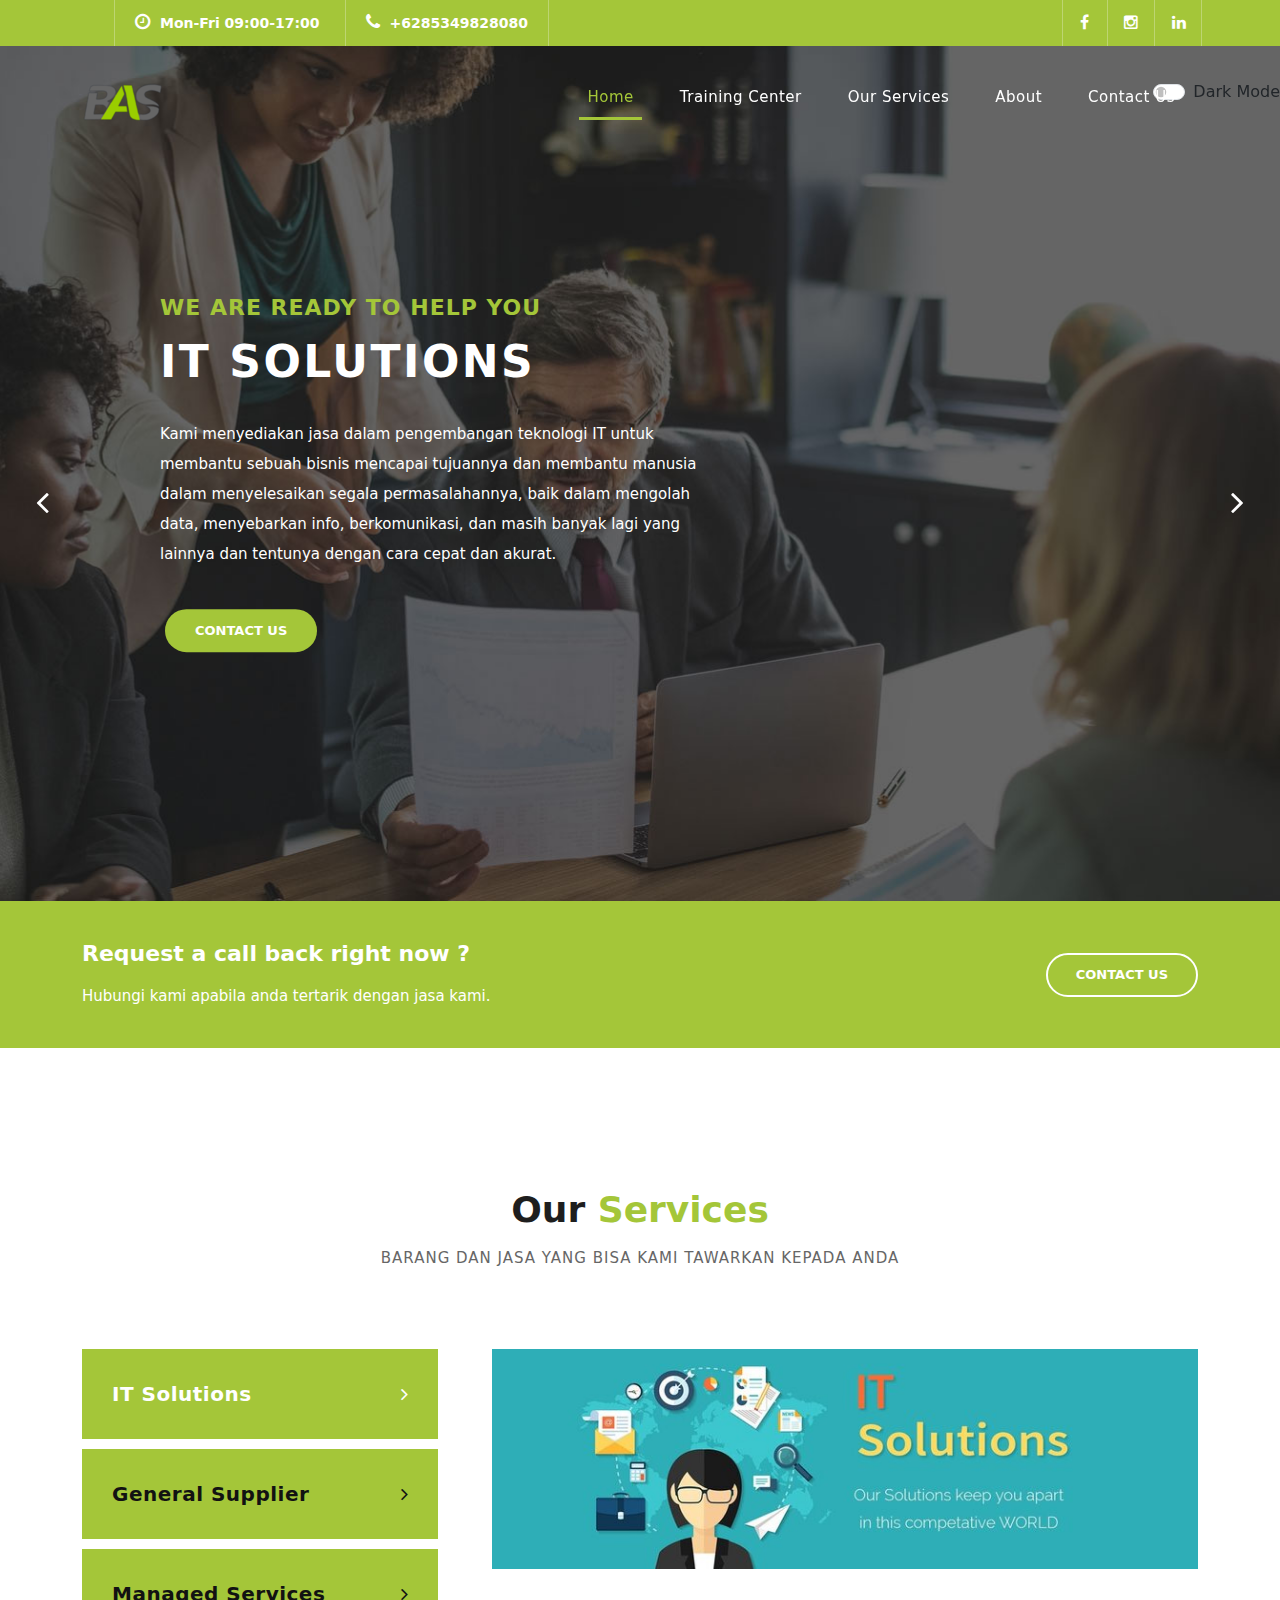
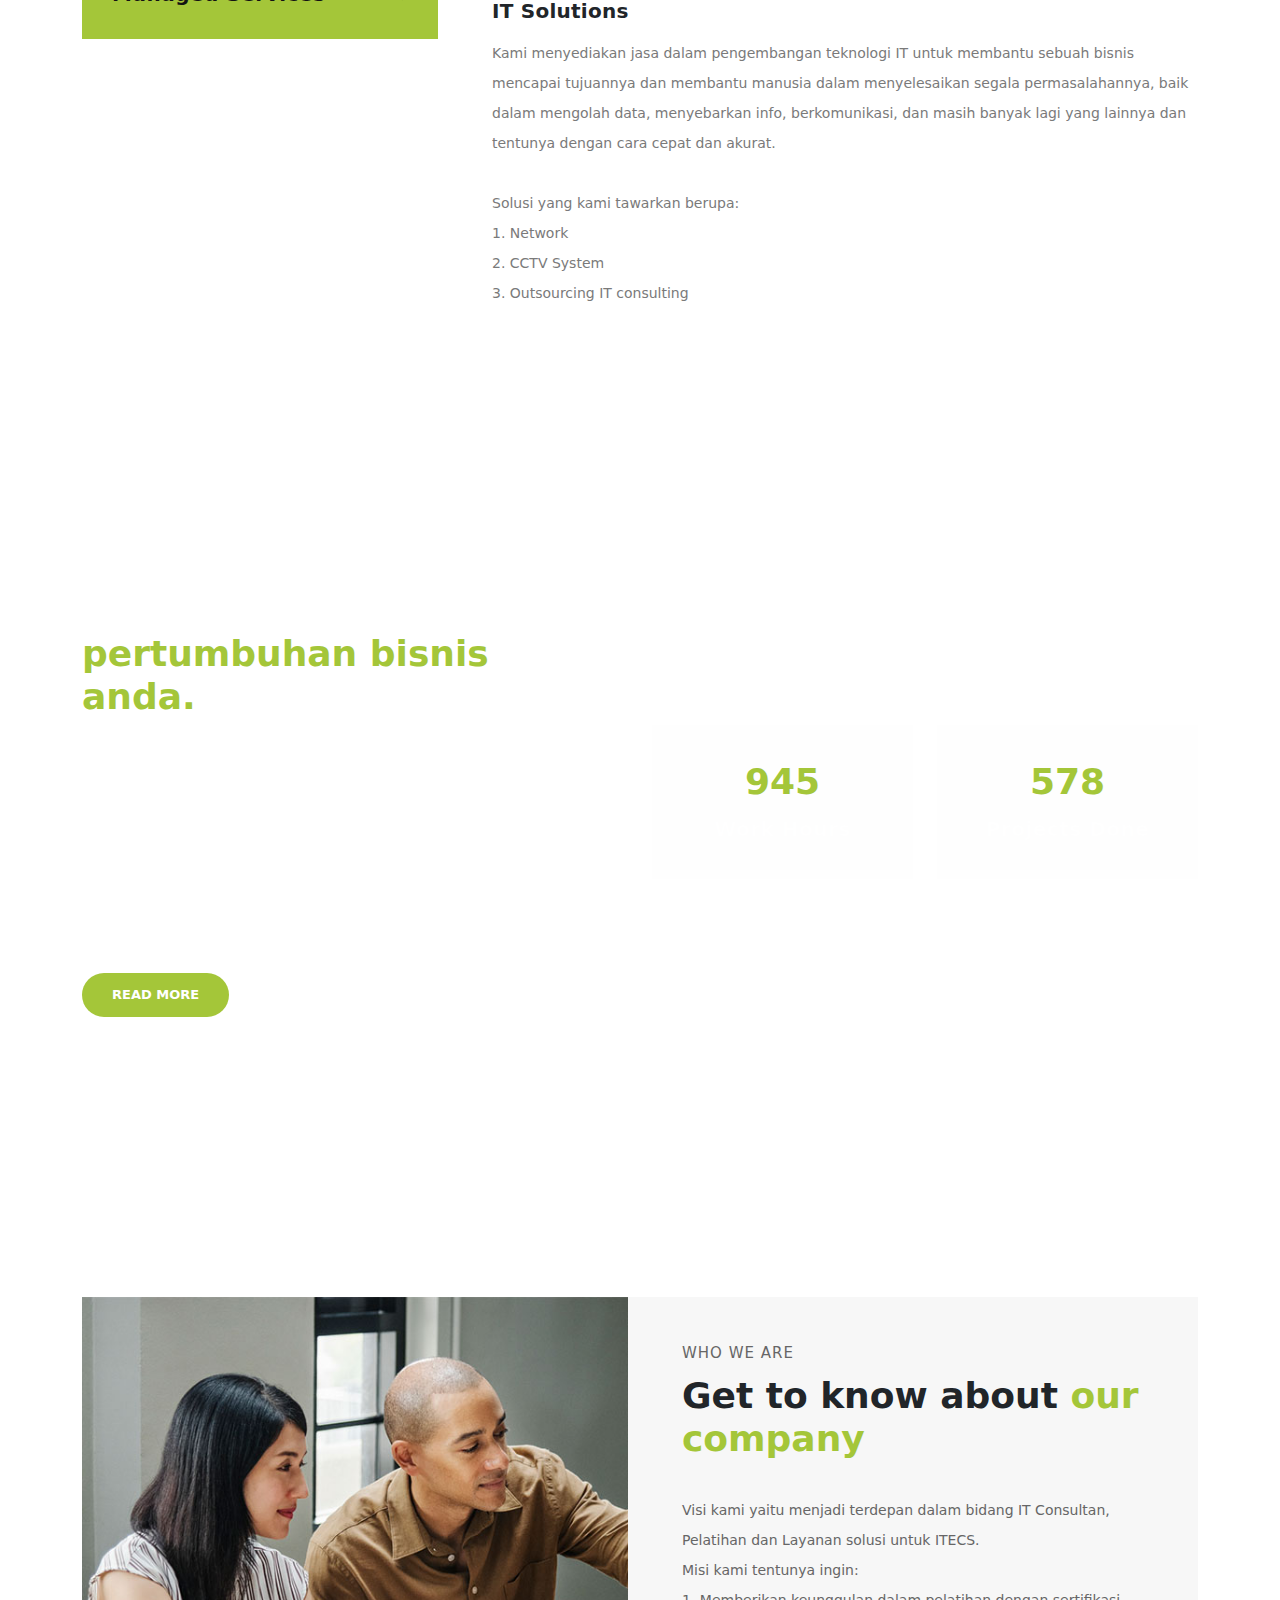
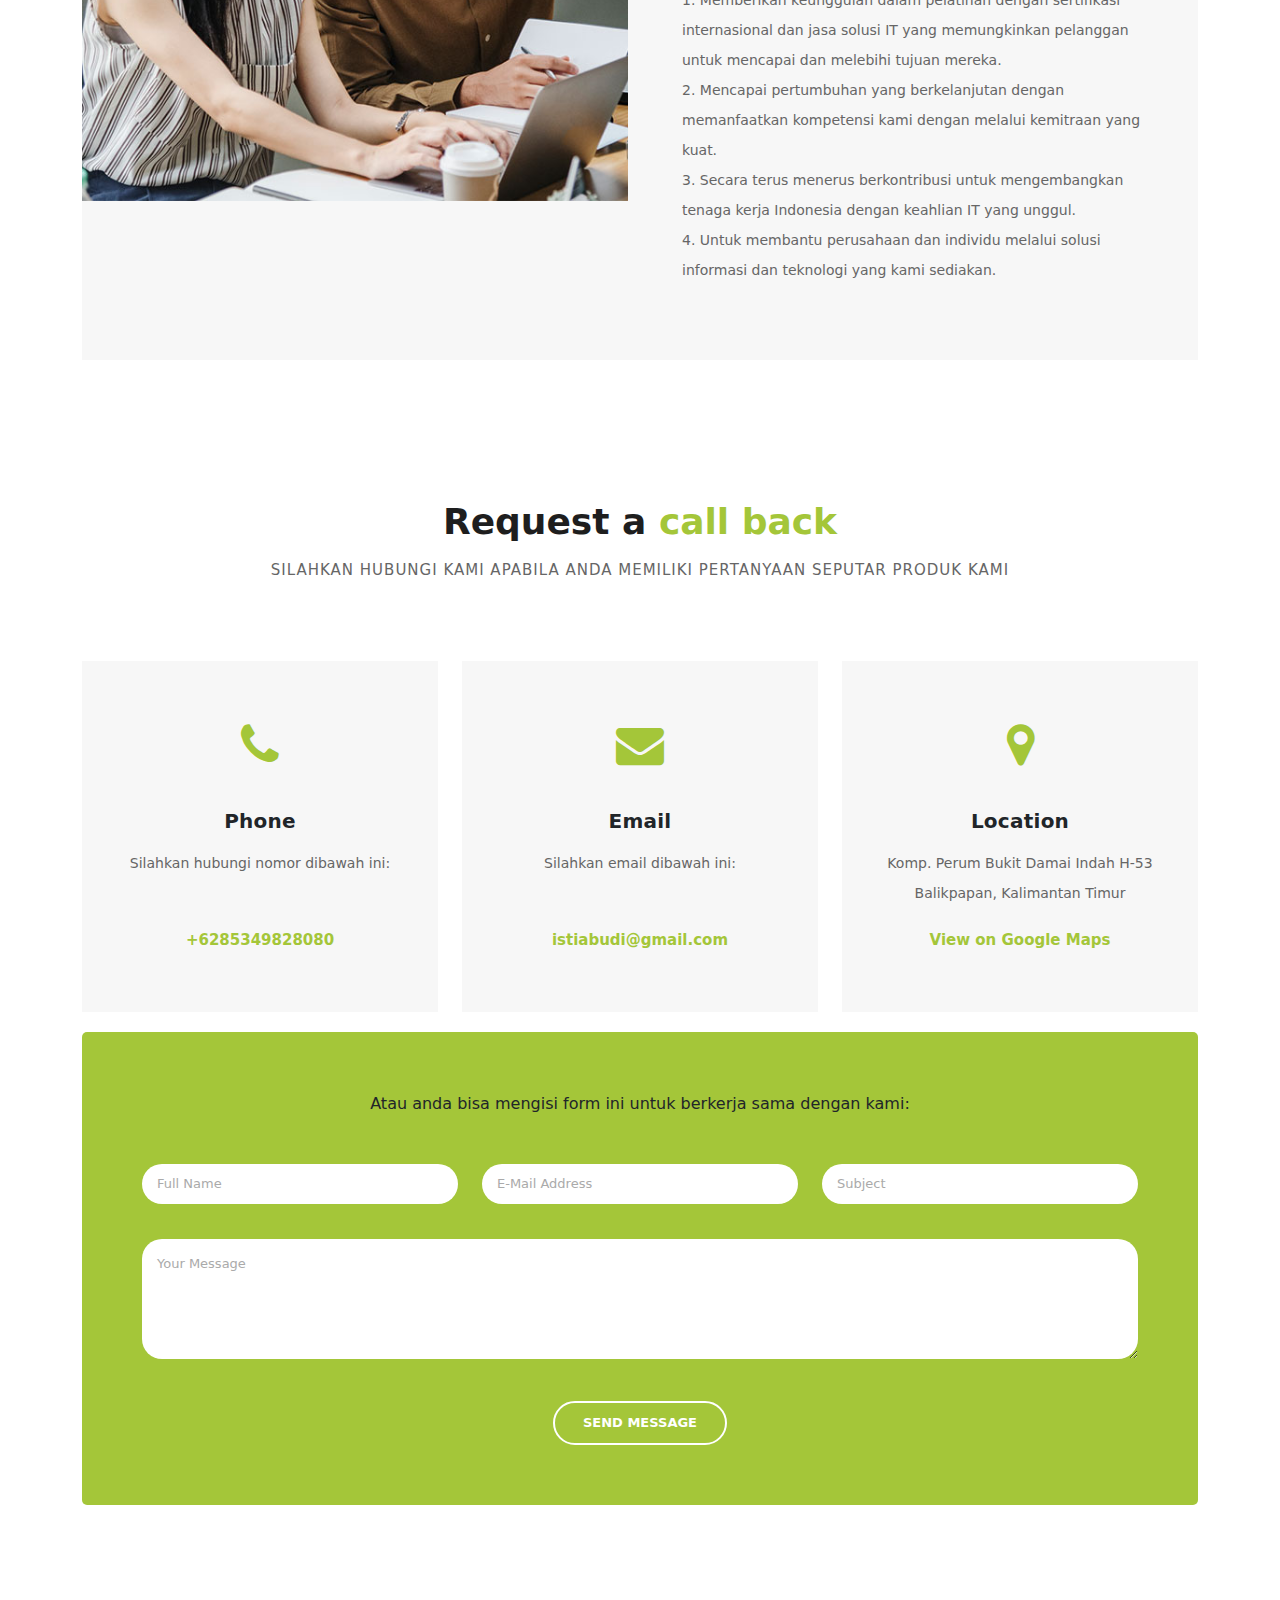
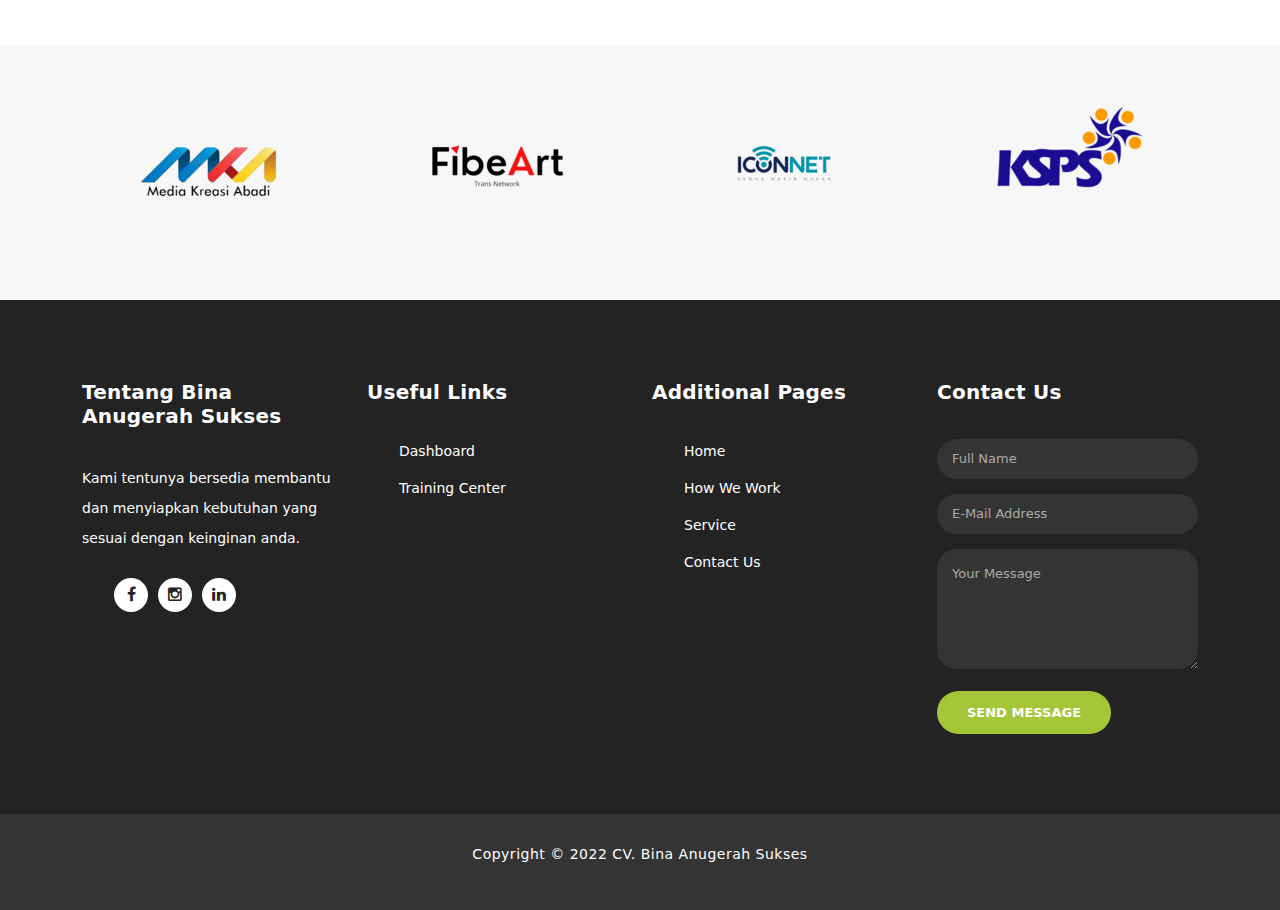
<file: business/index.html>
<!DOCTYPE html>
<html lang="en">

<head>

  <meta charset="utf-8">
  <meta name="viewport" content="width=device-width, initial-scale=1, shrink-to-fit=no">
  <meta name="description" content="">
  <meta name="author" content="TemplateMo">
  <link href="https://fonts.googleapis.com/css?family=Poppins:100,200,300,400,500,600,700,800,900&display=swap"
    rel="stylesheet">

  <title>BAS - Business Center</title>

  <!-- Bootstrap core CSS -->
  <link href="vendor/bootstrap/css/bootstrap.min.css" rel="stylesheet">

  <!-- Additional CSS Files -->
  <link rel="stylesheet" href="assets/css/fontawesome.css">
  <link rel="stylesheet" href="assets/css/templatemo-finance-business.css">
  <link rel="stylesheet" href="assets/css/owl.css">

  <link rel="icon" href="../img/bas.png">

  <link rel="stylesheet" href="assets/css/dark-mode.css">
  <link rel="stylesheet" href="https://cdn.jsdelivr.net/npm/bootstrap@5/dist/css/bootstrap.min.css">
</head>

<body>

  <!-- ***** Preloader Start ***** -->
  <div id="preloader">
    <div class="jumper">
      <div></div>
      <div></div>
      <div></div>
    </div>
  </div>
  <!-- ***** Preloader End ***** -->

  <!-- Header -->
  <div class="sub-header">
    <div class="container">
      <div class="row">
        <div class="col-md-8 col-xs-12">
          <ul class="left-info">
            <li><a href="#"><i class="fa fa-clock-o"></i>Mon-Fri 09:00-17:00</a></li>
            <li><a href="#"><i class="fa fa-phone"></i>+6285349828080</a></li>
          </ul>
        </div>
        <div class="col-md-4">
          <ul class="right-icons">
            <li><a href="https://www.facebook.com/binaanugerah.sukses"><i class="fa fa-facebook"></i></a></li>
            <li><a href="https://www.instagram.com/binaa.sukses/"><i class="fa fa-instagram"></i></a></li>
            <li><a href="#"><i class="fa fa-linkedin"></i></a></li>
          </ul>
        </div>
      </div>
    </div>
  </div>

  <header class="">
    <nav class="navbar navbar-expand-lg">
      <div class="container">
        <a class="navbar-brand" href="../index.html">
          <img src="assets/images/bas.png" alt="alternative">
        </a>
        <button class="navbar-toggler" type="button" data-toggle="collapse" data-target="#navbarResponsive"
          aria-controls="navbarResponsive" aria-expanded="false" aria-label="Toggle navigation">
          <span class="navbar-toggler-icon"></span>
        </button>
        <div class="collapse navbar-collapse" id="navbarResponsive">
          <ul class="navbar-nav ml-auto">
            <li class="nav-item active">
              <a class="nav-link" href="../index.html">Home
              </a>
            </li>
            <li class="nav-item">
              <a class="nav-link" href="../training/index.html">Training Center</a>
            </li>
            <li class="nav-item">
              <a class="nav-link" href="#services">Our Services</a>
            </li>
            <li class="nav-item">
              <a class="nav-link" href="#work">About</a>
            </li>
            <li class="nav-item">
              <a class="nav-link" href="#contact">Contact Us</a>
            </li>
          </ul>
        </div>
      </div>
      <div class="nav-link" style="position: absolute; right: 0;">
        <div class="form-check form-switch">
          <input type="checkbox" class="form-check-input" id="darkSwitch" />
          <label class="" for="darkSwitch">Dark Mode</label>
        </div>
      </div>
    </nav>
  </header>

  <!-- Page Content -->
  <!-- Banner Starts Here -->
  <div class="main-banner header-text" id="top">
    <div class="Modern-Slider">
      <!-- Item -->
      <div class="item item-1">
        <div class="img-fill">
          <div class="text-content">
            <h6>we are ready to help you</h6>
            <h4>IT Solutions</h4>
            <p>Kami menyediakan jasa dalam pengembangan teknologi IT untuk membantu sebuah bisnis mencapai tujuannya
              dan membantu manusia dalam menyelesaikan segala permasalahannya, baik dalam mengolah data, menyebarkan
              info, berkomunikasi, dan masih banyak lagi yang lainnya dan tentunya dengan cara cepat dan akurat.</p>
            <a href="contact.html" class="filled-button">contact us</a>
          </div>
        </div>
      </div>
      <!-- // Item -->
      <!-- Item -->
      <div class="item item-2">
        <div class="img-fill">
          <div class="text-content">
            <h6>we are here to support you</h6>
            <h4>General Supplier</h4>
            <p>Kami menyediakan kebutuhan dan pasokan barang berupa Fiber Optic dan barang telekomunikasi lainnya di
              bawah kontrak atau pembelian langsung untuk memenuhi kebutuhan bisnis.</p>
            <a href="services.html" class="filled-button">our services</a>
          </div>
        </div>
      </div>
      <!-- // Item -->
      <!-- Item -->
      <div class="item item-3">
        <div class="img-fill">
          <div class="text-content">
            <h6>we have a solid background</h6>
            <h4>Managed Services</h4>
            <p>Layanan yang dilakukan oleh kami untuk mengelola sistem atau infrastruktur yang di dalamnya mencakup
              mengelola sistem keamanan pada server, melakukan proses backup dan pengelolaan database, memantau
              kesehatan server, menyediakan sistem Mikrotik untuk customer service, dan lainnya.</p>
            <a href="about.html" class="filled-button">learn more</a>
          </div>
        </div>
      </div>
      <!-- // Item -->
    </div>
  </div>
  <!-- Banner Ends Here -->

  <div class="request-form">
    <div class="container">
      <div class="row">
        <div class="col-md-8">
          <h4>Request a call back right now ?</h4>
          <span>Hubungi kami apabila anda tertarik dengan jasa kami.</span>
        </div>
        <div class="col-md-4">
          <a href="#contact" class="border-button">Contact Us</a>
        </div>
      </div>
    </div>
  </div>

  <div class="single-services" id="services">
    <div class="container">
      <div class="row" id="tabs">
        <div class="col-md-12">
          <div class="section-heading">
            <h2>Our <em>Services</em></h2>
            <span>Barang dan Jasa yang bisa kami tawarkan kepada anda</span>
          </div>
        </div>
        <div class="col-md-4">
          <ul>
            <li><a href='#tabs-1'>IT Solutions <i class="fa fa-angle-right"></i></a></li>
            <li><a href='#tabs-2'>General Supplier <i class="fa fa-angle-right"></i></a></li>
            <li><a href='#tabs-3'>Managed Services <i class="fa fa-angle-right"></i></a></li>
          </ul>
        </div>
        <div class="col-md-8">
          <section class='tabs-content'>
            <article id='tabs-1'>
              <img src="assets/images/single_service_01.jpg" alt="">
              <h4>IT Solutions</h4>
              <p>Kami menyediakan jasa dalam pengembangan teknologi IT untuk membantu sebuah bisnis mencapai tujuannya
                dan membantu manusia dalam menyelesaikan segala permasalahannya, baik dalam mengolah data, menyebarkan
                info, berkomunikasi, dan masih banyak lagi yang lainnya dan tentunya dengan cara cepat dan akurat.
                <br><br>
                Solusi yang kami tawarkan berupa:
                <br>1. Network
                <br>2. CCTV System
                <br>3. Outsourcing IT consulting
              </p>
            </article>
            <article id='tabs-2'>
              <img src="assets/images/single_service_03.jpg" alt="">
              <h4>General Supplier</h4>
              <p>Persaingan di industri telekomunikasi semakin ketat. Industri ini dituntut untuk dapat menyediakan
                konten dan jasa informasi secara cepat, konsisten, dan akurat serta menggunakan teknologi mutakhir dan
                inovatif agar dapat mengingkatkan kepercayaan calon konsumen maupun target pendapatan perusahaan.
                Transformasi yang cepat di industri ini terjadi mulai dari sisi supply chain, aplikasi dan konten,
                jaringan hingga model bisnis yang diadopsi.
                <br><br>
                Barang yang kami sediakan berupa:
                <br>1. Fiber Optic
                <br>2. Telecommunication
              </p>
            </article>
            <article id='tabs-3'>
              <img src="assets/images/single_service_02.png" alt="">
              <h4>Managed Services</h4>
              <p>Layanan yang dilakukan oleh kami untuk mengelola sistem atau infrastruktur yang di dalamnya mencakup
                mengelola sistem keamanan pada server, melakukan proses backup dan pengelolaan database, memantau
                kesehatan server, menyediakan sistem Mikrotik untuk customer service, dan lainnya.
                <br><br>
                Kami hadir sebagai kepercayaan anda merupakan solusi bagi perusahaan anda yang dirancang untuk
                menyediakan layanan jaringan yang terkelola seperti:
                <br>1. Router
                <br>2. LAN
                <br>3. CCTV
                <br>4. PABX
              </p>
            </article>
          </section>
        </div>
      </div>
    </div>
  </div>

  <div class="fun-facts">
    <div class="container">
      <div class="row">
        <div class="col-md-6">
          <div class="left-content">
            <h2>Solusi kami untuk <em>pertumbuhan bisnis anda.</em></h2>
            <p>Selama 10 tahun lebih kami sudah melakukan kerja sama dan melayani setiap permintaan klien yang sudah
              percaya dengan kami untuk memajukan mengembangkan perusahaan klien.
              <br><br>Silahkan lihat lebih lanjut tentang barang dan jasa yang akan kami tawarkan kepada anda.
            </p>
            <a href="#services" class="filled-button">Read More</a>
          </div>
        </div>
        <div class="col-md-6 align-self-center">
          <div class="row">
            <div class="col-md-6">
              <div class="count-area-content">
                <div class="count-digit">945</div>
                <div class="count-title">Work Hours</div>
              </div>
            </div>
            <div class="col-md-6">
              <div class="count-area-content">
                <div class="count-digit">578</div>
                <div class="count-title">Projects Done</div>
              </div>
            </div>
          </div>
        </div>
      </div>
    </div>
  </div>

  <div class="more-info" id="work">
    <div class="container">
      <div class="row">
        <div class="col-md-12">
          <div class="more-info-content">
            <div class="row">
              <div class="col-md-6">
                <div class="left-image">
                  <img src="assets/images/more-info.jpg" alt="">
                </div>
              </div>
              <div class="col-md-6 align-self-center">
                <div class="right-content">
                  <span>Who we are</span>
                  <h2>Get to know about <em>our company</em></h2>
                  <p>Visi kami yaitu menjadi terdepan dalam bidang IT Consultan, Pelatihan dan Layanan solusi untuk
                    ITECS.<br>
                    Misi kami tentunya ingin:
                    <br>1. Memberikan keunggulan dalam pelatihan dengan sertifikasi internasional dan jasa solusi IT
                    yang memungkinkan pelanggan untuk mencapai dan melebihi tujuan mereka.
                    <br>2. Mencapai pertumbuhan yang berkelanjutan dengan memanfaatkan kompetensi kami dengan melalui
                    kemitraan yang kuat.
                    <br>3. Secara terus menerus berkontribusi untuk mengembangkan tenaga kerja Indonesia dengan keahlian
                    IT yang unggul.
                    <br>4. Untuk membantu perusahaan dan individu melalui solusi informasi dan teknologi yang kami
                    sediakan.
                  </p>
                </div>
              </div>
            </div>
          </div>
        </div>
      </div>
    </div>
  </div>

  <div class="callback-form contact-information">
    <div class="container">
      <div class="row">
        <div class="col-md-12">
          <div class="section-heading" id="contact">
            <h2>Request a <em>call back</em></h2>
            <span>Silahkan hubungi kami apabila anda memiliki pertanyaan seputar produk kami</span>
          </div>
        </div>
        <div class="col-md-4">
          <div class="contact-item">
            <i class="fa fa-phone"></i>
            <h4>Phone</h4>
            <p>Silahkan hubungi nomor dibawah ini:<br><br></p>
            <a href="tel:+6285349828080">+6285349828080</a>
          </div>
        </div>
        <div class="col-md-4">
          <div class="contact-item">
            <i class="fa fa-envelope"></i>
            <h4>Email</h4>
            <p>Silahkan email dibawah ini:<br><br></p>
            <a href="mailto:istiabudi@gmail.com">istiabudi@gmail.com</a>
          </div>
        </div>
        <div class="col-md-4">
          <div class="contact-item">
            <i class="fa fa-map-marker"></i>
            <h4>Location</h4>
            <p>Komp. Perum Bukit Damai Indah H-53 Balikpapan, Kalimantan Timur</p>
            <a href="https://goo.gl/maps/jnMf6wkHDK5MYG1d8">View on Google Maps</a>
          </div>
        </div>

        <div class="col-md-12" style="margin-top: 20px;">
          <div class="contact-form">
            <center>Atau anda bisa mengisi form ini untuk berkerja sama dengan kami:</center> <br><br>
            <form id="contact">
              <div class="row">
                <div class="col-lg-4 col-md-12 col-sm-12">
                  <fieldset>
                    <input name="name" type="text" class="form-control" id="name" placeholder="Full Name" required="">
                  </fieldset>
                </div>
                <div class="col-lg-4 col-md-12 col-sm-12">
                  <fieldset>
                    <input name="email" type="text" class="form-control" id="email" pattern="[^ @]*@[^ @]*"
                      placeholder="E-Mail Address" required="">
                  </fieldset>
                </div>
                <div class="col-lg-4 col-md-12 col-sm-12">
                  <fieldset>
                    <input name="subject" type="text" class="form-control" id="subject" placeholder="Subject"
                      required="">
                  </fieldset>
                </div>
                <div class="col-lg-12">
                  <fieldset>
                    <textarea name="message" rows="6" class="form-control" id="message" placeholder="Your Message"
                      required=""></textarea>
                  </fieldset>
                </div>
                <div class="col-lg-12">
                  <fieldset>
                    <button type="button" class="border-button" id="submitButton">Send Message</button>
                  </fieldset>
                </div>
              </div>
            </form>
          </div>
        </div>
      </div>
    </div>
  </div>

  <div class="partners">
    <div class="container">
      <div class="row">
        <div class="col-md-12">
          <div class="owl-partners owl-carousel">

            <div class="partner-item">
              <img src="assets/images/client-1.png" style="margin-top: 40px;" title="Media Kreasi Abadi" alt="1">
            </div>

            <div class="partner-item">
              <img src="assets/images/client-2.png" style="margin-top: 40px;" title="FibeArt" alt="2">
            </div>

            <div class="partner-item">
              <img src="assets/images/client-3.png" style="margin-top: 40px;" title="Iconnet" alt="3">
            </div>

            <div class="partner-item">
              <img src="assets/images/client-4.png" title="4" alt="4">
            </div>

            <div class="partner-item">
              <img src="assets/images/client-5.png" title="5" alt="5">
            </div>

          </div>
        </div>
      </div>
    </div>
  </div>


  <!-- Footer Starts Here -->
  <footer>
    <div class="container">
      <div class="row">
        <div class="col-md-3 footer-item">
          <h4>Tentang Bina Anugerah Sukses</h4>
          <p>Kami tentunya bersedia membantu dan menyiapkan kebutuhan yang sesuai dengan keinginan anda.</p>
          <ul class="social-icons">
            <li><a rel="nofollow" href="https://www.facebook.com/binaanugerah.sukses" target="_blank"><i
                  class="fa fa-facebook"></i></a>
            </li>
            <li><a href="https://www.instagram.com/binaa.sukses/"><i class="fa fa-instagram"></i></a></li>
            <li><a href="#"><i class="fa fa-linkedin"></i></a></li>
          </ul>
        </div>
        <div class="col-md-3 footer-item">
          <h4>Useful Links</h4>
          <ul class="menu-list">
            <li><a href="../index.html">Dashboard</a></li>
            <li><a href="../training/index.html">Training Center</a></li>
          </ul>
        </div>
        <div class="col-md-3 footer-item">
          <h4>Additional Pages</h4>
          <ul class="menu-list">
            <li><a href="#top">Home</a></li>
            <li><a href="#work">How We Work</a></li>
            <li><a href="#service">Service</a></li>
            <li><a href="contact.html">Contact Us</a></li>
          </ul>
        </div>
        <div class="col-md-3 footer-item last-item">
          <h4>Contact Us</h4>
          <div class="contact-form">
            <form id="contact footer-contact" action="" method="post">
              <div class="row">
                <div class="col-lg-12 col-md-12 col-sm-12">
                  <fieldset>
                    <input name="name" type="text" class="form-control" id="name" placeholder="Full Name" required="">
                  </fieldset>
                </div>
                <div class="col-lg-12 col-md-12 col-sm-12">
                  <fieldset>
                    <input name="email" type="text" class="form-control" id="email" pattern="[^ @]*@[^ @]*"
                      placeholder="E-Mail Address" required="">
                  </fieldset>
                </div>
                <div class="col-lg-12">
                  <fieldset>
                    <textarea name="message" rows="6" class="form-control" id="message" placeholder="Your Message"
                      required=""></textarea>
                  </fieldset>
                </div>
                <div class="col-lg-12">
                  <fieldset>
                    <button type="submit" id="form-submit" class="filled-button">Send Message</button>
                  </fieldset>
                </div>
              </div>
            </form>
          </div>
        </div>
      </div>
    </div>
  </footer>

  <div class="sub-footer">
    <div class="container">
      <div class="row">
        <div class="col-md-12">
          <p>Copyright &copy; 2022 CV. Bina Anugerah Sukses
          </p>
        </div>
      </div>
    </div>
  </div>

  <!-- Bootstrap core JavaScript -->
  <script src="vendor/jquery/jquery.min.js"></script>
  <script src="vendor/bootstrap/js/bootstrap.bundle.min.js"></script>

  <!-- Additional Scripts -->
  <script src="assets/js/custom.js"></script>
  <script src="assets/js/owl.js"></script>
  <script src="assets/js/slick.js"></script>
  <script src="assets/js/accordions.js"></script>
  <script src="assets/js/dark-mode-switch.min.js"></script>
  <script src="assets/js/dark-mode-switch.js"></script>

  <script language="text/Javascript">
    cleared[0] = cleared[1] = cleared[2] = 0; //set a cleared flag for each field
    function clearField(t) {                   //declaring the array outside of the
      if (!cleared[t.id]) {                      // function makes it static and global
        cleared[t.id] = 1;  // you could use true and false, but that's more typing
        t.value = '';         // with more chance of typos
        t.style.color = '#fff';
      }
    }
  </script>

  <script>

    $(document).ready(function () {

      $("#submitButton").on('click', function () {
        /* Inputan Formulir */
        var name = $("#name").val(),
          email = $("#email").val(),
          subject = $("#subject").val(),
          message = $("#message").val();

        /* Pengaturan Whatsapp */
        var walink = 'https://web.whatsapp.com/send',
          phone = '6285349828080',
          text = 'Halo saya ingin bertanya. Berikut data diri saya:';

        /* Smartphone Support */
        if (/Android|webOS|iPhone|iPad|iPod|BlackBerry|IEMobile|Opera Mini/i.test(navigator.userAgent)) {
          var walink = 'whatsapp://send';
        }

        if (name != "" && email != "" && subject != "" && message != "") {
          var validateEmail = (email) => {
            return email.match(
              /^(([^<>()[\]\\.,;:\s@\"]+(\.[^<>()[\]\\.,;:\s@\"]+)*)|(\".+\"))@((\[[0-9]{1,3}\.[0-9]{1,3}\.[0-9]{1,3}\.[0-9]{1,3}\])|(([a-zA-Z\-0-9]+\.)+[a-zA-Z]{2,}))$/
            );
          };

          if (validateEmail(email)) {
            /* Whatsapp URL */
            var checkout_whatsapp = walink + '?phone=' + phone + '&text=' + text + '%0A%0A' +
              'Nama : ' + name + '%0A' +
              'Alamat Email : ' + email + '%0A' +
              'Subject : ' + subject + '%0A' +
              'Message : ' + message + '%0A';

            /* Whatsapp Window Open */
            window.open(checkout_whatsapp, '_blank');
            alert("Pesan telah terkirim. Silahkan tunggu konfirmasi dari Admin.");
          } else {
            alert("Format email yang anda masukan tidak valid.");
          }
        } else {
          alert("Isi formulir diatas terlebih dahulu.");
        }
      });

    });

  </script>

</body>

</html>
</file>
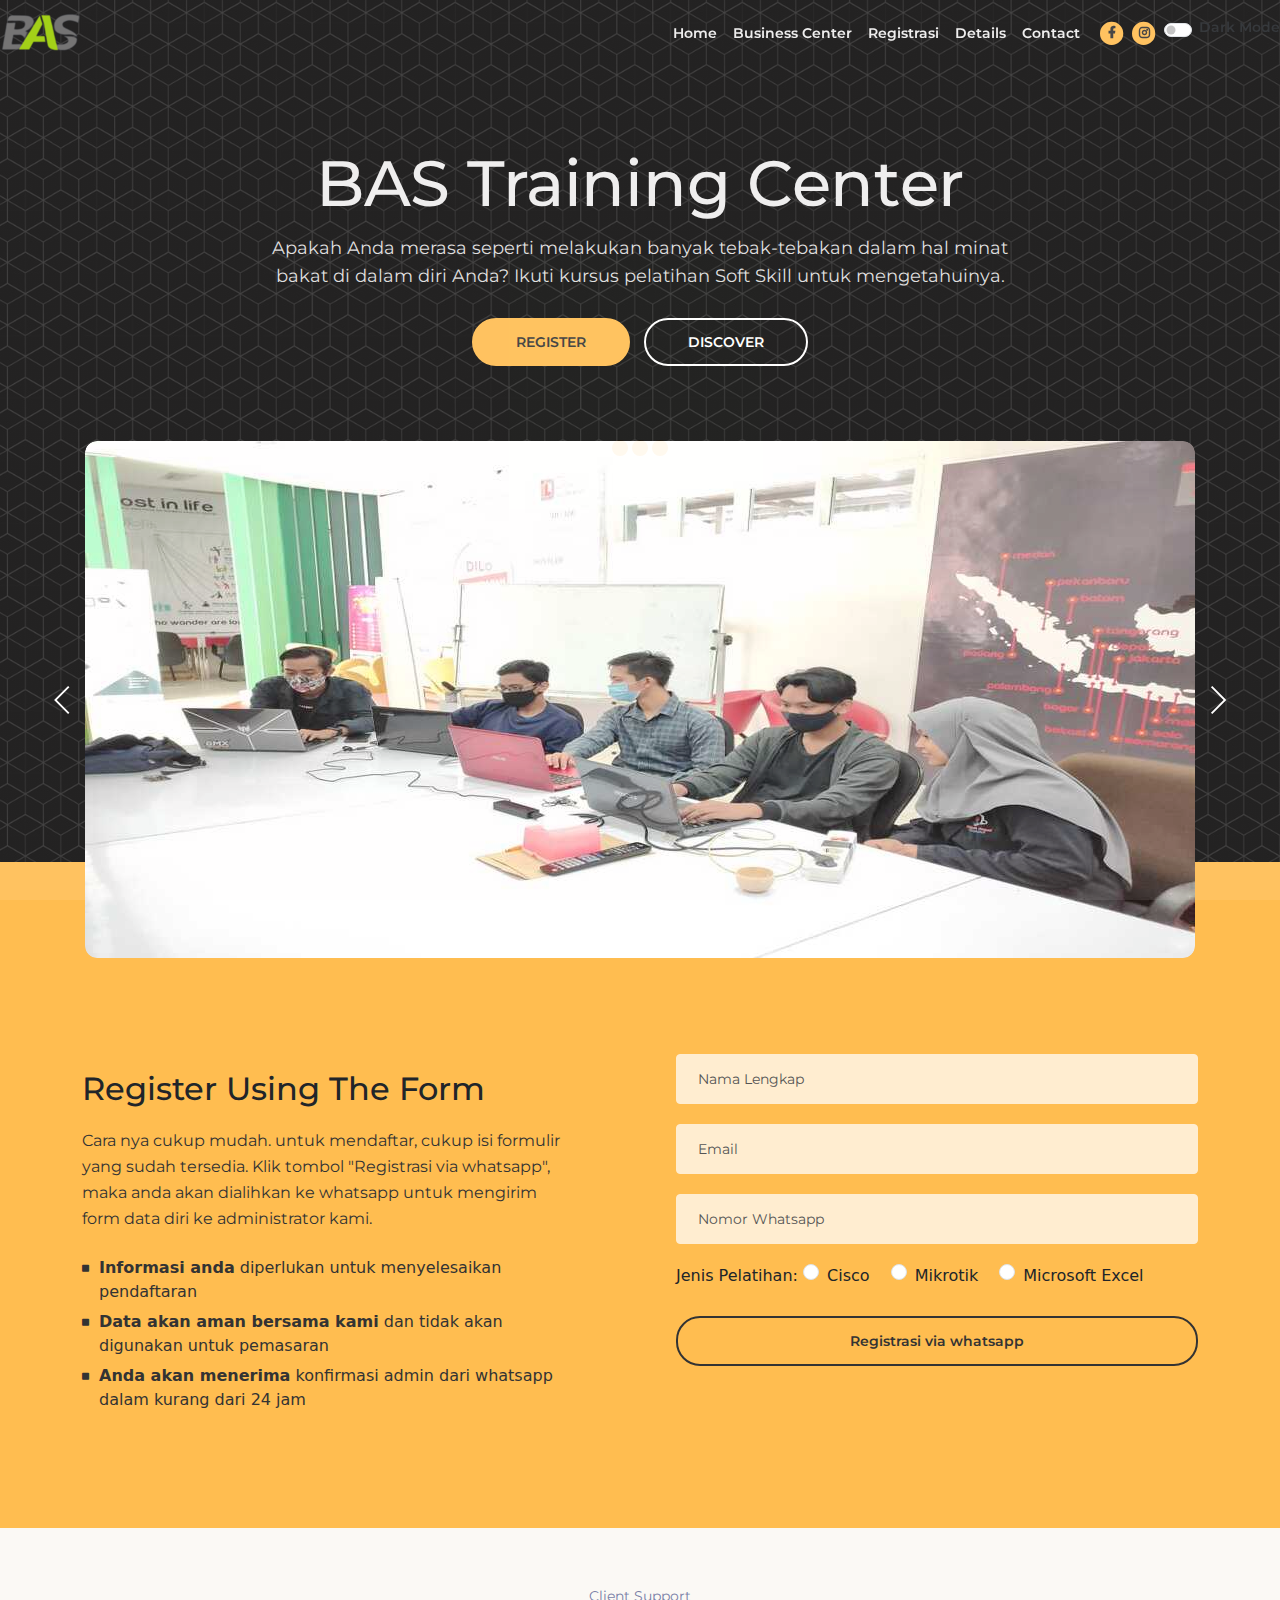
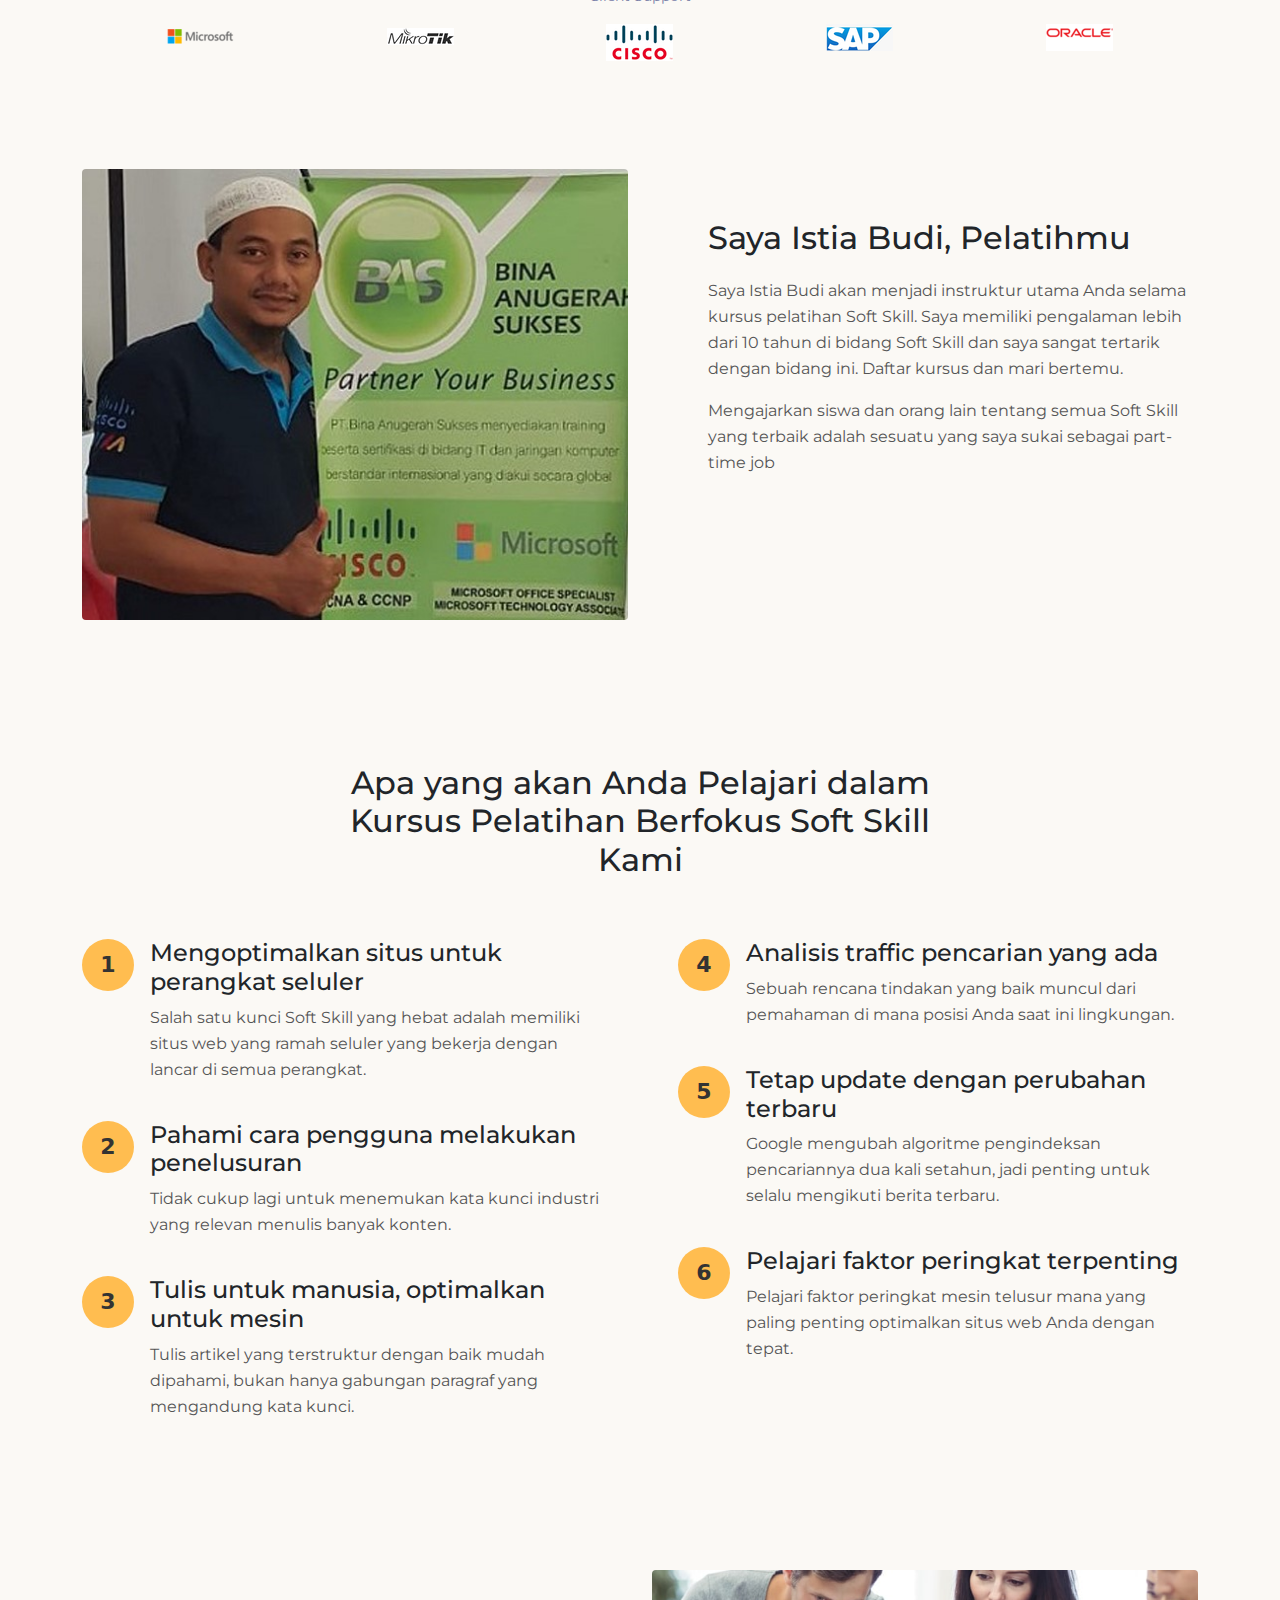
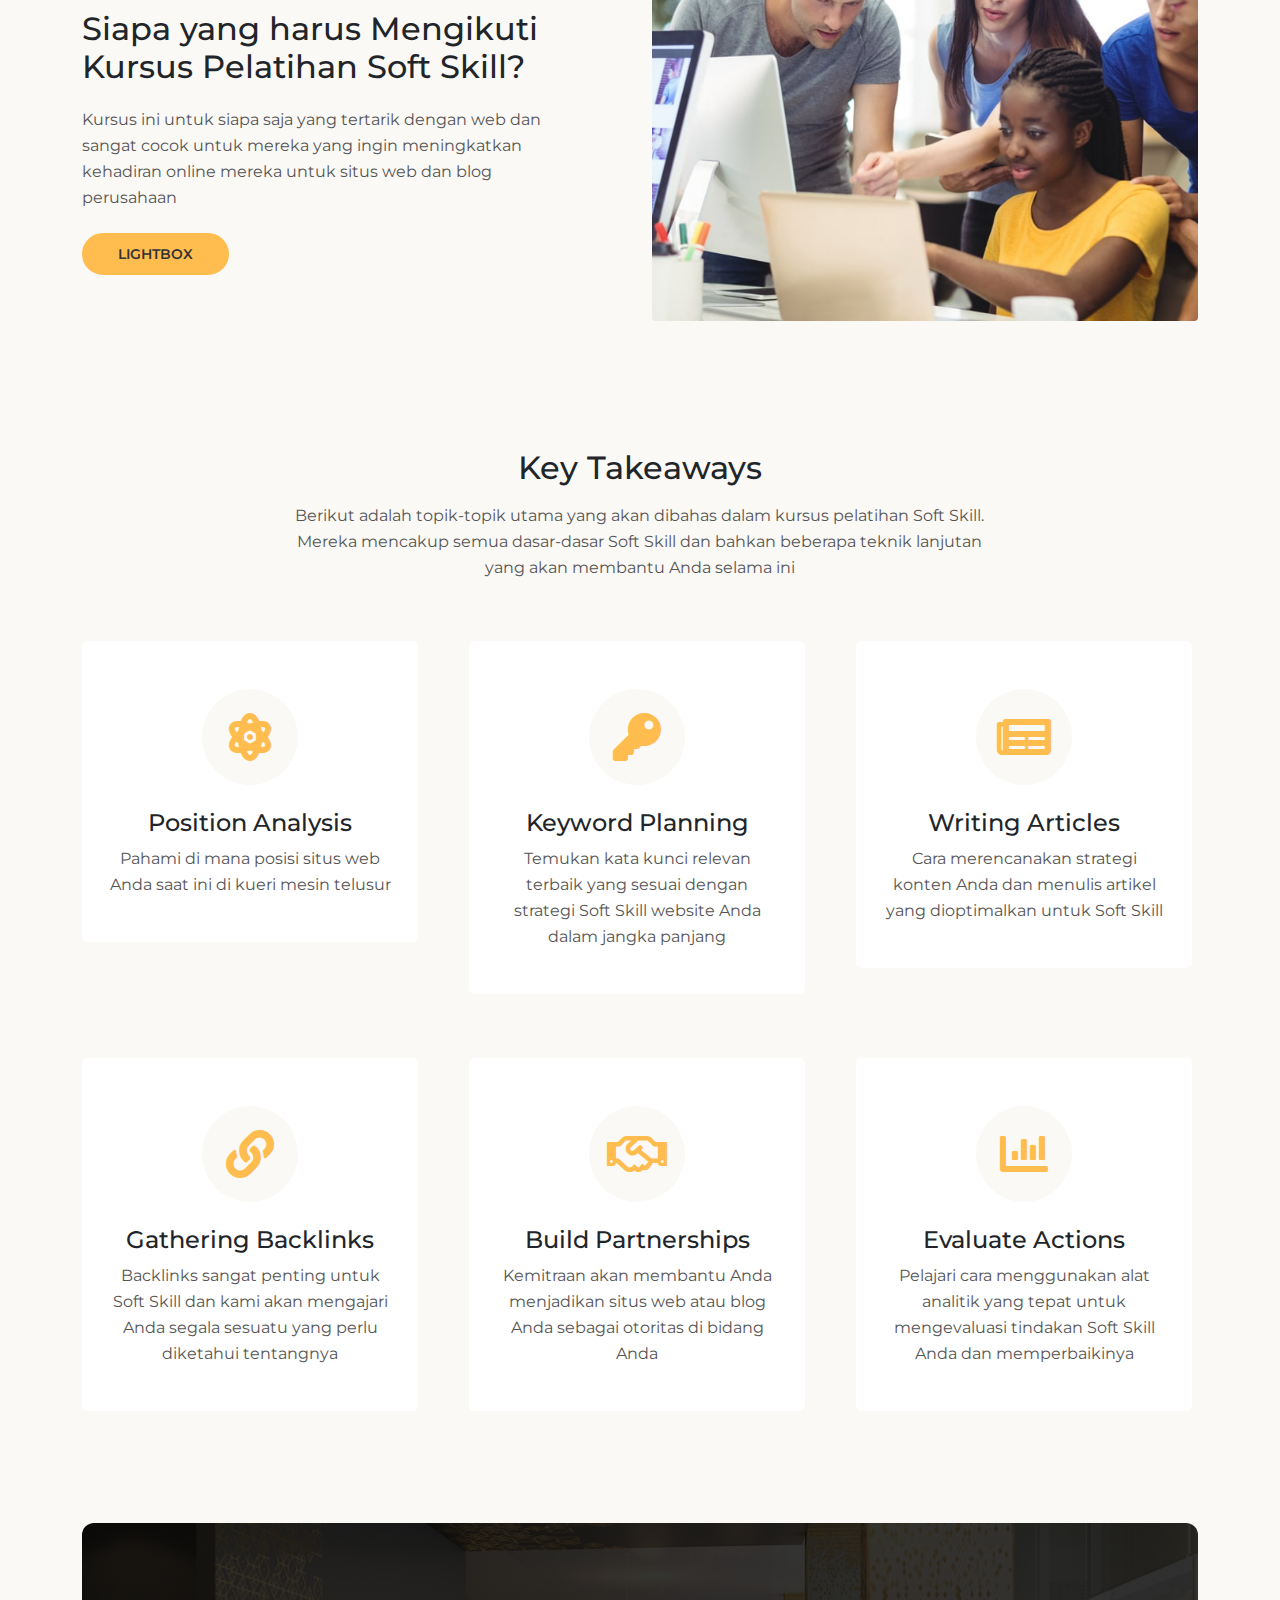
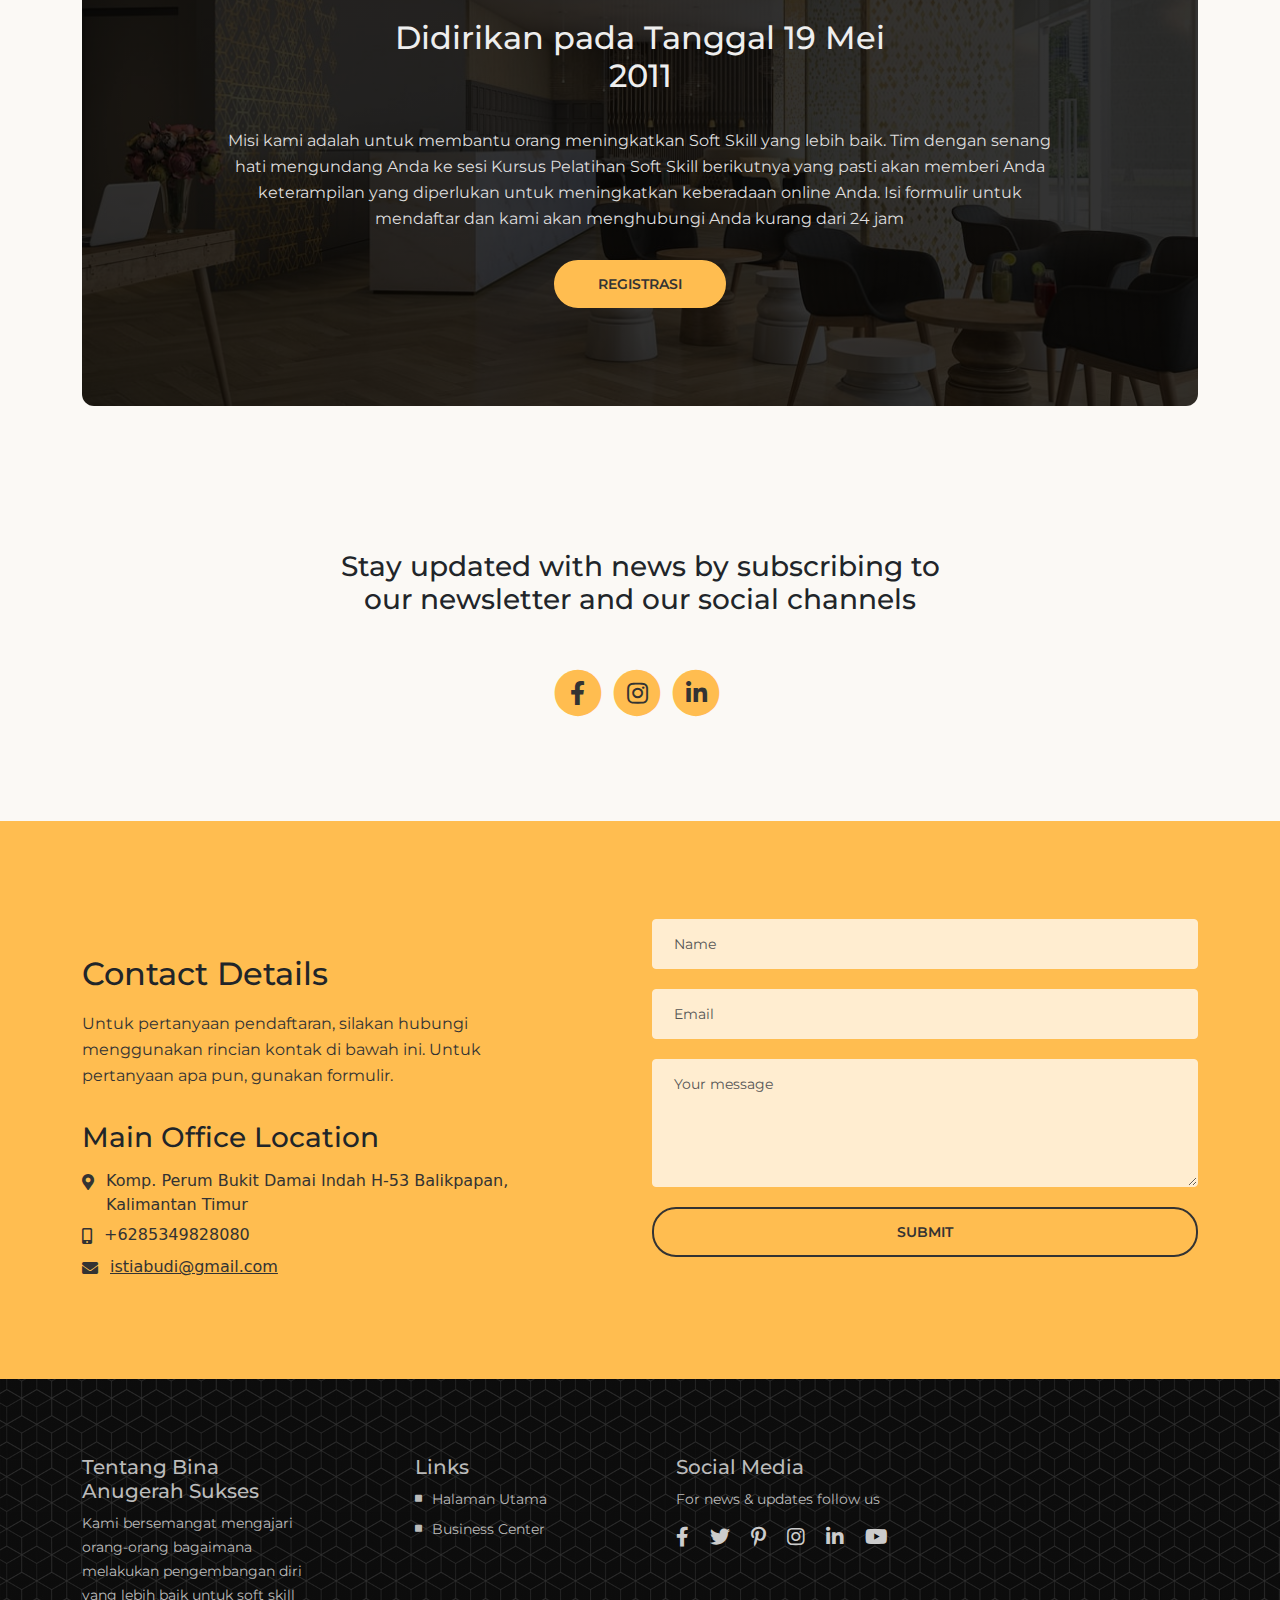
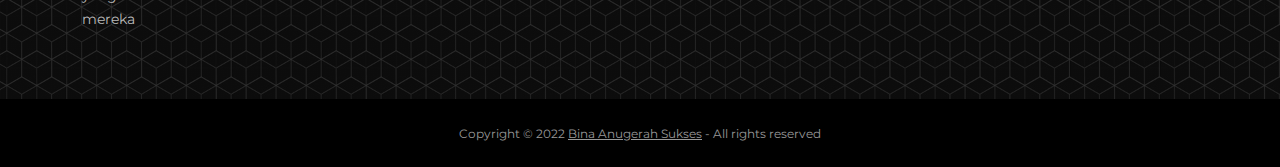
<file: training/index.html>
<!DOCTYPE html>
<html lang="en">
  <head>
    <meta charset="utf-8" />
    <meta
      name="viewport"
      content="width=device-width, initial-scale=1, shrink-to-fit=no"
    />

    <!-- SEO Meta Tags -->
    <meta
      name="description"
      content="Landing page template built with HTML and Bootstrap 4 for presenting training courses, classes, workshops and for convincing visitors to register using the form."
    />
    <meta name="author" content="Inovatik" />

    <!-- OG Meta Tags to improve the way the post looks when you share the page on LinkedIn, Facebook, Google+ -->
    <meta property="og:site_name" content="" />
    <!-- website name -->
    <meta property="og:site" content="" />
    <!-- website link -->
    <meta property="og:title" content="" />
    <!-- title shown in the actual shared post -->
    <meta property="og:description" content="" />
    <!-- description shown in the actual shared post -->
    <meta property="og:image" content="" />
    <!-- image link, make sure it's jpg -->
    <meta property="og:url" content="" />
    <!-- where do you want your post to link to -->
    <meta property="og:type" content="article" />

    <!-- Website Title -->
    <title>BAS - Training Course Landing Page</title>

    <!-- Styles -->
    <link
      href="https://fonts.googleapis.com/css?family=Montserrat:400,400i,600,700,700i&display=swap"
      rel="stylesheet"
    />
    <link href="css/bootstrap.css" rel="stylesheet" />
    <link href="css/fontawesome-all.css" rel="stylesheet" />
    <link href="css/swiper.css" rel="stylesheet" />
    <link href="css/magnific-popup.css" rel="stylesheet" />
    <link href="css/styles.css" rel="stylesheet" />

    <script
      type="text/javascript"
      src="https://code.jquery.com/jquery-1.12.4.min.js"
    ></script>
    <script
      type="text/javascript"
      src="https://stackpath.bootstrapcdn.com/bootstrap/3.4.1/js/bootstrap.min.js"
    ></script>
    <!-- Favicon  -->
    <link rel="icon" href="../img/bas.png" />
    <link rel="stylesheet" href="css/dark-mode.css" />
    <link
      rel="stylesheet"
      href="https://cdn.jsdelivr.net/npm/bootstrap@5/dist/css/bootstrap.min.css"
    />
  </head>

  <body data-spy="scroll" data-target=".fixed-top">
    <!-- Navigation -->
    <nav class="navbar navbar-expand-lg navbar-dark navbar-custom fixed-top">
      <!-- Preloader -->
      <div class="spinner-wrapper">
        <div class="spinner">
          <div class="bounce1"></div>
          <div class="bounce2"></div>
          <div class="bounce3"></div>
        </div>
      </div>
      <!-- end of preloader -->

      <!-- Text Logo - Use this if you don't have a graphic logo -->
      <!-- <a class="navbar-brand logo-text page-scroll" href="index.html">Corso</a> -->

      <!-- Image Logo -->
      <!-- <div id="logo" class="pull-left navbar-brand logo-image">
            <img src="../img/bas.png" height="40" width="80" />
        </div> -->
      <a class="navbar-brand" href="../index.html">
        <img src="images/bas.png" alt="alternative" />
      </a>

      <!-- Mobile Menu Toggle Button -->
      <button
        class="navbar-toggler"
        type="button"
        data-toggle="collapse"
        data-target="#navbarsExampleDefault"
        aria-controls="navbarsExampleDefault"
        aria-expanded="false"
        aria-label="Toggle navigation"
      >
        <span class="navbar-toggler-awesome fas fa-bars"></span>
        <span class="navbar-toggler-awesome fas fa-times"></span>
      </button>
      <!-- end of mobile menu toggle button -->

      <div class="collapse navbar-collapse" id="navbarsExampleDefault">
        <ul class="navbar-nav ml-auto">
          <li class="nav-item">
            <a class="nav-link page-scroll" href="../index.html"
              >Home <span class="sr-only">(current)</span></a
            >
          </li>
          <li class="nav-item">
            <a class="nav-link page-scroll" href="../business/index.html"
              >Business Center</a
            >
          </li>
          <li class="nav-item">
            <a class="nav-link page-scroll" href="#register"
              >Registrasi <span class="sr-only">(current)</span></a
            >
          </li>
          <li class="nav-item">
            <a class="nav-link page-scroll" href="#description">Details</a>
          </li>
          <li class="nav-item">
            <a class="nav-link page-scroll" href="#contact">Contact</a>
          </li>
        </ul>
        <span class="nav-item social-icons">
          <span class="fa-stack">
            <a href="https://www.facebook.com/binaanugerah.sukses">
              <i class="fas fa-circle fa-stack-2x"></i>
              <i class="fab fa-facebook-f fa-stack-1x"></i>
            </a>
          </span>
          <span class="fa-stack">
            <a href="https://www.instagram.com/binaa.sukses/">
              <i class="fas fa-circle fa-stack-2x"></i>
              <i class="fab fa-instagram fa-stack-1x"></i>
            </a>
          </span>
        </span>
        <div class="nav-link">
          <div class="form-check form-switch">
            <input type="checkbox" class="form-check-input" id="darkSwitch" />
            <label class="" for="darkSwitch">Dark Mode</label>
          </div>
        </div>
      </div>
    </nav>
    <!-- end of navbar -->
    <!-- end of navigation -->

    <!-- Header -->
    <header id="header" class="header">
      <div class="container">
        <div class="row">
          <div class="col-lg-12">
            <div class="text-container">
              <h1>BAS Training Center</h1>
              <p class="p-large">
                Apakah Anda merasa seperti melakukan banyak tebak-tebakan dalam
                hal minat bakat di dalam diri Anda? Ikuti kursus pelatihan Soft
                Skill untuk mengetahuinya.
              </p>
              <a class="btn-solid-lg page-scroll" href="#register">REGISTER</a>
              <a class="btn-outline-lg page-scroll" href="#instructor"
                >DISCOVER</a
              >
            </div>
            <!-- end of text-container -->
          </div>
          <!-- end of col -->
        </div>
        <!-- end of row -->
      </div>
      <!-- end of container -->

      <!-- Image Slider -->
      <div class="outer-container">
        <div class="slider-container">
          <div class="swiper-container image-slider-1">
            <div class="swiper-wrapper">
              <!-- Slide -->
              <div class="swiper-slide">
                <img class="img-fluid" src="images/1.png" alt="alternative" />
              </div>
              <!-- end of slide -->

              <!-- Slide -->
              <div class="swiper-slide">
                <img class="img-fluid" src="images/2.png" alt="alternative" />
              </div>
              <!-- end of slide -->

              <!-- Slide -->
              <div class="swiper-slide">
                <img class="img-fluid" src="images/3.png" alt="alternative" />
              </div>
              <!-- end of slide -->
            </div>
            <!-- end of swiper-wrapper -->

            <!-- Add Arrows -->
            <div class="swiper-button-next"></div>
            <div class="swiper-button-prev"></div>
            <!-- end of add arrows -->
          </div>
          <!-- end of swiper-container -->
        </div>
        <!-- end of slider-container -->
      </div>
      <!-- end of outer-container -->
      <!-- end of image slider -->
    </header>
    <!-- end of header -->
    <!-- end of header -->

    <!-- Registration -->
    <div id="register" class="form-1">
      <div class="container">
        <div class="row">
          <div class="col-lg-6">
            <div class="text-container">
              <h2>Register Using The Form</h2>
              <p>
                Cara nya cukup mudah. untuk mendaftar, cukup isi formulir yang
                sudah tersedia. Klik tombol "Registrasi via whatsapp", maka anda
                akan dialihkan ke whatsapp untuk mengirim form data diri ke
                administrator kami.
              </p>
              <ul class="list-unstyled li-space-lg">
                <li class="media">
                  <i class="fas fa-square"></i>
                  <div class="media-body">
                    <strong>Informasi anda</strong> diperlukan untuk
                    menyelesaikan pendaftaran
                  </div>
                </li>
                <li class="media">
                  <i class="fas fa-square"></i>
                  <div class="media-body">
                    <strong>Data akan aman bersama kami</strong> dan tidak akan
                    digunakan untuk pemasaran
                  </div>
                </li>
                <li class="media">
                  <i class="fas fa-square"></i>
                  <div class="media-body">
                    <strong>Anda akan menerima</strong> konfirmasi admin dari
                    whatsapp dalam kurang dari 24 jam
                  </div>
                </li>
              </ul>
            </div>
            <!-- end of text-container -->
          </div>
          <!-- end of col -->
          <div class="col-lg-6">
            <!-- Registration Form -->
            <div class="form-container">
              <form
                method=""
                onsubmit="validasiEmail();"
                name="formInput"
                data-toggle="validator"
                data-focus="false"
              >
                <div class="form-group">
                  <input
                    type="text"
                    class="form-control-input"
                    id="name"
                    name="name"
                    required
                  />
                  <label class="label-control" for="name">Nama Lengkap</label>
                  <div class="help-block with-errors"></div>
                </div>
                <div class="form-group">
                  <input
                    type="email"
                    class="form-control-input"
                    id="email"
                    name="email"
                    required
                  />
                  <label class="label-control" for="email">Email</label>
                  <div class="help-block with-errors"></div>
                </div>
                <div class="form-group">
                  <input
                    type="text"
                    class="form-control-input"
                    id="phone"
                    name="phone"
                    required
                  />
                  <label class="label-control" for="phone"
                    >Nomor Whatsapp</label
                  >
                  <div class="help-block with-errors"></div>
                </div>
                <div class="form-group">
                  <label for="">Jenis Pelatihan:</label>
                  <div class="form-check form-check-inline">
                    <input
                      class="form-check-input"
                      type="radio"
                      name="product"
                      id="inlineRadio1"
                      value="Cisco"
                      required
                    />
                    <label class="form-check-label" for="inlineRadio1"
                      >Cisco</label
                    >
                  </div>
                  <div class="form-check form-check-inline">
                    <input
                      class="form-check-input"
                      type="radio"
                      name="product"
                      id="inlineRadio2"
                      value="Mikrotik"
                      required
                    />
                    <label class="form-check-label" for="inlineRadio2"
                      >Mikrotik</label
                    >
                  </div>
                  <div class="form-check form-check-inline">
                    <input
                      class="form-check-input"
                      type="radio"
                      name="product"
                      id="inlineRadio1"
                      value="Microsoft Excel"
                      required
                    />
                    <label class="form-check-label" for="inlineRadio1"
                      >Microsoft Excel</label
                    >
                  </div>
                  <div class="help-block with-errors"></div>
                </div>
                <div class="form-group">
                  <button type="submit" class="form-control-submit-button send">
                    Registrasi via whatsapp
                  </button>
                </div>
                <div class="form-message">
                  <div id="rmsgSubmit" class="h3 text-center hidden"></div>
                </div>
              </form>
              <script type="text/javascript">
                $(document).on('click', '.send', function () {
                  /* Inputan Formulir */
                  var input_name = $('#name').val(),
                    input_email = $('#email').val(),
                    input_phone = $('#phone').val(),
                    input_product = $('input[name="product"]:checked').val();

                  /* Pengaturan Whatsapp */
                  var walink = 'https://web.whatsapp.com/send',
                    phone = '6285349828080',
                    text =
                      'Halo saya ingin mendaftarkan diri untuk mengikuti pelatihan. Berikut data diri saya:';

                  /* Smartphone Support */
                  if (
                    /Android|webOS|iPhone|iPad|iPod|BlackBerry|IEMobile|Opera Mini/i.test(
                      navigator.userAgent
                    )
                  ) {
                    var walink = 'whatsapp://send';
                  }

                  if (
                    input_name != '' &&
                    input_email != '' &&
                    input_phone != '' &&
                    input_product != ''
                  ) {
                    var validateEmail = (email) => {
                      return email.match(
                        /^(([^<>()[\]\\.,;:\s@\"]+(\.[^<>()[\]\\.,;:\s@\"]+)*)|(\".+\"))@((\[[0-9]{1,3}\.[0-9]{1,3}\.[0-9]{1,3}\.[0-9]{1,3}\])|(([a-zA-Z\-0-9]+\.)+[a-zA-Z]{2,}))$/
                      );
                    };

                    if (validateEmail(input_email)) {
                      /* Whatsapp URL */
                      var checkout_whatsapp =
                        walink +
                        '?phone=' +
                        phone +
                        '&text=' +
                        text +
                        '%0A%0A' +
                        'Nama : ' +
                        input_name +
                        '%0A' +
                        'Alamat Email : ' +
                        input_email +
                        '%0A' +
                        'Nomor Whatsapp : ' +
                        input_phone +
                        '%0A' +
                        'Pelatihan : ' +
                        input_product +
                        '%0A';

                      /* Whatsapp Window Open */
                      window.open(checkout_whatsapp, '_blank');
                      alert(
                        'Anda telah berhasil mendaftar. Silahkan tunggu konfirmasi dari Admin.'
                      );
                    } else {
                      alert('Format email yang anda masukan tidak valid.');
                    }
                  } else {
                    alert('Isi formulir diatas terlebih dahulu.');
                  }
                });
              </script>
            </div>
            <!-- end of form-container -->
            <!-- end of registration form -->
          </div>
          <!-- end of col -->
        </div>
        <!-- end of row -->
      </div>
      <!-- end of container -->
    </div>
    <!-- end of form-1 -->
    <!-- end of registration -->

    <!-- Partners -->
    <div class="slider-1">
      <div class="container">
        <div class="row">
          <div class="col-lg-12">
            <p class="p-small">Client Support</p>

            <!-- Image Slider -->
            <div class="slider-container">
              <div class="swiper-container image-slider-2">
                <div class="swiper-wrapper">
                  <div class="swiper-slide">
                    <img
                      class="img-fluid"
                      src="images/client-1.png"
                      alt="alternative"
                    />
                  </div>
                  <div class="swiper-slide">
                    <img
                      class="img-fluid"
                      src="images/client-2.png"
                      alt="alternative"
                    />
                  </div>
                  <div class="swiper-slide">
                    <img
                      class="img-fluid"
                      src="images/client-3.png"
                      alt="alternative"
                    />
                  </div>
                  <div class="swiper-slide">
                    <img
                      class="img-fluid"
                      src="images/client-4.png"
                      alt="alternative"
                    />
                  </div>
                  <div class="swiper-slide">
                    <img
                      class="img-fluid"
                      src="images/client-5.png"
                      alt="alternative"
                    />
                  </div>
                </div>
                <!-- end of swiper-wrapper -->
              </div>
              <!-- end of swiper container -->
            </div>
            <!-- end of slider-container -->
            <!-- end of image slider -->
          </div>
          <!-- end of col -->
        </div>
        <!-- end of row -->
      </div>
      <!-- end of container -->
    </div>
    <!-- end of slider-1 -->
    <!-- end of partners -->

    <!-- Instructor -->
    <div id="instructor" class="basic-1">
      <div class="container">
        <div class="row">
          <div class="col-lg-6">
            <img class="img-fluid" src="images/pakbudi.jpg" alt="alternative" />
          </div>
          <!-- end of col -->
          <div class="col-lg-6">
            <div class="text-container">
              <h2>Saya Istia Budi, Pelatihmu</h2>
              <p>
                Saya Istia Budi akan menjadi instruktur utama Anda selama kursus
                pelatihan Soft Skill. Saya memiliki pengalaman lebih dari 10
                tahun di bidang Soft Skill dan saya sangat tertarik dengan
                bidang ini. Daftar kursus dan mari bertemu.
              </p>
              <p>
                Mengajarkan siswa dan orang lain tentang semua Soft Skill yang
                terbaik adalah sesuatu yang saya sukai sebagai part-time job
              </p>
            </div>
            <!-- end of text-container -->
          </div>
          <!-- end of col -->
        </div>
        <!-- end of row -->
      </div>
      <!-- end of container -->
    </div>
    <!-- end of basic-1 -->
    <!-- end of instructor -->

    <!-- Description -->
    <div id="description" class="basic-2">
      <div class="container">
        <div class="row">
          <div class="col-lg-12">
            <h2>
              Apa yang akan Anda Pelajari dalam Kursus Pelatihan Berfokus Soft
              Skill Kami
            </h2>
          </div>
          <!-- end of col -->
        </div>
        <!-- end of row -->
        <div class="row">
          <div class="col-lg-6">
            <ul class="list-unstyled li-space-lg first">
              <li class="media">
                <i class="bullet">1</i>
                <div class="media-body">
                  <h4>Mengoptimalkan situs untuk perangkat seluler</h4>
                  <p>
                    Salah satu kunci Soft Skill yang hebat adalah memiliki situs
                    web yang ramah seluler yang bekerja dengan lancar di semua
                    perangkat.
                  </p>
                </div>
              </li>
              <li class="media">
                <i class="bullet">2</i>
                <div class="media-body">
                  <h4>Pahami cara pengguna melakukan penelusuran</h4>
                  <p>
                    Tidak cukup lagi untuk menemukan kata kunci industri yang
                    relevan menulis banyak konten.
                  </p>
                </div>
              </li>
              <li class="media">
                <i class="bullet">3</i>
                <div class="media-body">
                  <h4>Tulis untuk manusia, optimalkan untuk mesin</h4>
                  <p>
                    Tulis artikel yang terstruktur dengan baik mudah dipahami,
                    bukan hanya gabungan paragraf yang mengandung kata kunci.
                  </p>
                </div>
              </li>
            </ul>
          </div>
          <!-- end of col -->
          <div class="col-lg-6">
            <ul class="list-unstyled li-space-lg second">
              <li class="media">
                <i class="bullet">4</i>
                <div class="media-body">
                  <h4>Analisis traffic pencarian yang ada</h4>
                  <p>
                    Sebuah rencana tindakan yang baik muncul dari pemahaman di
                    mana posisi Anda saat ini lingkungan.
                  </p>
                </div>
              </li>
              <li class="media">
                <i class="bullet">5</i>
                <div class="media-body">
                  <h4>Tetap update dengan perubahan terbaru</h4>
                  <p>
                    Google mengubah algoritme pengindeksan pencariannya dua kali
                    setahun, jadi penting untuk selalu mengikuti berita terbaru.
                  </p>
                </div>
              </li>
              <li class="media">
                <i class="bullet">6</i>
                <div class="media-body">
                  <h4>Pelajari faktor peringkat terpenting</h4>
                  <p>
                    Pelajari faktor peringkat mesin telusur mana yang paling
                    penting optimalkan situs web Anda dengan tepat.
                  </p>
                </div>
              </li>
            </ul>
          </div>
          <!-- end of col -->
        </div>
        <!-- end of row -->
      </div>
      <!-- end of container -->
    </div>
    <!-- end of basic-2 -->
    <!-- end of description -->

    <!-- Students -->
    <div class="basic-3">
      <div class="container">
        <div class="row">
          <div class="col-lg-6">
            <div class="text-container">
              <h2>Siapa yang harus Mengikuti Kursus Pelatihan Soft Skill?</h2>
              <p>
                Kursus ini untuk siapa saja yang tertarik dengan web dan sangat
                cocok untuk mereka yang ingin meningkatkan kehadiran online
                mereka untuk situs web dan blog perusahaan
              </p>
              <a
                class="btn-solid-reg popup-with-move-anim"
                href="#details-lightbox"
                >LIGHTBOX</a
              >
            </div>
            <!-- end of text-container -->
          </div>
          <!-- end of col -->
          <div class="col-lg-6">
            <img
              class="img-fluid"
              src="images/students.jpg"
              alt="alternative"
            />
          </div>
          <!-- end of col -->
        </div>
        <!-- end of row -->
      </div>
      <!-- end of container -->
    </div>
    <!-- end of basic-3 -->
    <!-- end of students -->

    <!-- Details Lightbox -->
    <div id="details-lightbox" class="lightbox-basic zoom-anim-dialog mfp-hide">
      <div class="container">
        <div class="row">
          <button title="Close (Esc)" type="button" class="mfp-close x-button">
            ×
          </button>
          <div class="col-lg-8">
            <div class="image-container">
              <img
                class="img-fluid"
                src="images/details-lightbox.jpg"
                alt="alternative"
              />
            </div>
            <!-- end of image-container -->
          </div>
          <!-- end of col -->
          <div class="col-lg-4">
            <h3>BAS Training Course</h3>
            <hr />
            <h5>Untuk Semuanya</h5>
            <p>
              Kursus pelatihan ini didedikasikan untuk siapa saja yang
              bersemangat tentang web yang membutuhkan peningkatan kehadiran
              daring mereka saat ini.
            </p>
            <ul class="list-unstyled li-space-lg">
              <li class="media">
                <i class="fas fa-square"></i>
                <div class="media-body">Link building framework.</div>
              </li>
              <li class="media">
                <i class="fas fa-square"></i>
                <div class="media-body">Ketahui posisimu saat ini.</div>
              </li>
              <li class="media">
                <i class="fas fa-square"></i>
                <div class="media-body">Bermitra dengan blog.</div>
              </li>
              <li class="media">
                <i class="fas fa-square"></i>
                <div class="media-body">Memberi nama gambar Anda.</div>
              </li>
              <li class="media">
                <i class="fas fa-square"></i>
                <div class="media-body">Membuat peta situs yang baik.</div>
              </li>
              <li class="media">
                <i class="fas fa-square"></i>
                <div class="media-body">Writing for humans.</div>
              </li>
            </ul>
            <a class="btn-solid-reg mfp-close page-scroll" href="#register"
              >Registrasi</a
            >
            <a class="btn-outline-reg mfp-close as-button" href="#screenshots"
              >BACK</a
            >
          </div>
          <!-- end of col -->
        </div>
        <!-- end of row -->
      </div>
      <!-- end of container -->
    </div>
    <!-- end of lightbox-basic -->
    <!-- end of details lightbox -->

    <!-- Takeaways -->
    <div class="cards">
      <div class="container">
        <div class="row">
          <div class="col-lg-12">
            <h2>Key Takeaways</h2>
            <p class="p-heading">
              Berikut adalah topik-topik utama yang akan dibahas dalam kursus
              pelatihan Soft Skill. Mereka mencakup semua dasar-dasar Soft Skill
              dan bahkan beberapa teknik lanjutan yang akan membantu Anda selama
              ini
            </p>
          </div>
          <!-- end of col -->
        </div>
        <!-- end of row -->
        <div class="row">
          <div class="col-lg-12">
            <!-- Card -->
            <div class="card">
              <div class="card-image">
                <i class="fas fa-atom"></i>
              </div>
              <div class="card-body">
                <h4 class="card-title">Position Analysis</h4>
                <p>
                  Pahami di mana posisi situs web Anda saat ini di kueri mesin
                  telusur
                </p>
              </div>
            </div>
            <!-- end of card -->

            <!-- Card -->
            <div class="card">
              <div class="card-image">
                <i class="fas fa-key"></i>
              </div>
              <div class="card-body">
                <h4 class="card-title">Keyword Planning</h4>
                <p>
                  Temukan kata kunci relevan terbaik yang sesuai dengan strategi
                  Soft Skill website Anda dalam jangka panjang
                </p>
              </div>
            </div>
            <!-- end of card -->

            <!-- Card -->
            <div class="card">
              <div class="card-image">
                <i class="fas fa-newspaper"></i>
              </div>
              <div class="card-body">
                <h4 class="card-title">Writing Articles</h4>
                <p>
                  Cara merencanakan strategi konten Anda dan menulis artikel
                  yang dioptimalkan untuk Soft Skill
                </p>
              </div>
            </div>
            <!-- end of card -->

            <!-- Card -->
            <div class="card">
              <div class="card-image">
                <i class="fas fa-link"></i>
              </div>
              <div class="card-body">
                <h4 class="card-title">Gathering Backlinks</h4>
                <p>
                  Backlinks sangat penting untuk Soft Skill dan kami akan
                  mengajari Anda segala sesuatu yang perlu diketahui tentangnya
                </p>
              </div>
            </div>
            <!-- end of card -->

            <!-- Card -->
            <div class="card">
              <div class="card-image">
                <i class="far fa-handshake"></i>
              </div>
              <div class="card-body">
                <h4 class="card-title">Build Partnerships</h4>
                <p>
                  Kemitraan akan membantu Anda menjadikan situs web atau blog
                  Anda sebagai otoritas di bidang Anda
                </p>
              </div>
            </div>
            <!-- end of card -->

            <!-- Card -->
            <div class="card">
              <div class="card-image">
                <i class="fas fa-chart-bar"></i>
              </div>
              <div class="card-body">
                <h4 class="card-title">Evaluate Actions</h4>
                <p>
                  Pelajari cara menggunakan alat analitik yang tepat untuk
                  mengevaluasi tindakan Soft Skill Anda dan memperbaikinya
                </p>
              </div>
            </div>
            <!-- end of card -->
          </div>
          <!-- end of col -->
        </div>
        <!-- end of row -->
      </div>
      <!-- end of container -->
    </div>
    <!-- end of cards -->
    <!-- end of takeaways -->

    <!-- Date -->
    <div id="date" class="basic-5">
      <div class="container">
        <div class="row">
          <div class="col-lg-12">
            <div class="text-container">
              <h2>Didirikan pada Tanggal 19 Mei 2011</h2>
              <p>
                Misi kami adalah untuk membantu orang meningkatkan Soft Skill
                yang lebih baik. Tim dengan senang hati mengundang Anda ke sesi
                Kursus Pelatihan Soft Skill berikutnya yang pasti akan memberi
                Anda keterampilan yang diperlukan untuk meningkatkan keberadaan
                online Anda. Isi formulir untuk mendaftar dan kami akan
                menghubungi Anda kurang dari 24 jam
              </p>
              <a class="btn-solid-lg page-scroll" href="#register"
                >REGISTRASI</a
              >
            </div>
            <!-- end of text-container -->
          </div>
          <!-- end of col -->
        </div>
        <!-- end of row -->
      </div>
      <!-- end of container -->
    </div>
    <!-- end of basic-5 -->
    <!-- end of date -->

    <!-- Newsletter -->
    <div class="form-2">
      <div class="container">
        <div class="row">
          <div class="col-lg-12">
            <h3>
              Stay updated with news by subscribing to our newsletter and our
              social channels
            </h3>

            <!-- Newsletter Form -->

            <!-- Social Links -->
            <div class="icon-container">
              <span class="fa-stack">
                <a href="https://www.facebook.com/binaanugerah.sukses">
                  <i class="fas fa-circle fa-stack-2x"></i>
                  <i class="fab fa-facebook-f fa-stack-1x"></i>
                </a>
              </span>
              <span class="fa-stack">
                <a href="https://www.instagram.com/binaa.sukses/">
                  <i class="fas fa-circle fa-stack-2x"></i>
                  <i class="fab fa-instagram fa-stack-1x"></i>
                </a>
              </span>
              <span class="fa-stack">
                <a href="#your-link">
                  <i class="fas fa-circle fa-stack-2x"></i>
                  <i class="fab fa-linkedin-in fa-stack-1x"></i>
                </a>
              </span>
            </div>
            <!-- end of icon-container -->
            <!-- end of social icons -->
          </div>
          <!-- end of col -->
        </div>
        <!-- end of row -->
      </div>
      <!-- end of container -->
    </div>
    <!-- end of form-2 -->
    <!-- end of newsletter -->

    <!-- Contact -->
    <div id="contact" class="form-3">
      <div class="container">
        <div class="row">
          <div class="col-lg-6">
            <div class="text-container">
              <h2>Contact Details</h2>
              <p>
                Untuk pertanyaan pendaftaran, silakan hubungi menggunakan
                rincian kontak di bawah ini. Untuk pertanyaan apa pun, gunakan
                formulir.
              </p>
              <h3>Main Office Location</h3>
              <ul class="list-unstyled li-space-lg">
                <li class="media">
                  <i class="fas fa-map-marker-alt"></i>
                  <div class="media-body">
                    Komp. Perum Bukit Damai Indah H-53 Balikpapan, Kalimantan
                    Timur
                  </div>
                </li>
                <li class="media">
                  <i class="fas fa-mobile-alt"></i>
                  <div class="media-body">+6285349828080</div>
                </li>
                <li class="media">
                  <i class="fas fa-envelope"></i>
                  <div class="media-body">
                    <a class="light-gray" href="mailto:istiabudi@gmail.com"
                      >istiabudi@gmail.com</a
                    >
                  </div>
                </li>
              </ul>
            </div>
            <!-- end of text-container -->
          </div>
          <!-- end of col -->
          <div class="col-lg-6">
            <!-- Contact Form -->
            <form id="contactForm" data-toggle="validator" data-focus="false">
              <div class="form-group">
                <input
                  type="text"
                  class="form-control-input"
                  id="cname"
                  required
                />
                <label class="label-control" for="cname">Name</label>
                <div class="help-block with-errors"></div>
              </div>
              <div class="form-group">
                <input
                  type="email"
                  class="form-control-input"
                  id="cemail"
                  required
                />
                <label class="label-control" for="cemail">Email</label>
                <div class="help-block with-errors"></div>
              </div>
              <div class="form-group">
                <textarea
                  class="form-control-textarea"
                  id="cmessage"
                  required
                ></textarea>
                <label class="label-control" for="cmessage">Your message</label>
                <div class="help-block with-errors"></div>
              </div>
              <div class="form-group">
                <button type="submit" class="form-control-submit-button">
                  SUBMIT
                </button>
              </div>
              <div class="form-message">
                <div id="cmsgSubmit" class="h3 text-center hidden"></div>
              </div>
            </form>
            <!-- end of contact form -->
          </div>
          <!-- end of col -->
        </div>
        <!-- end of row -->
      </div>
      <!-- end of container -->
    </div>
    <!-- end of form-3 -->
    <!-- end of contact -->

    <!-- Footer -->
    <div class="footer">
      <div class="container">
        <div class="row">
          <div class="col-md-3">
            <div class="footer-col first">
              <h5>Tentang Bina Anugerah Sukses</h5>
              <p class="p-small">
                Kami bersemangat mengajari orang-orang bagaimana melakukan
                pengembangan diri yang lebih baik untuk soft skill mereka
              </p>
            </div>
          </div>
          <!-- end of col -->
          <div class="col-md-3">
            <div class="footer-col second">
              <h5>Links</h5>
              <ul class="list-unstyled li-space-lg p-small">
                <li class="media">
                  <i class="fas fa-square"></i>
                  <div class="media-body">
                    <a href="../index.html">Halaman Utama</a>
                  </div>
                </li>
                <li class="media">
                  <i class="fas fa-square"></i>
                  <div class="media-body">
                    <a href="../business/index.html">Business Center</a>
                  </div>
                </li>
              </ul>
            </div>
          </div>
          <!-- end of col -->
          <div class="col-md-3">
            <div class="footer-col fourth">
              <h5>Social Media</h5>
              <p class="p-small">For news & updates follow us</p>
              <a href="https://www.facebook.com/binaanugerah.sukses">
                <i class="fab fa-facebook-f"></i>
              </a>
              <a href="#your-link">
                <i class="fab fa-twitter"></i>
              </a>
              <a href="#your-link">
                <i class="fab fa-pinterest-p"></i>
              </a>
              <a href="https://www.instagram.com/binaa.sukses/">
                <i class="fab fa-instagram"></i>
              </a>
              <a href="#your-link">
                <i class="fab fa-linkedin-in"></i>
              </a>
              <a href="#your-link">
                <i class="fab fa-youtube"></i>
              </a>
            </div>
          </div>
          <!-- end of col -->
        </div>
        <!-- end of row -->
      </div>
      <!-- end of container -->
    </div>
    <!-- end of footer -->
    <!-- end of footer -->

    <!-- Copyright -->
    <div class="copyright">
      <div class="container">
        <div class="row">
          <div class="col-lg-12">
            <p class="p-small">
              Copyright © 2022
              <a href="https://binaanugerahsukses.com">Bina Anugerah Sukses</a>
              - All rights reserved
            </p>
          </div>
          <!-- end of col -->
        </div>
        <!-- enf of row -->
      </div>
      <!-- end of container -->
    </div>
    <!-- end of copyright -->
    <!-- end of copyright -->

    <!-- Scripts -->
    <script src="js/jquery.min.js"></script>
    <!-- jQuery for Bootstrap's JavaScript plugins -->
    <script src="js/popper.min.js"></script>
    <!-- Popper tooltip library for Bootstrap -->
    <script src="js/bootstrap.min.js"></script>
    <!-- Bootstrap framework -->
    <script src="js/jquery.easing.min.js"></script>
    <!-- jQuery Easing for smooth scrolling between anchors -->
    <script src="js/jquery.countdown.min.js"></script>
    <!-- The Final Countdown plugin for jQuery -->
    <script src="js/swiper.min.js"></script>
    <!-- Swiper for image and text sliders -->
    <script src="js/jquery.magnific-popup.js"></script>
    <!-- Magnific Popup for lightboxes -->
    <script src="js/validator.min.js"></script>
    <!-- Validator.js - Bootstrap plugin that validates forms -->
    <script src="js/scripts.js"></script>
    <!-- Custom scripts -->
    <script src="js/dark-mode-switch.min.js"></script>
    <script src="js/dark-mode-switch.js"></script>
  </body>
</html>
</file>
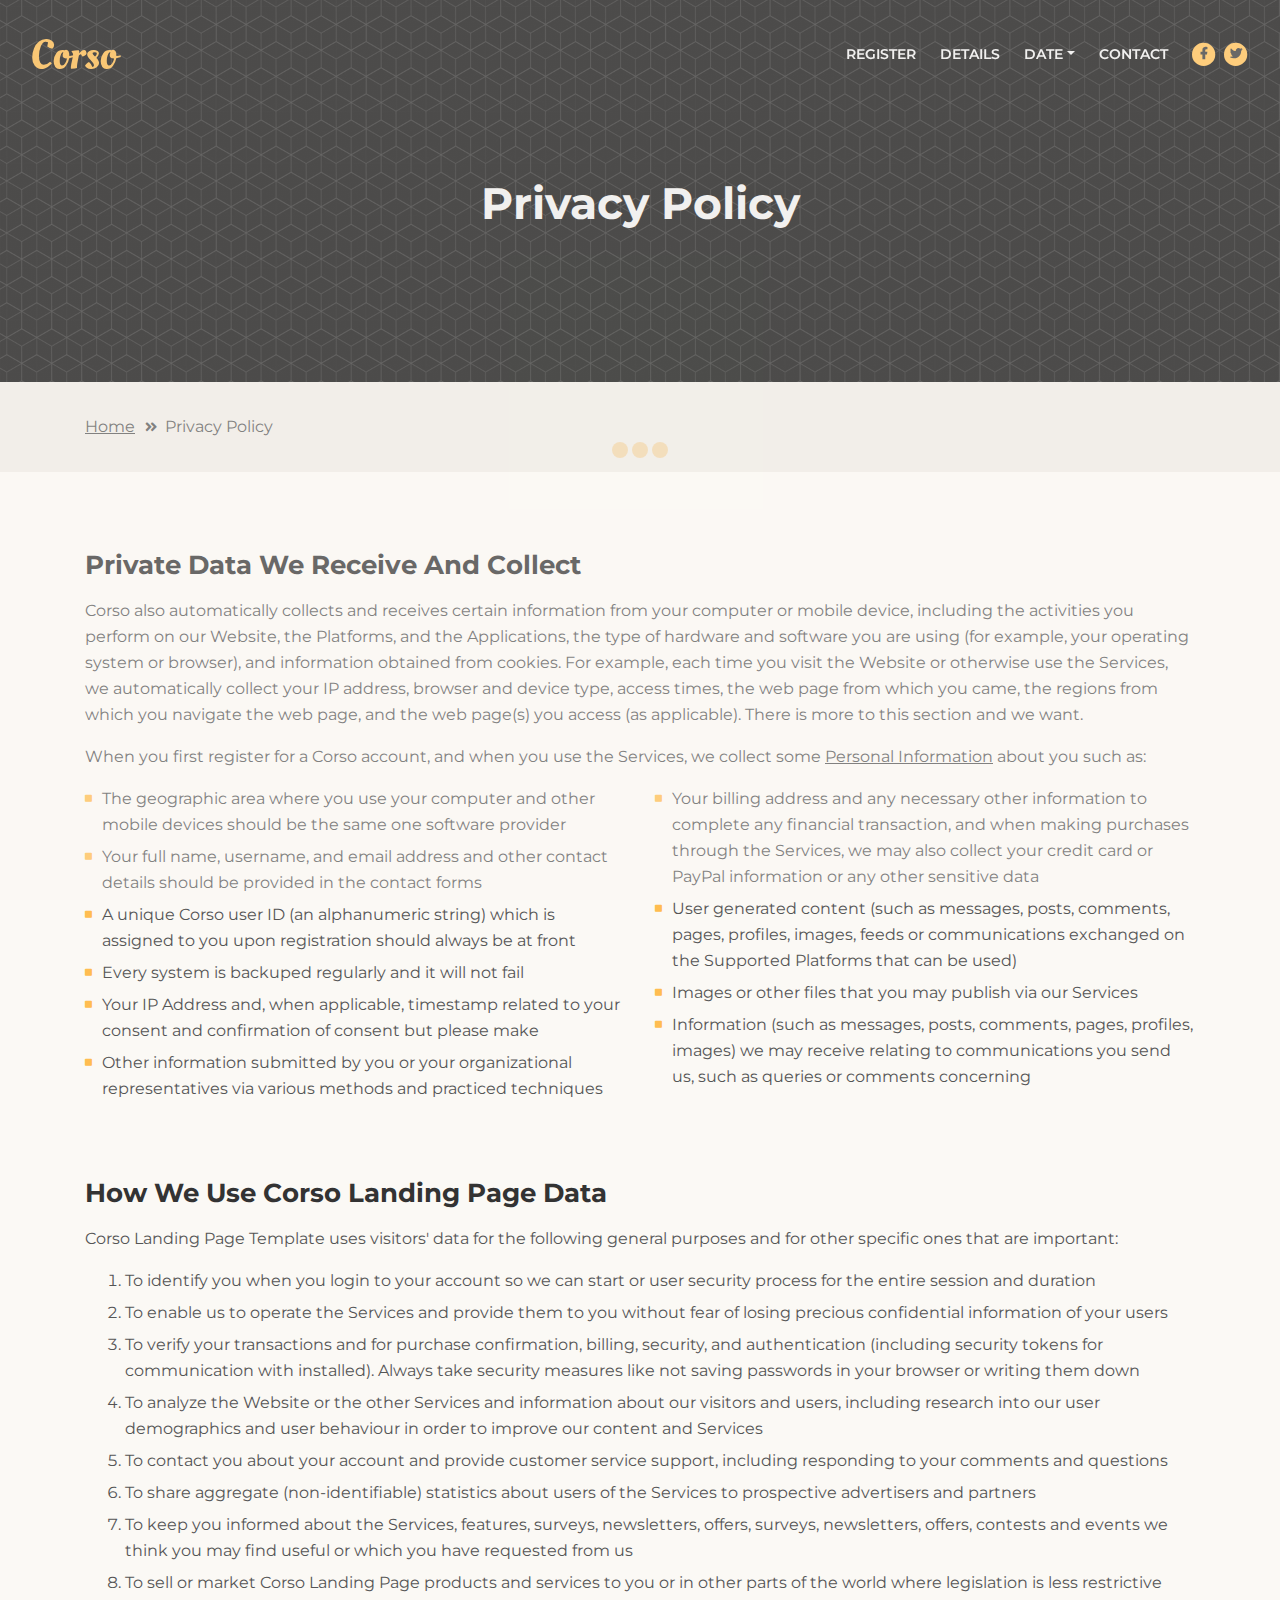
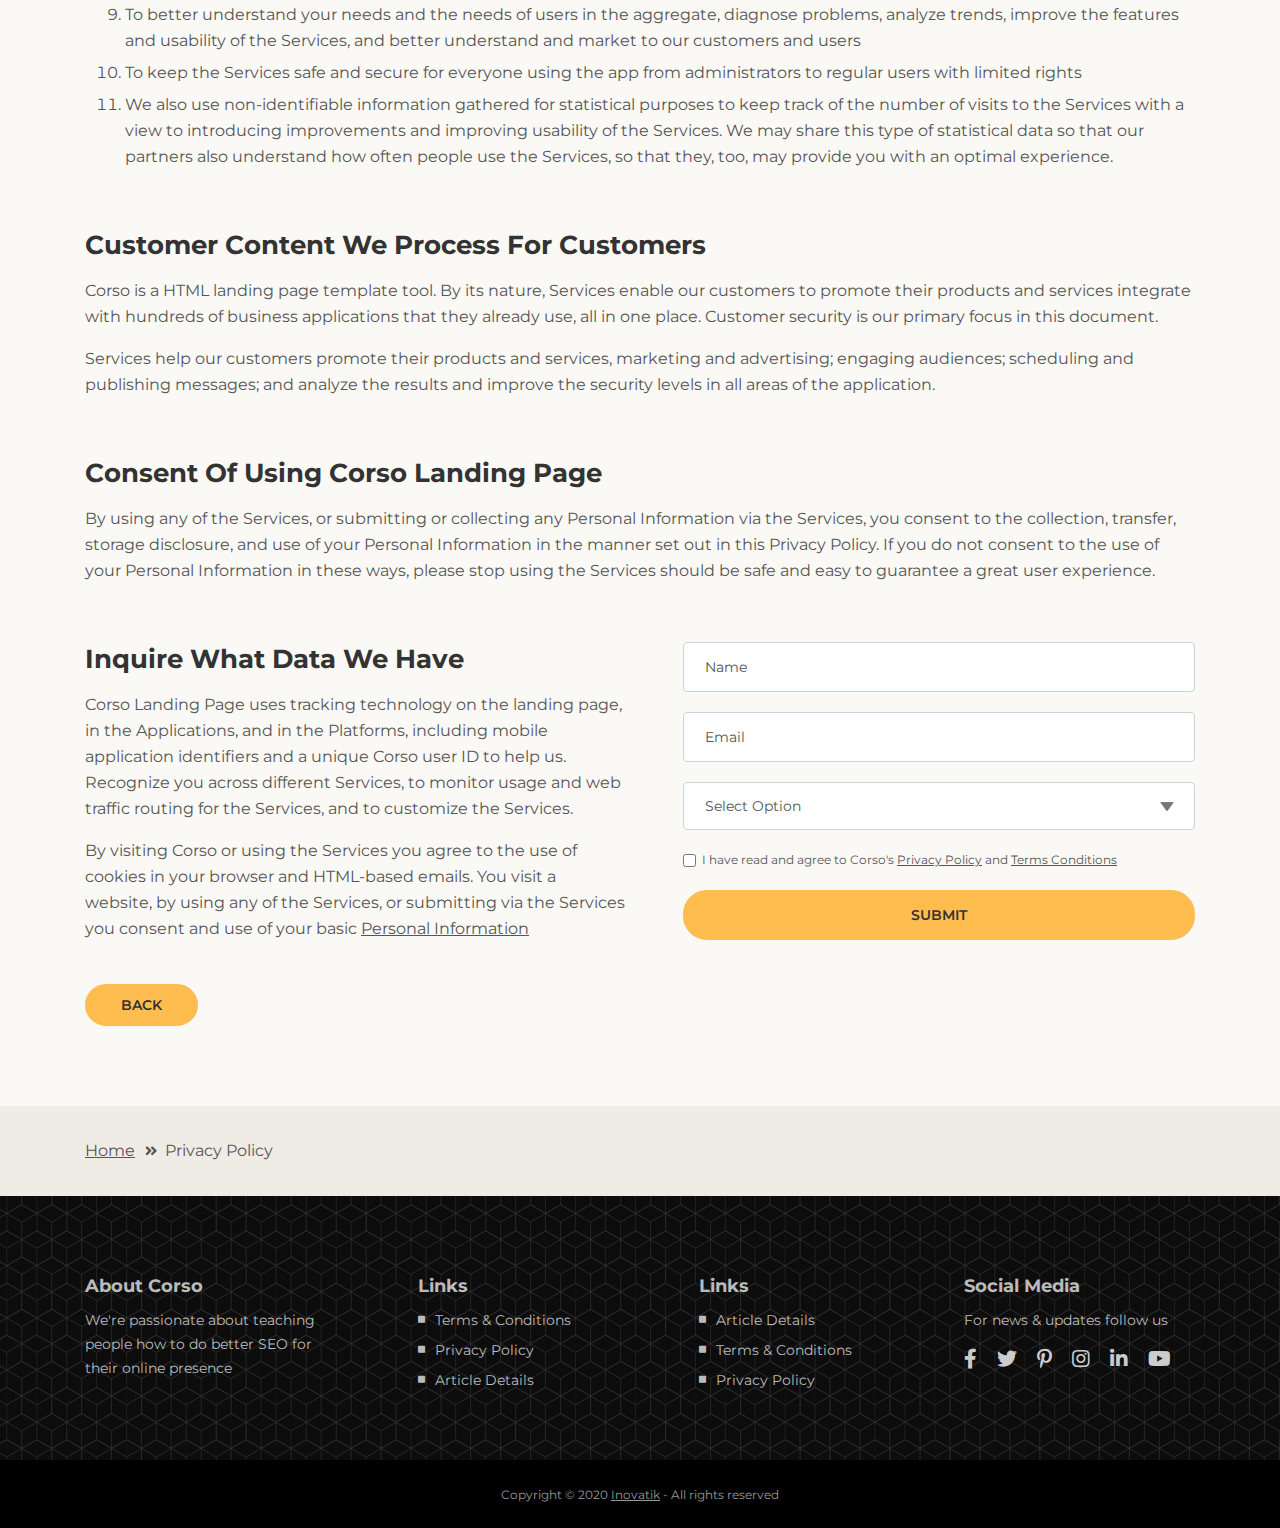
<file: training/privacy-policy.html>
<!DOCTYPE html>
<html lang="en">
<head>
    <meta charset="utf-8">
    <meta name="viewport" content="width=device-width, initial-scale=1, shrink-to-fit=no">
    
    <!-- SEO Meta Tags -->
    <meta name="description" content="Landing page template built with HTML and Bootstrap 4 for presenting training courses, classes, workshops and for convincing visitors to register using the form.">
    <meta name="author" content="Inovatik">

    <!-- OG Meta Tags to improve the way the post looks when you share the page on LinkedIn, Facebook, Google+ -->
	<meta property="og:site_name" content="" /> <!-- website name -->
	<meta property="og:site" content="" /> <!-- website link -->
	<meta property="og:title" content=""/> <!-- title shown in the actual shared post -->
	<meta property="og:description" content="" /> <!-- description shown in the actual shared post -->
	<meta property="og:image" content="" /> <!-- image link, make sure it's jpg -->
	<meta property="og:url" content="" /> <!-- where do you want your post to link to -->
	<meta property="og:type" content="article" />

    <!-- Website Title -->
    <title>Privacy Policy - Corso</title>
    
    <!-- Styles -->
    <link href="https://fonts.googleapis.com/css?family=Montserrat:400,400i,600,700,700i&display=swap" rel="stylesheet">
    <link href="css/bootstrap.css" rel="stylesheet">
    <link href="css/fontawesome-all.css" rel="stylesheet">
    <link href="css/swiper.css" rel="stylesheet">
	<link href="css/magnific-popup.css" rel="stylesheet">
	<link href="css/styles.css" rel="stylesheet">
	
	<!-- Favicon  -->
    <link rel="icon" href="images/favicon.png">
</head>
<body data-spy="scroll" data-target=".fixed-top">
    
    <!-- Preloader -->
	<div class="spinner-wrapper">
        <div class="spinner">
            <div class="bounce1"></div>
            <div class="bounce2"></div>
            <div class="bounce3"></div>
        </div>
    </div>
    <!-- end of preloader -->
    

    <!-- Navigation -->
    <nav class="navbar navbar-expand-lg navbar-dark navbar-custom fixed-top">

        <!-- Text Logo - Use this if you don't have a graphic logo -->
        <!-- <a class="navbar-brand logo-text page-scroll" href="index.html">Corso</a> -->

        <!-- Image Logo -->
        <a class="navbar-brand logo-image" href="index.html"><img src="images/logo.svg" alt="alternative"></a>
        
        <!-- Mobile Menu Toggle Button -->
        <button class="navbar-toggler" type="button" data-toggle="collapse" data-target="#navbarsExampleDefault" aria-controls="navbarsExampleDefault" aria-expanded="false" aria-label="Toggle navigation">
            <span class="navbar-toggler-awesome fas fa-bars"></span>
            <span class="navbar-toggler-awesome fas fa-times"></span>
        </button>
        <!-- end of mobile menu toggle button -->

        <div class="collapse navbar-collapse" id="navbarsExampleDefault">
            <ul class="navbar-nav ml-auto">
                <li class="nav-item">
                    <a class="nav-link page-scroll" href="index.html#register">REGISTER <span class="sr-only">(current)</span></a>
                </li>
                <li class="nav-item">
                    <a class="nav-link page-scroll" href="index.html#description">DETAILS</a>
                </li>

                <!-- Dropdown Menu -->          
                <li class="nav-item dropdown">
                    <a class="nav-link dropdown-toggle page-scroll" href="index.html#date" id="navbarDropdown" role="button" aria-haspopup="true" aria-expanded="false">DATE</a>
                    <div class="dropdown-menu" aria-labelledby="navbarDropdown">
                        <a class="dropdown-item" href="article-details.html"><span class="item-text">ARTICLE DETAILS</span></a>
                        <div class="dropdown-divider"></div>
                        <a class="dropdown-item" href="terms-conditions.html"><span class="item-text">TERMS CONDITIONS</span></a>
                        <div class="dropdown-divider"></div>
                        <a class="dropdown-item" href="privacy-policy.html"><span class="item-text">PRIVACY POLICY</span></a>
                    </div>
                </li>
                <!-- end of dropdown menu -->

                <li class="nav-item">
                    <a class="nav-link page-scroll" href="index.html#contact">CONTACT</a>
                </li>
            </ul>
            <span class="nav-item social-icons">
                <span class="fa-stack">
                    <a href="#your-link">
                        <i class="fas fa-circle fa-stack-2x"></i>
                        <i class="fab fa-facebook-f fa-stack-1x"></i>
                    </a>
                </span>
                <span class="fa-stack">
                    <a href="#your-link">
                        <i class="fas fa-circle fa-stack-2x"></i>
                        <i class="fab fa-twitter fa-stack-1x"></i>
                    </a>
                </span>
            </span>
        </div>
    </nav> <!-- end of navbar -->
    <!-- end of navigation -->


    <!-- Header -->
    <header id="header" class="ex-header">
        <div class="container">
            <div class="row">
                <div class="col-md-12">
                    <h1 class="white">Privacy Policy</h1>
                </div> <!-- end of col -->
            </div> <!-- end of row -->
        </div> <!-- end of container -->
    </header> <!-- end of ex-header -->
    <!-- end of header -->


    <!-- Breadcrumbs -->
    <div class="ex-basic-1">
        <div class="container">
            <div class="row">
                <div class="col-lg-12">
                    <div class="breadcrumbs">
                        <a href="index.html">Home</a><i class="fa fa-angle-double-right"></i><span>Privacy Policy</span>
                    </div> <!-- end of breadcrumbs -->
                </div> <!-- end of col -->
            </div> <!-- end of row -->
        </div> <!-- end of container -->
    </div> <!-- end of ex-basic-1 -->
    <!-- end of breadcrumbs -->


    <!-- Privacy Content -->
    <div class="ex-basic-2">
        <div class="container">
            <div class="row">
                <div class="col-lg-12">
                    <div class="text-container">
                        <h3>Private Data We Receive And Collect</h3>
                        <p>Corso also automatically collects and receives certain information from your computer or mobile device, including the activities you perform on our Website, the Platforms, and the Applications, the type of hardware and software you are using (for example, your operating system or browser), and information obtained from cookies. For example, each time you visit the Website or otherwise use the Services, we automatically collect your IP address, browser and device type, access times, the web page from which you came, the regions from which you navigate the web page, and the web page(s) you access (as applicable). There is more to this section and we want.</p>
                        <p>When you first register for a Corso account, and when you use the Services, we collect some <a href="#your-link">Personal Information</a> about you such as:</p>
                        <div class="row">
                            <div class="col-md-6">
                                <ul class="list-unstyled li-space-lg">
                                    <li class="media">
                                        <i class="fas fa-square"></i>
                                        <div class="media-body">The geographic area where you use your computer and other mobile devices should be the same one software provider</div>
                                    </li>
                                    <li class="media">
                                        <i class="fas fa-square"></i>
                                        <div class="media-body">Your full name, username, and email address and other contact details should be provided in the contact forms</div>
                                    </li>
                                    <li class="media">
                                        <i class="fas fa-square"></i>
                                        <div class="media-body">A unique Corso user ID (an alphanumeric string) which is assigned to you upon registration should always be at front</div>
                                    </li>
                                    <li class="media">
                                        <i class="fas fa-square"></i>
                                        <div class="media-body">Every system is backuped regularly and it will not fail</div>
                                    </li>
                                    <li class="media">
                                        <i class="fas fa-square"></i>
                                        <div class="media-body">Your IP Address and, when applicable, timestamp related to your consent and confirmation of consent but please make</div>
                                    </li>
                                    <li class="media">
                                        <i class="fas fa-square"></i>
                                        <div class="media-body">Other information submitted by you or your organizational representatives via various methods and practiced techniques</div>
                                    </li>
                                </ul>
                            </div> <!-- end of col -->

                            <div class="col-md-6">
                                <ul class="list-unstyled li-space-lg">
                                    <li class="media">
                                        <i class="fas fa-square"></i>
                                        <div class="media-body">Your billing address and any necessary other information to complete any financial transaction, and when making purchases through the Services, we may also collect your credit card or PayPal information or any other sensitive data</div>
                                    </li>
                                    <li class="media">
                                        <i class="fas fa-square"></i>
                                        <div class="media-body">User generated content (such as messages, posts, comments, pages, profiles, images, feeds or communications exchanged on the Supported Platforms that can be used)</div>
                                    </li>
                                    <li class="media">
                                        <i class="fas fa-square"></i>
                                        <div class="media-body">Images or other files that you may publish via our Services</div>
                                    </li>
                                    <li class="media">
                                        <i class="fas fa-square"></i>
                                        <div class="media-body">Information (such as messages, posts, comments, pages, profiles, images) we may receive relating to communications you send us, such as queries or comments concerning</div>
                                    </li>
                                </ul>
                            </div> <!-- end of col -->
                        </div> <!-- end of row -->
                    </div> <!-- end of text-container-->
                    
                    <div class="text-container">
                        <h3>How We Use Corso Landing Page Data</h3>
                        <p>Corso Landing Page Template uses visitors' data for the following general purposes and for other specific ones that are important:</p>
                        <ol class="li-space-lg">
                            <li>To identify you when you login to your account so we can start or user security process for the entire session and duration</li>
                            <li>To enable us to operate the Services and provide them to you without fear of losing precious confidential information of your users</li>
                            <li>To verify your transactions and for purchase confirmation, billing, security, and authentication (including security tokens for communication with installed). Always take security measures like not saving passwords in your browser or writing them down</li>
                            <li>To analyze the Website or the other Services and information about our visitors and users, including research into our user demographics and user behaviour in order to improve our content and Services</li>
                            <li>To contact you about your account and provide customer service support, including responding to your comments and questions</li>
                            <li>To share aggregate (non-identifiable) statistics about users of the Services to prospective advertisers and partners</li>
                            <li>To keep you informed about the Services, features, surveys, newsletters, offers, surveys, newsletters, offers, contests and events we think you may find useful or which you have requested from us</li>
                            <li>To sell or market Corso Landing Page products and services to you or in other parts of the world where legislation is less restrictive</li>
                            <li>To better understand your needs and the needs of users in the aggregate, diagnose problems, analyze trends, improve the features and usability of the Services, and better understand and market to our customers and users</li>
                            <li>To keep the Services safe and secure for everyone using the app from administrators to regular users with limited rights</li>
                            <li>We also use non-identifiable information gathered for statistical purposes to keep track of the number of visits to the Services with a view to introducing improvements and improving usability of the Services. We may share this type of statistical data so that our partners also understand how often people use the Services, so that they, too, may provide you with an optimal experience.</li>
                        </ol>
                    </div> <!-- end of text-container -->

                    <div class="text-container">
                        <h3>Customer Content We Process For Customers</h3>
                        <p>Corso is a HTML landing page template tool. By its nature, Services enable our customers to promote their products and services integrate with hundreds of business applications that they already use, all in one place. Customer security is our primary focus in this document.</p>
                        <p>Services help our customers promote their products and services, marketing and advertising; engaging audiences; scheduling and publishing messages; and analyze the results and improve the security levels in all areas of the application.</p>
                    </div> <!-- end of text container -->

                    <div class="text-container">
                        <h3>Consent Of Using Corso Landing Page</h3>
					    <p>By using any of the Services, or submitting or collecting any Personal Information via the Services, you consent to the collection, transfer, storage disclosure, and use of your Personal Information in the manner set out in this Privacy Policy. If you do not consent to the use of your Personal Information in these ways, please stop using the Services should be safe and easy to guarantee a great user experience.</p>
                    </div> <!-- end of text-container -->
                                       
                    <div class="row">
                        <div class="col-md-6">
                            <div class="text-container last">
                                <h3>Inquire What Data We Have</h3>
                                <p>Corso Landing Page uses tracking technology on the landing page, in the Applications, and in the Platforms, including mobile application identifiers and a unique Corso user ID to help us. Recognize you across different Services, to monitor usage and web traffic routing for the Services, and to customize the Services.</p>
                                <p>By visiting Corso or using the Services you agree to the use of cookies in your browser and HTML-based emails. You visit a website, by using any of the Services, or submitting via the Services you consent and use of your basic <a href="#your-link">Personal Information</a></p>
                            </div> <!-- end of text container -->
                        </div> <!-- end of col-->
                        <div class="col-md-6">

                            <!-- Privacy Form -->
                            <div class="form-container">
                                <form id="privacyForm" data-toggle="validator" data-focus="false">
                                    <div class="form-group">
                                        <input type="text" class="form-control-input" id="pname" required>
                                        <label class="label-control" for="pname">Name</label>
                                        <div class="help-block with-errors"></div>
                                    </div>
                                    <div class="form-group">
                                        <input type="email" class="form-control-input" id="pemail" required>
                                        <label class="label-control" for="pemail">Email</label>
                                        <div class="help-block with-errors"></div>
                                    </div>
                                    <div class="form-group">
                                        <select class="form-control-select" id="pselect" required>
                                            <option class="select-option" value="" disabled selected>Select Option</option>
                                            <option class="select-option" value="Delete data">Delete my data</option>
                                            <option class="select-option" value="Show me data">Show me my data</option>
                                        </select>
                                        <div class="help-block with-errors"></div>
                                    </div>
                                    <div class="form-group checkbox">
                                        <input type="checkbox" id="pterms" value="Agreed-to-Terms" required>I have read and agree to Corso's <a href="privacy-policy.html">Privacy Policy</a> and <a href="terms-conditions.html">Terms Conditions</a>
                                        <div class="help-block with-errors"></div>
                                    </div>
                                    <div class="form-group">
                                        <button type="submit" class="form-control-submit-button">SUBMIT</button>
                                    </div>
                                    <div class="form-message">
                                        <div id="pmsgSubmit" class="h3 text-center hidden"></div>
                                    </div>
                                </form>
                            </div> <!-- end of form container -->
                            <!-- end of privacy form -->

                        </div> <!-- end of col--> 
                    </div> <!-- end of row -->
                    <a class="btn-solid-reg" href="index.html">BACK</a>
                </div> <!-- end of col-->
            </div> <!-- end of row -->
        </div> <!-- end of container -->
    </div> <!-- end of ex-basic-2 -->
    <!-- end of privacy content -->


    <!-- Breadcrumbs -->
    <div class="ex-basic-1">
        <div class="container">
            <div class="row">
                <div class="col-lg-12">
                    <div class="breadcrumbs">
                        <a href="index.html">Home</a><i class="fa fa-angle-double-right"></i><span>Privacy Policy</span>
                    </div> <!-- end of breadcrumbs -->
                </div> <!-- end of col -->
            </div> <!-- end of row -->
        </div> <!-- end of container -->
    </div> <!-- end of ex-basic-1 -->
    <!-- end of breadcrumbs -->

    
    <!-- Footer -->
    <div class="footer">
        <div class="container">
            <div class="row">
                <div class="col-md-3">
                    <div class="footer-col first">
                        <h5>About Corso</h5>
                        <p class="p-small">We're passionate about teaching people how to do better SEO for their online presence</p>
                    </div>
                </div> <!-- end of col -->
                <div class="col-md-3">
                    <div class="footer-col second">
                        <h5>Links</h5>
                        <ul class="list-unstyled li-space-lg p-small">
                            <li class="media">
                                <i class="fas fa-square"></i>
                                <div class="media-body"><a href="terms-conditions.html">Terms & Conditions</a></div>
                            </li>
                            <li class="media">
                                <i class="fas fa-square"></i>
                                <div class="media-body"><a href="privacy-policy.html">Privacy Policy</a></div>
                            </li>
                            <li class="media">
                                <i class="fas fa-square"></i>
                                <div class="media-body"><a href="article-details.html">Article Details</a></div>
                            </li>
                        </ul>
                    </div>
                </div> <!-- end of col -->
                <div class="col-md-3">
                    <div class="footer-col third">
                        <h5>Links</h5>
                        <ul class="list-unstyled li-space-lg p-small">
                            <li class="media">
                                <i class="fas fa-square"></i>
                                <div class="media-body"><a href="article-details.html">Article Details</a></div>
                            </li>
                            <li class="media">
                                <i class="fas fa-square"></i>
                                <div class="media-body"><a href="terms-conditions.html">Terms & Conditions</a></div>
                            </li>
                            <li class="media">
                                <i class="fas fa-square"></i>
                                <div class="media-body"><a href="privacy-policy.html">Privacy Policy</a></div>
                            </li>
                        </ul>
                    </div>
                </div> <!-- end of col -->
                <div class="col-md-3">
                    <div class="footer-col fourth">
                        <h5>Social Media</h5>
                        <p class="p-small">For news & updates follow us</p>
                        <a href="#your-link">
                            <i class="fab fa-facebook-f"></i>
                        </a>
                        <a href="#your-link">
                            <i class="fab fa-twitter"></i>
                        </a>
                        <a href="#your-link">
                            <i class="fab fa-pinterest-p"></i>
                        </a>
                        <a href="#your-link">
                            <i class="fab fa-instagram"></i>
                        </a>
                        <a href="#your-link">
                            <i class="fab fa-linkedin-in"></i>
                        </a>
                        <a href="#your-link">
                            <i class="fab fa-youtube"></i>
                        </a>
                    </div> 
                </div> <!-- end of col -->
            </div> <!-- end of row -->
        </div> <!-- end of container -->
    </div> <!-- end of footer -->  
    <!-- end of footer -->


    <!-- Copyright -->
    <div class="copyright">
        <div class="container">
            <div class="row">
                <div class="col-lg-12">
                    <p class="p-small">Copyright © 2020 <a href="https://inovatik.com">Inovatik</a> - All rights reserved</p>
                </div> <!-- end of col -->
            </div> <!-- enf of row -->
        </div> <!-- end of container -->
    </div> <!-- end of copyright --> 
    <!-- end of copyright -->
    
    	
    <!-- Scripts -->
    <script src="js/jquery.min.js"></script> <!-- jQuery for Bootstrap's JavaScript plugins -->
    <script src="js/popper.min.js"></script> <!-- Popper tooltip library for Bootstrap -->
    <script src="js/bootstrap.min.js"></script> <!-- Bootstrap framework -->
    <script src="js/jquery.easing.min.js"></script> <!-- jQuery Easing for smooth scrolling between anchors -->
    <script src="js/jquery.countdown.min.js"></script> <!-- The Final Countdown plugin for jQuery -->
    <script src="js/swiper.min.js"></script> <!-- Swiper for image and text sliders -->
    <script src="js/jquery.magnific-popup.js"></script> <!-- Magnific Popup for lightboxes -->
    <script src="js/validator.min.js"></script> <!-- Validator.js - Bootstrap plugin that validates forms -->
    <script src="js/scripts.js"></script> <!-- Custom scripts -->
</body>
</html>
</file>
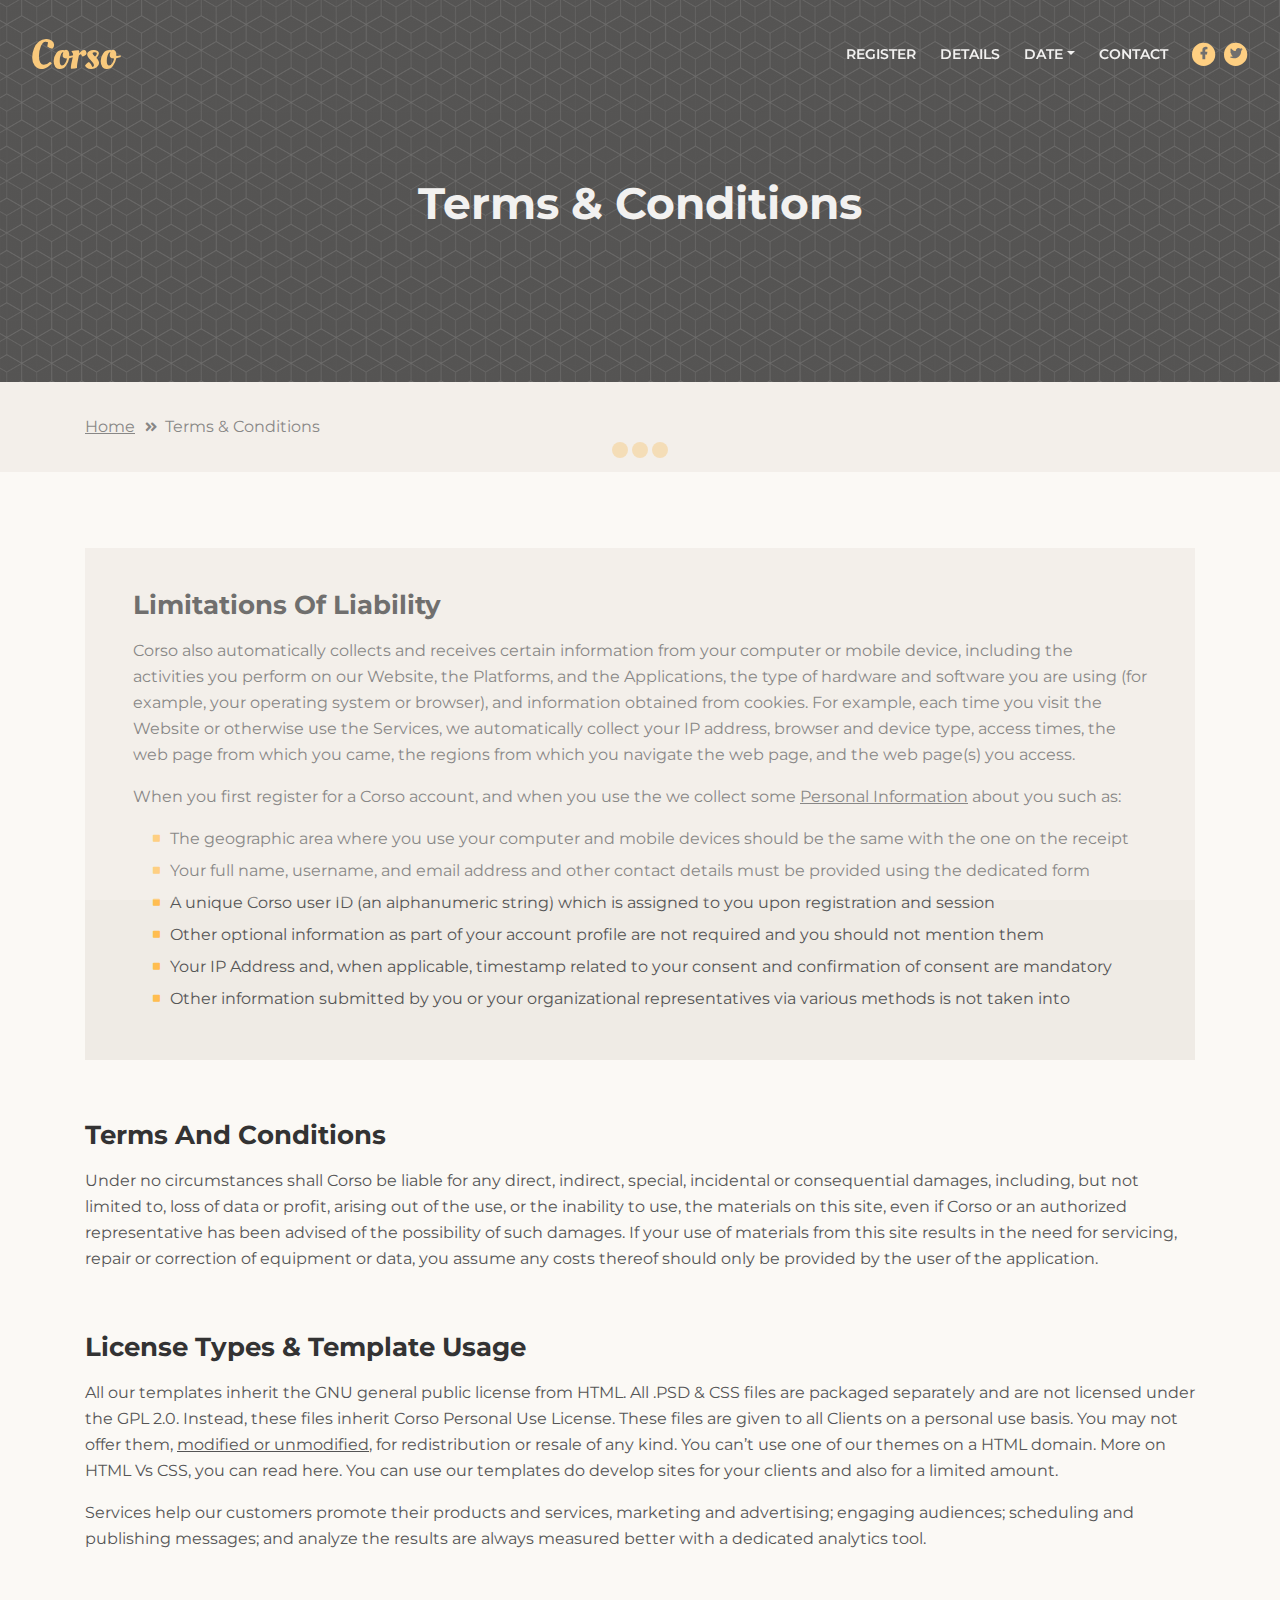
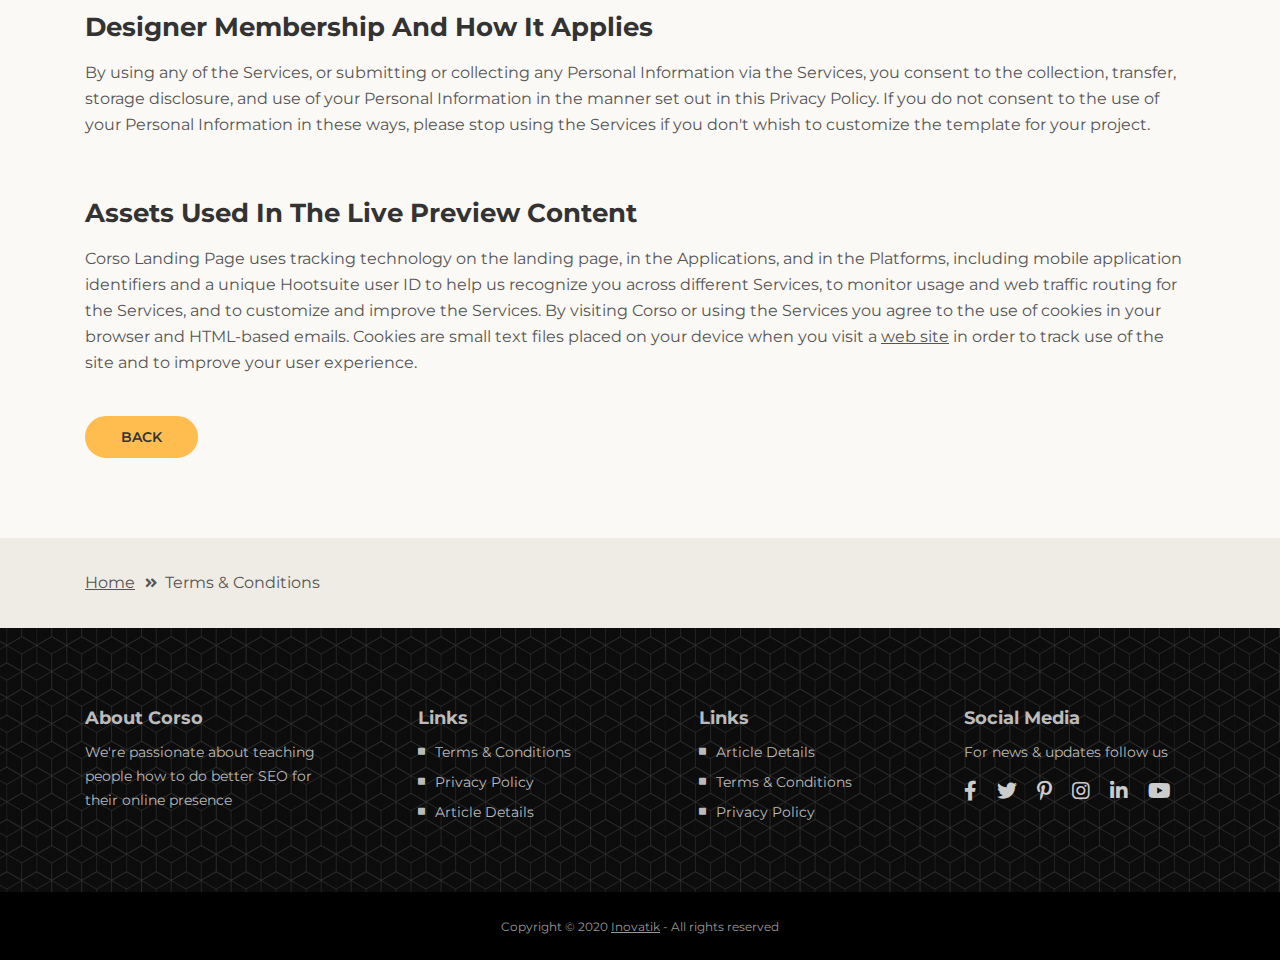
<file: training/terms-conditions.html>
<!DOCTYPE html>
<html lang="en">
<head>
    <meta charset="utf-8">
    <meta name="viewport" content="width=device-width, initial-scale=1, shrink-to-fit=no">
    
    <!-- SEO Meta Tags -->
    <meta name="description" content="Landing page template built with HTML and Bootstrap 4 for presenting training courses, classes, workshops and for convincing visitors to register using the form.">
    <meta name="author" content="Inovatik">

    <!-- OG Meta Tags to improve the way the post looks when you share the page on LinkedIn, Facebook, Google+ -->
	<meta property="og:site_name" content="" /> <!-- website name -->
	<meta property="og:site" content="" /> <!-- website link -->
	<meta property="og:title" content=""/> <!-- title shown in the actual shared post -->
	<meta property="og:description" content="" /> <!-- description shown in the actual shared post -->
	<meta property="og:image" content="" /> <!-- image link, make sure it's jpg -->
	<meta property="og:url" content="" /> <!-- where do you want your post to link to -->
	<meta property="og:type" content="article" />

    <!-- Website Title -->
    <title>Terms Conditions - Corso</title>
    
    <!-- Styles -->
    <link href="https://fonts.googleapis.com/css?family=Montserrat:400,400i,600,700,700i&display=swap" rel="stylesheet">
    <link href="css/bootstrap.css" rel="stylesheet">
    <link href="css/fontawesome-all.css" rel="stylesheet">
    <link href="css/swiper.css" rel="stylesheet">
	<link href="css/magnific-popup.css" rel="stylesheet">
	<link href="css/styles.css" rel="stylesheet">
	
	<!-- Favicon  -->
    <link rel="icon" href="images/favicon.png">
</head>
<body data-spy="scroll" data-target=".fixed-top">
    
    <!-- Preloader -->
	<div class="spinner-wrapper">
        <div class="spinner">
            <div class="bounce1"></div>
            <div class="bounce2"></div>
            <div class="bounce3"></div>
        </div>
    </div>
    <!-- end of preloader -->
    

    <!-- Navigation -->
    <nav class="navbar navbar-expand-lg navbar-dark navbar-custom fixed-top">

        <!-- Text Logo - Use this if you don't have a graphic logo -->
        <!-- <a class="navbar-brand logo-text page-scroll" href="index.html">Corso</a> -->

        <!-- Image Logo -->
        <a class="navbar-brand logo-image" href="index.html"><img src="images/logo.svg" alt="alternative"></a>
        
        <!-- Mobile Menu Toggle Button -->
        <button class="navbar-toggler" type="button" data-toggle="collapse" data-target="#navbarsExampleDefault" aria-controls="navbarsExampleDefault" aria-expanded="false" aria-label="Toggle navigation">
            <span class="navbar-toggler-awesome fas fa-bars"></span>
            <span class="navbar-toggler-awesome fas fa-times"></span>
        </button>
        <!-- end of mobile menu toggle button -->

        <div class="collapse navbar-collapse" id="navbarsExampleDefault">
            <ul class="navbar-nav ml-auto">
                <li class="nav-item">
                    <a class="nav-link page-scroll" href="index.html#register">REGISTER <span class="sr-only">(current)</span></a>
                </li>
                <li class="nav-item">
                    <a class="nav-link page-scroll" href="index.html#description">DETAILS</a>
                </li>

                <!-- Dropdown Menu -->          
                <li class="nav-item dropdown">
                    <a class="nav-link dropdown-toggle page-scroll" href="index.html#date" id="navbarDropdown" role="button" aria-haspopup="true" aria-expanded="false">DATE</a>
                    <div class="dropdown-menu" aria-labelledby="navbarDropdown">
                        <a class="dropdown-item" href="article-details.html"><span class="item-text">ARTICLE DETAILS</span></a>
                        <div class="dropdown-divider"></div>
                        <a class="dropdown-item" href="terms-conditions.html"><span class="item-text">TERMS CONDITIONS</span></a>
                        <div class="dropdown-divider"></div>
                        <a class="dropdown-item" href="privacy-policy.html"><span class="item-text">PRIVACY POLICY</span></a>
                    </div>
                </li>
                <!-- end of dropdown menu -->

                <li class="nav-item">
                    <a class="nav-link page-scroll" href="index.html#contact">CONTACT</a>
                </li>
            </ul>
            <span class="nav-item social-icons">
                <span class="fa-stack">
                    <a href="#your-link">
                        <i class="fas fa-circle fa-stack-2x"></i>
                        <i class="fab fa-facebook-f fa-stack-1x"></i>
                    </a>
                </span>
                <span class="fa-stack">
                    <a href="#your-link">
                        <i class="fas fa-circle fa-stack-2x"></i>
                        <i class="fab fa-twitter fa-stack-1x"></i>
                    </a>
                </span>
            </span>
        </div>
    </nav> <!-- end of navbar -->
    <!-- end of navigation -->


    <!-- Header -->
    <header id="header" class="ex-header">
        <div class="container">
            <div class="row">
                <div class="col-lg-12">
                    <h1 class="white">Terms & Conditions</h1>
                </div> <!-- end of col -->
            </div> <!-- end of row -->
        </div> <!-- end of container -->
    </header> <!-- end of ex-header -->
    <!-- end of header -->


    <!-- Breadcrumbs -->
    <div class="ex-basic-1">
        <div class="container">
            <div class="row">
                <div class="col-lg-12">
                    <div class="breadcrumbs">
                        <a href="index.html">Home</a><i class="fa fa-angle-double-right"></i><span>Terms & Conditions</span>
                    </div> <!-- end of breadcrumbs -->
                </div> <!-- end of col -->
            </div> <!-- end of row -->
        </div> <!-- end of container -->
    </div> <!-- end of ex-basic-1 -->
    <!-- end of breadcrumbs -->


    <!-- Terms Content -->
    <div class="ex-basic-2">
        <div class="container">
            <div class="row">
                <div class="col-lg-12">
                    <div class="text-container dark">
                        <h3>Limitations Of Liability</h3>
                        <p>Corso also automatically collects and receives certain information from your computer or mobile device, including the activities you perform on our Website, the Platforms, and the Applications, the type of hardware and software you are using (for example, your operating system or browser), and information obtained from cookies. For example, each time you visit the Website or otherwise use the Services, we automatically collect your IP address, browser and device type, access times, the web page from which you came, the regions from which you navigate the web page, and the web page(s) you access.</p>
                        <p>When you first register for a Corso account, and when you use the we collect some <a href="#your-link">Personal Information</a> about you such as:</p>
                        <ul class="list-unstyled li-space-lg indent">
                            <li class="media">
                                <i class="fas fa-square"></i>
                                <div class="media-body">The geographic area where you use your computer and mobile devices should be the same with the one on the receipt</div>
                            </li>
                            <li class="media">
                                <i class="fas fa-square"></i>
                                <div class="media-body">Your full name, username, and email address and other contact details must be provided using the dedicated form</div>
                            </li>
                            <li class="media">
                                <i class="fas fa-square"></i>
                                <div class="media-body">A unique Corso user ID (an alphanumeric string) which is assigned to you upon registration and session</div>
                            </li>
                            <li class="media">
                                <i class="fas fa-square"></i>
                                <div class="media-body">Other optional information as part of your account profile are not required and you should not mention them</div>
                            </li>
                            <li class="media">
                                <i class="fas fa-square"></i>
                                <div class="media-body">Your IP Address and, when applicable, timestamp related to your consent and confirmation of consent are mandatory</div>
                            </li>
                            <li class="media">
                                <i class="fas fa-square"></i>
                                <div class="media-body">Other information submitted by you or your organizational representatives via various methods is not taken into</div>
                            </li>
                        </ul>
                    </div> <!-- end of text-container -->
                    
                    <div class="text-container">
                        <h3>Terms And Conditions</h3>
                        <p>Under no circumstances shall Corso be liable for any direct, indirect, special, incidental or consequential damages, including, but not limited to, loss of data or profit, arising out of the use, or the inability to use, the materials on this site, even if Corso or an authorized representative has been advised of the possibility of such damages. If your use of materials from this site results in the need for servicing, repair or correction of equipment or data, you assume any costs thereof should only be provided by the user of the application.</p>
                    </div> <!-- end of text-container -->

                    <div class="text-container">
                        <h3>License Types & Template Usage</h3>
                        <p>All our templates inherit the GNU general public license from HTML. All .PSD & CSS files are packaged separately and are not licensed under the GPL 2.0. Instead, these files inherit Corso Personal Use License. These files are given to all Clients on a personal use basis. You may not offer them, <a href="#your-link">modified or unmodified</a>, for redistribution or resale of any kind. You can’t use one of our themes on a HTML domain. More on HTML Vs CSS, you can read here. You can use our templates do develop sites for your clients and also for a limited amount.</p>
                        <p>Services help our customers promote their products and services, marketing and advertising; engaging audiences; scheduling and publishing messages; and analyze the results are always measured better with a dedicated analytics tool.</p>
                    </div> <!-- end of text-container -->

                    <div class="text-container">
                        <h3>Designer Membership And How It Applies</h3>
                        <p>By using any of the Services, or submitting or collecting any Personal Information via the Services, you consent to the collection, transfer, storage disclosure, and use of your Personal Information in the manner set out in this Privacy Policy. If you do not consent to the use of your Personal Information in these ways, please stop using the Services if you don't whish to customize the template for your project.</p>
                    </div> <!-- end of text-container -->
                    
                    <div class="text-container last">
                        <h3>Assets Used In The Live Preview Content</h3>
                        <p>Corso Landing Page uses tracking technology on the landing page, in the Applications, and in the Platforms, including mobile application identifiers and a unique Hootsuite user ID to help us recognize you across different Services, to monitor usage and web traffic routing for the Services, and to customize and improve the Services. By visiting Corso or using the Services you agree to the use of cookies in your browser and HTML-based emails. Cookies are small text files placed on your device when you visit a <a href="#your-link">web site</a> in order to track use of the site and to improve your user experience.</p>
                        <a class="btn-solid-reg" href="index.html">BACK</a>
                    </div> <!-- end of text-container -->
                </div>
            </div> <!-- end of row -->
        </div> <!-- end of container -->
    </div> <!-- end of ex-basic -->
    <!-- end of terms content -->

    
    <!-- Breadcrumbs -->
    <div class="ex-basic-1">
        <div class="container">
            <div class="row">
                <div class="col-lg-12">
                    <div class="breadcrumbs">
                        <a href="index.html">Home</a><i class="fa fa-angle-double-right"></i><span>Terms & Conditions</span>
                    </div> <!-- end of breadcrumbs -->
                </div> <!-- end of col -->
            </div> <!-- end of row -->
        </div> <!-- end of container -->
    </div> <!-- end of ex-basic-1 -->
    <!-- end of breadcrumbs -->


    <!-- Footer -->
    <div class="footer">
        <div class="container">
            <div class="row">
                <div class="col-md-3">
                    <div class="footer-col first">
                        <h5>About Corso</h5>
                        <p class="p-small">We're passionate about teaching people how to do better SEO for their online presence</p>
                    </div>
                </div> <!-- end of col -->
                <div class="col-md-3">
                    <div class="footer-col second">
                        <h5>Links</h5>
                        <ul class="list-unstyled li-space-lg p-small">
                            <li class="media">
                                <i class="fas fa-square"></i>
                                <div class="media-body"><a href="terms-conditions.html">Terms & Conditions</a></div>
                            </li>
                            <li class="media">
                                <i class="fas fa-square"></i>
                                <div class="media-body"><a href="privacy-policy.html">Privacy Policy</a></div>
                            </li>
                            <li class="media">
                                <i class="fas fa-square"></i>
                                <div class="media-body"><a href="article-details.html">Article Details</a></div>
                            </li>
                        </ul>
                    </div>
                </div> <!-- end of col -->
                <div class="col-md-3">
                    <div class="footer-col third">
                        <h5>Links</h5>
                        <ul class="list-unstyled li-space-lg p-small">
                            <li class="media">
                                <i class="fas fa-square"></i>
                                <div class="media-body"><a href="article-details.html">Article Details</a></div>
                            </li>
                            <li class="media">
                                <i class="fas fa-square"></i>
                                <div class="media-body"><a href="terms-conditions.html">Terms & Conditions</a></div>
                            </li>
                            <li class="media">
                                <i class="fas fa-square"></i>
                                <div class="media-body"><a href="privacy-policy.html">Privacy Policy</a></div>
                            </li>
                        </ul>
                    </div>
                </div> <!-- end of col -->
                <div class="col-md-3">
                    <div class="footer-col fourth">
                        <h5>Social Media</h5>
                        <p class="p-small">For news & updates follow us</p>
                        <a href="#your-link">
                            <i class="fab fa-facebook-f"></i>
                        </a>
                        <a href="#your-link">
                            <i class="fab fa-twitter"></i>
                        </a>
                        <a href="#your-link">
                            <i class="fab fa-pinterest-p"></i>
                        </a>
                        <a href="#your-link">
                            <i class="fab fa-instagram"></i>
                        </a>
                        <a href="#your-link">
                            <i class="fab fa-linkedin-in"></i>
                        </a>
                        <a href="#your-link">
                            <i class="fab fa-youtube"></i>
                        </a>
                    </div> 
                </div> <!-- end of col -->
            </div> <!-- end of row -->
        </div> <!-- end of container -->
    </div> <!-- end of footer -->  
    <!-- end of footer -->


    <!-- Copyright -->
    <div class="copyright">
        <div class="container">
            <div class="row">
                <div class="col-lg-12">
                    <p class="p-small">Copyright © 2020 <a href="https://inovatik.com">Inovatik</a> - All rights reserved</p>
                </div> <!-- end of col -->
            </div> <!-- enf of row -->
        </div> <!-- end of container -->
    </div> <!-- end of copyright --> 
    <!-- end of copyright -->
    
    	
    <!-- Scripts -->
    <script src="js/jquery.min.js"></script> <!-- jQuery for Bootstrap's JavaScript plugins -->
    <script src="js/popper.min.js"></script> <!-- Popper tooltip library for Bootstrap -->
    <script src="js/bootstrap.min.js"></script> <!-- Bootstrap framework -->
    <script src="js/jquery.easing.min.js"></script> <!-- jQuery Easing for smooth scrolling between anchors -->
    <script src="js/jquery.countdown.min.js"></script> <!-- The Final Countdown plugin for jQuery -->
    <script src="js/swiper.min.js"></script> <!-- Swiper for image and text sliders -->
    <script src="js/jquery.magnific-popup.js"></script> <!-- Magnific Popup for lightboxes -->
    <script src="js/validator.min.js"></script> <!-- Validator.js - Bootstrap plugin that validates forms -->
    <script src="js/scripts.js"></script> <!-- Custom scripts -->
</body>
</html>
</file>
<file: business/assets/css/templatemo-finance-business.css>
/* 

TemplateMo - Finance Business

https://templatemo.com/tm-545-finance-business

*/

body {
  font-family: 'Poppins', sans-serif;
  overflow-x: hidden;
  text-rendering: optimizeLegibility;
  -webkit-font-smoothing: antialiased;
  -moz-osx-font-smoothing: grayscale;
}
p {
	margin-bottom: 0px;
	font-size: 14px;
	color: #666666;
	line-height: 30px;
}
a {
	text-decoration: none!important;
}
ul {
	padding: 0;
	margin: 0;
	list-style: none;
}

h1,h2,h3,h4,h5,h6 {
	margin: 0px;
}

a.filled-button {
	background-color: #a4c639;
	color: #fff;
	font-size: 13px;
	text-transform: uppercase;
	font-weight: 700;
	padding: 12px 30px;
	border-radius: 30px;
	display: inline-block;
	transition: all 0.3s;
}

a.filled-button:hover {
	background-color: #fff;
	color: #a4c639;
}

a.border-button {
	background-color: transparent;
	color: #fff;
	border: 2px solid #fff;
	font-size: 13px;
	text-transform: uppercase;
	font-weight: 700;
	padding: 10px 28px;
	border-radius: 30px;
	display: inline-block;
	transition: all 0.3s;
}

a.border-button:hover {
	background-color: #fff;
	color: #a4c639;
}

.section-heading {
	text-align: center;
	margin-bottom: 80px;
}

.section-heading h2 {
	font-size: 36px;
	font-weight: 600;
	color: #1e1e1e;
}

.section-heading em {
	font-style: normal;
	color: #a4c639;
}

.section-heading span {
	display: block;
	margin-top: 15px;
	text-transform: uppercase;
	font-size: 15px;
	color: #666;
	letter-spacing: 1px;
}

#preloader {
  overflow: hidden;
  background: #a4c639;
  left: 0;
  right: 0;
  top: 0;
  bottom: 0;
  position: fixed;
  z-index: 9999999;
  color: #fff;
}

#preloader .jumper {
  left: 0;
  top: 0;
  right: 0;
  bottom: 0;
  display: block;
  position: absolute;
  margin: auto;
  width: 50px;
  height: 50px;
}

#preloader .jumper > div {
  background-color: #fff;
  width: 10px;
  height: 10px;
  border-radius: 100%;
  -webkit-animation-fill-mode: both;
  animation-fill-mode: both;
  position: absolute;
  opacity: 0;
  width: 50px;
  height: 50px;
  -webkit-animation: jumper 1s 0s linear infinite;
  animation: jumper 1s 0s linear infinite;
}

#preloader .jumper > div:nth-child(2) {
  -webkit-animation-delay: 0.33333s;
  animation-delay: 0.33333s;
}

#preloader .jumper > div:nth-child(3) {
  -webkit-animation-delay: 0.66666s;
  animation-delay: 0.66666s;
}

@-webkit-keyframes jumper {
  0% {
    opacity: 0;
    -webkit-transform: scale(0);
    transform: scale(0);
  }
  5% {
    opacity: 1;
  }
  100% {
    -webkit-transform: scale(1);
    transform: scale(1);
    opacity: 0;
  }
}

@keyframes jumper {
  0% {
    opacity: 0;
    -webkit-transform: scale(0);
    transform: scale(0);
  }
  5% {
    opacity: 1;
  }
  100% {
    opacity: 0;
  }
}

/* Sub Header Style */

.sub-header {
	background-color: #a4c639;
	height: 46px;
	line-height: 46px;
}

.sub-header ul li {
	display: inline-block;
}

.sub-header ul.left-info li {
	border-left: 1px solid rgba(250,250,250,0.3);
	padding: 0px 20px;
}

.sub-header ul.left-info li:last-child {
	border-right: 1px solid rgba(250,250,250,0.3);
}

.sub-header ul.left-info li i {
	margin-right: 10px;
	font-size: 18px;
}

.sub-header ul.left-info li a {
	color: #fff;
	font-size: 14px;
	font-weight: 600;
}

.sub-header ul.right-icons {
	float: right;
}

.sub-header ul.right-icons li {
	margin-right: -4px;
	width: 46px;
	display: inline-block;
	text-align: center;
	border-right: 1px solid rgba(250,250,250,0.3);
}

.sub-header ul.right-icons li:first-child {
	border-left: 1px solid rgba(250,250,250,0.3);
}

.sub-header ul.right-icons li a {
	color: #fff;
	transition: all 0.3s;
}

.sub-header ul.right-icons li a:hover {
	opacity: 0.75;
}



/* Header Style */
header {
	position: absolute;
	z-index: 99999;
	width: 100%;
	background-color: transparent!important;
	height: 80px;
	-webkit-transition: all 0.3s ease-in-out 0s;
    -moz-transition: all 0.3s ease-in-out 0s;
    -o-transition: all 0.3s ease-in-out 0s;
    transition: all 0.3s ease-in-out 0s;
}
header .navbar {
	padding: 20px 0px;
}
.background-header .navbar {
	padding: 10px 0px;
}
.background-header {
	top: 0;
	position: fixed;
	background-color: #fff!important;
	box-shadow: 0px 1px 10px rgba(0,0,0,0.1);
}
.background-header .navbar-brand h2 {
	color: #a4c639!important;
}
.background-header .navbar-nav a.nav-link {
	color: #1e1e1e!important;
}
.background-header .navbar-nav .nav-link:hover,
.background-header .navbar-nav .active>.nav-link,
.background-header .navbar-nav .nav-link.current,
.background-header .navbar-nav .nav-link.show,
.background-header .navbar-nav .show>.nav-link {
	color: #a4c639!important;
}
.navbar .navbar-brand {
	float: 	left;
	margin-top: 12px;
	outline: none;
}
.navbar .navbar-brand h2 {
	color: #fff;
	text-transform: uppercase;
	font-size: 24px;
	font-weight: 700;
	-webkit-transition: all .3s ease 0s;
    -moz-transition: all .3s ease 0s;
    -o-transition: all .3s ease 0s;
    transition: all .3s ease 0s;
}
.navbar .navbar-brand h2 em {
	font-style: normal;
	font-size: 16px;
}
#navbarResponsive {
	z-index: 999;
}
.navbar-collapse {
	text-align: center;
}
.navbar .navbar-nav .nav-item {
	margin: 0px 15px;
}
.navbar .navbar-nav a.nav-link {
	text-transform: capitalize;
	font-size: 15px;
	font-weight: 300;
	letter-spacing: 0.5px;
	color: #fff;
	transition: all 0.5s;
	margin-top: 5px;
}
.navbar .navbar-nav .nav-link:hover,
.navbar .navbar-nav .active>.nav-link,
.navbar .navbar-nav .nav-link.current,
.navbar .navbar-nav .nav-link.show,
.navbar .navbar-nav .show>.nav-link {
	color: #a4c639;
	border-bottom: 3px solid #a4c639;
}
.navbar .navbar-toggler-icon {
	background-image: none;
}
.navbar .navbar-toggler {
	border-color: #fff;
	background-color: #fff;	
	height: 36px;
	outline: none;
	border-radius: 0px;
	position: absolute;
	right: 30px;
	top: 20px;
}
.navbar .navbar-toggler-icon:after {
	content: '\f0c9';
	color: #a4c639;
	font-size: 18px;
	line-height: 26px;
	font-family: 'FontAwesome';
}



/* Banner Style */

.img-fill{
  width: 100%;
  display: block;
  overflow: hidden;
  position: relative;
  text-align: center
}

.img-fill img {
  min-height: 100%;
  min-width: 100%;
  position: relative;
  display: inline-block;
  max-width: none;
}

*,
*:before,
*:after {
  -webkit-box-sizing: border-box;
  box-sizing: border-box;
  -webkit-font-smoothing: antialiased;
  -moz-osx-font-smoothing: grayscale;
}

.Grid1k {
  padding: 0 15px;
  max-width: 1200px;
  margin: auto;
}

.blocks-box,
.slick-slider {
  margin: 0;
  padding: 0!important;
}

.slick-slide {
  float: left;
  padding: 0;
}

.Modern-Slider .item .img-fill {
	background-size: cover;
	background-position: center center;
	background-repeat: no-repeat;
	height:95vh;
}

.Modern-Slider .item-1 .img-fill {
	background-image: url(../images/slide_01.jpg);
}

.Modern-Slider .item-2 .img-fill {
	background-image: url(../images/slide_02.jpg);
}

.Modern-Slider .item-3 .img-fill {
	background-image: url(../images/slide_03.jpg);
}

.Modern-Slider .NextArrow{
  position:absolute;
  top:50%;
  right:30px;
  border:0 none;
  background-color: transparent;
  text-align:center;
  font-size: 36px;
  font-family: 'FontAwesome';
  color:#FFF;
  z-index:5;
  outline: none;
  cursor: pointer;
}

.Modern-Slider .NextArrow:before{
  content:'\f105';
}

.Modern-Slider .PrevArrow {
  position:absolute;
  top:50%;
  left:30px;
  border:0 none;
  background-color: transparent;
  text-align:center;
  font-size: 36px;
  font-family: 'FontAwesome';
  color:#FFF;
  z-index:5;
  outline: none;
  cursor: pointer;
}

.Modern-Slider .PrevArrow:before{
  content:'\f104';
}

ul.slick-dots {
  display: none!important;
}

.Modern-Slider .text-content {
	text-align: left;
  	width: 75%;
  	position: absolute;
  	top: 50%;
  	left: 50%;
  	transform: translate(-50%, -50%);
}

.Modern-Slider .item h6 {
  margin-bottom: 15px;
  font-size: 22px;
  text-transform: uppercase;
  font-weight: 700;
  letter-spacing: 1px;
  color:#a4c639;
  animation:fadeOutRight 1s both;
}

.Modern-Slider .item h4 {
  margin-bottom: 30px;
  text-transform: uppercase;
  font-size: 44px;
  font-weight: 700;
  letter-spacing: 2.5px;
  color:#FFF;
  overflow:hidden;
  animation:fadeOutLeft 1s both;
}

.Modern-Slider .item p {
	max-width: 570px;
	color: #fff;
	font-size: 15px;
	font-weight: 400;
	line-height: 30px;
	margin-bottom: 40px;
}

.Modern-Slider .item a {
  margin: 0 5px;
}

.Modern-Slider .item.slick-active h6{
  animation:fadeInDown 1s both 1s;
}

.Modern-Slider .item.slick-active h4{
  animation:fadeInLeft 1s both 1.5s;
}

.Modern-Slider .item.slick-active{
  animation:Slick-FastSwipeIn 1s both;
}

.Modern-Slider .buttons {
  position: relative;
}

.Modern-Slider {background:#000;}


/* ==== Slick Slider Css Ruls === */
.slick-slider{position:relative;display:block;-webkit-user-select:none;-moz-user-select:none;-ms-user-select:none;user-select:none;-webkit-touch-callout:none;-khtml-user-select:none;-ms-touch-action:pan-y;touch-action:pan-y;-webkit-tap-highlight-color:transparent}
.slick-list{position:relative;display:block;overflow:hidden;margin:0;padding:0}
.slick-list:focus{outline:none}.slick-list.dragging{cursor:hand}
.slick-slider .slick-track,.slick-slider .slick-list{-webkit-transform:translate3d(0,0,0);-ms-transform:translate3d(0,0,0);transform:translate3d(0,0,0)}
.slick-track{position:relative;top:0;left:0;display:block}
.slick-track:before,.slick-track:after{display:table;content:''}.slick-track:after{clear:both}
.slick-loading .slick-track{visibility:hidden}
.slick-slide{display:none;float:left /* If RTL Make This Right */ ;height:100%;min-height:1px}
.slick-slide.dragging img{pointer-events:none}
.slick-initialized .slick-slide{display:block}
.slick-loading .slick-slide{visibility:hidden}
.slick-vertical .slick-slide{display:block;height:auto;border:1px solid transparent}




/* Request Form */

.request-form {
	background-color: #a4c639;
	padding: 40px 0px;
	color: #fff;
}

.request-form h4 {
	font-size: 22px;
	font-weight: 600;
}

.request-form span {
	font-size: 15px;
	font-weight: 400;
	display: inline-block;
	margin-top: 10px;
}

.request-form a.border-button {
	margin-top: 12px;
	float: right;
}




/* Services */

.services {
	margin-top: 140px;
}

.service-item img {
	width: 100%;
	overflow: hidden;
}

.service-item .down-content {
	background-color: #f7f7f7;
	padding: 30px;
}

.service-item .down-content h4 {
	font-size: 20px;
	font-weight: 700;
	letter-spacing: 0.25px;
	margin-bottom: 15px;
}

.service-item .down-content p {
	margin-bottom: 20px;
}



/* Fun Facts */

.fun-facts {
	margin-top: 140px;
	background-image: url(../images/fun-facts-bg.jpg);
	background-position: center center;
	background-repeat: no-repeat;
	background-size: cover;
	background-attachment: fixed;
	padding: 140px 0px;
	color: #fff;
}

.fun-facts span {
	text-transform: uppercase;
	font-size: 15px;
	color: #fff;
	letter-spacing: 1px;
	margin-bottom: 10px;
	display: block;
}

.fun-facts h2 {
	font-size: 36px;
	font-weight: 600;
	margin-bottom: 35px;
}

.fun-facts em {
	font-style: normal;
	color: #a4c639;
}

.fun-facts p {
	color: #fff;
	margin-bottom: 40px;
}

.fun-facts .left-content {
	margin-right: 45px;
}

.count-area-content {
	text-align: center;
	background-color: rgba(250,250,250,0.1);
	padding: 25px 30px 35px 30px;
	margin: 15px 0px;
}

.count-digit {
    margin: 5px 0px;
    color: #a4c639;
    font-weight: 700;
    font-size: 36px;
}
.count-title {
    font-size: 20px;
    font-weight: 600;
    color: #fff;
    letter-spacing: 0.5px;
}



/* More Info */

.more-info {
	margin-top: 140px;
}

.more-info .left-image img {
	width: 100%;
	overflow: hidden;
}

.more-info .more-info-content {
	background-color: #f7f7f7;
}

.about-info .more-info-content {
	background-color: transparent;
}

.about-info .right-content {
	padding: 0px!important;
	margin-right: 30px;
}

.more-info .right-content {
	padding: 45px 45px 45px 30px;
}

.more-info .right-content span {
	text-transform: uppercase;
	font-size: 15px;
	color: #666;
	letter-spacing: 1px;
	margin-bottom: 10px;
	display: block;
}

.more-info .right-content h2 {
	font-size: 36px;
	font-weight: 600;
	margin-bottom: 35px;
}

.more-info .right-content em {
	font-style: normal;
	color: #a4c639;
}

.more-info .right-content p {
	margin-bottom: 30px;
}


/* Testimonials Style */

.about-testimonials {
	margin-top: 0px!important;
}

.testimonials {
	margin-top: 140px;
	background-color: #f7f7f7;
	padding: 140px 0px;
}
.testimonial-item .inner-content {
	text-align: center;
	background-color: #fff;	
	padding: 30px;
	border-radius: 5px;
}
.testimonial-item p {
	font-size: 14px;
	font-weight: 400;
}
.testimonial-item h4 {
	font-size: 19px;
	font-weight: 700;
	color: #1e1e1e;
	letter-spacing: 0.5px;
	margin-bottom: 0px;
}
.testimonial-item span {
	display: inline-block;
	margin-top: 8px;
	font-weight: 600;
	font-size: 14px;
	color: #a4c639;
}
.testimonial-item img {
	max-width: 60px;
	border-radius: 50%;
	margin: 25px auto 0px auto;
}




/* Call Back Style */

.callback-services {
	border-top: 1px solid #eee;
	padding-top: 140px;
}

.contact-us {
	background-color: #f7f7f7;
	padding: 140px 0px;
}

.contact-us .contact-form {
	background-color: transparent!important;
	padding: 0!important;
}

.callback-form {
	margin-top: 140px;
}

.callback-form .contact-form {
	background-color: #a4c639;
	padding: 60px;
	border-radius: 5px;
	text-align: center;
}

.callback-form .contact-form input {
	border-radius: 20px;
	height: 40px;
	line-height: 40px;
	display: inline-block;
	padding: 0px 15px;
	color: #6a6a6a;
	font-size: 13px;
	text-transform: none;
	box-shadow: none;
	border: none;
	margin-bottom: 35px;
}

.callback-form .contact-form input:focus {
	outline: none;
	box-shadow: none;
	border: none;
}

.callback-form .contact-form textarea {
	border-radius: 20px;
	height: 120px;
	max-height: 200px;
	min-height: 120px;
	display: inline-block;
	padding: 15px;
	color: #6a6a6a;
	font-size: 13px;
	text-transform: none;
	box-shadow: none;
	border: none;
	margin-bottom: 35px;
}

.callback-form .contact-form textarea:focus {
	outline: none;
	box-shadow: none;
	border: none;
}

.callback-form .contact-form ::-webkit-input-placeholder { /* Edge */
  color: #aaa;
}
.callback-form .contact-form :-ms-input-placeholder { /* Internet Explorer 10-11 */
  color: #aaa;
}
.callback-form .contact-form ::placeholder {
  color: #aaa;
}

.callback-form .contact-form button.border-button {
	background-color: transparent;
	color: #fff;
	border: 2px solid #fff;
	font-size: 13px;
	text-transform: uppercase;
	font-weight: 700;
	padding: 10px 28px;
	border-radius: 30px;
	display: inline-block;
	transition: all 0.3s;
	outline: none;
	box-shadow: none;
	text-shadow: none;
	cursor: pointer;
}

.callback-form .contact-form button.border-button:hover {
	background-color: #fff;
	color: #a4c639;
}

.contact-us .contact-form button.filled-button {
	background-color: #a4c639;
	color: #fff;
	border: none;
	font-size: 13px;
	text-transform: uppercase;
	font-weight: 700;
	padding: 12px 30px;
	border-radius: 30px;
	display: inline-block;
	transition: all 0.3s;
	outline: none;
	box-shadow: none;
	text-shadow: none;
	cursor: pointer;
}

.contact-us .contact-form button.filled-button:hover {
	background-color: #fff;
	color: #a4c639;
}



/* Partners Style */

.contact-partners {
	margin-top: -8px!important;
}

.partners {
	margin-top: 140px;
	background-color: #f7f7f7;
	padding: 60px 0px;
}

.partners .owl-item {
	text-align: center;
	cursor: pointer;
}

.partners .partner-item img {
	max-width: 156px;
	margin: auto;
}



/* Footer Style */

footer {
	background-color: #232323;
	padding: 80px 0px;
	color: #fff;
}

footer h4 {
	color: #fff;
	font-size: 20px;
	font-weight: 600;
	letter-spacing: 0.25px;
	margin-bottom: 35px;
}
footer p {
	color: #fff;
}

footer ul.social-icons {
	margin-top: 25px;
}

footer ul.social-icons li {
	display: inline-block;
	margin-right: 5px;
}

footer ul.social-icons li:last-child {
	margin-right: 0px;
}

footer ul.social-icons li a {
	width: 34px;
	height: 34px;
	display: inline-block;
	line-height: 34px;
	text-align: center;
	background-color: #fff;
	color: #232323;
	border-radius: 50%;
	transition: all 0.3s;
}

footer ul.social-icons li a:hover {
	background-color: #a4c639;
}

footer ul.menu-list li {
	margin-bottom: 13px;
}

footer ul.menu-list li:last-child {
	margin-bottom: 0px;
}

footer ul.menu-list li a {
	font-size: 14px;
	color: #fff;
	transition: all 0.3s;
}

footer ul.menu-list li a:hover {
	color: #a4c639;
}

footer .contact-form input {
	border-radius: 20px;
	height: 40px;
	line-height: 40px;
	display: inline-block;
	padding: 0px 15px;
	color: #aaa!important;
	background-color: #343434;
	font-size: 13px;
	text-transform: none;
	box-shadow: none;
	border: none;
	margin-bottom: 15px;
}

footer .contact-form input:focus {
	outline: none;
	box-shadow: none;
	border: none;
	background-color: #343434;
}

footer .contact-form textarea {
	border-radius: 20px;
	height: 120px;
	max-height: 200px;
	min-height: 120px;
	display: inline-block;
	padding: 15px;
	color: #aaa!important;
	background-color: #343434;
	font-size: 13px;
	text-transform: none;
	box-shadow: none;
	border: none;
	margin-bottom: 15px;
}

footer .contact-form textarea:focus {
	outline: none;
	box-shadow: none;
	border: none;
	background-color: #343434;
}

footer .contact-form ::-webkit-input-placeholder { /* Edge */
  color: #aaa;
}
footer .contact-form :-ms-input-placeholder { /* Internet Explorer 10-11 */
  color: #aaa;
}
footer .contact-form ::placeholder {
  color: #aaa;
}

footer .contact-form button.filled-button {
	background-color: transparent;
	color: #fff;
	background-color: #a4c639;
	border: none;
	font-size: 13px;
	text-transform: uppercase;
	font-weight: 700;
	padding: 12px 30px;
	border-radius: 30px;
	display: inline-block;
	transition: all 0.3s;
	outline: none;
	box-shadow: none;
	text-shadow: none;
	cursor: pointer;
}

footer .contact-form button.filled-button:hover {
	background-color: #fff;
	color: #a4c639;
}



/* Sub-footer Style */

.sub-footer {
	background-color: #343434;
	text-align: center;
	padding: 25px 0px;
}

.sub-footer p {
	color: #fff;
	font-weight: 300;
	letter-spacing: 0.5px;
}

.sub-footer a {
	color: #fff;
}


.page-heading {
	text-align: center;
	background-image: url(../images/page-heading-bg.jpg);
	background-position: center center;
	background-repeat: no-repeat;
	background-size: cover;
	padding: 230px 0px 150px 0px;
	color: #fff;
}

.page-heading h1 {
	text-transform: capitalize;
	font-size: 36px;
	font-weight: 700;
	letter-spacing: 2px;
	margin-bottom: 18px;
}

.page-heading span {
	font-size: 15px;
	text-transform: uppercase;
	letter-spacing: 1px;
	color: #fff;
	display: block;
}


/* team */

.team {
	background-color: #f7f7f7;
	margin-top: 140px;
	margin-bottom: -140px;
	padding: 120px 0px;
}

.team-item img {
	width: 100%;
	overflow: hidden;
}

.team-item .down-content {
	background-color: #fff;
	padding: 30px;
}

.team-item .down-content h4 {
	font-size: 20px;
	font-weight: 700;
	letter-spacing: 0.25px;
	margin-bottom: 10px;
}

.team-item .down-content span {
	color: #a4c639;
	font-weight: 600;
	font-size: 14px;
	display: block;
	margin-bottom: 15px;
}

.team-item .down-content p {
	margin-bottom: 20px;
}


/* Single Service */

.single-services {
	margin-top: 140px;
}

#tabs ul {
  margin: 0;
  padding: 0;
}
#tabs ul li {
  margin-bottom: 10px;
  display: inline-block;
  width: 100%;
}
#tabs ul li:last-child {
  margin-bottom: 0px;
}
#tabs ul li a {
	text-transform: capitalize;
	width: 100%;
	padding: 30px 30px;
	display: inline-block;
	background-color: #a4c639;
  	font-size: 20px;
  	color: #121212;
  	letter-spacing: 0.5px;
  	font-weight: 700;
  	transition: all 0.3s;
}
#tabs ul li a i {
	float: right;
	margin-top: 5px;
}
#tabs ul .ui-tabs-active span {
  background: #faf5b2;
  border: #faf5b2;
  line-height: 90px;
  border-bottom: none;
}
#tabs ul .ui-tabs-active a {
  color: #fff;
}
#tabs ul .ui-tabs-active span {
  color: #1e1e1e;
}
.tabs-content {
	margin-left: 30px;
  text-align: left;
  display: inline-block;
  transition: all 0.3s;
}
.tabs-content img {
	max-width: 100%;
	overflow: hidden;
}
.tabs-content h4 {
	font-size: 20px;
	font-weight: 700;
	letter-spacing: 0.25px;
	margin-bottom: 15px;
	margin-top: 30px;
}
.tabs-content p {
  font-size: 14px;
  color: #7a7a7a;
  margin-bottom: 0px;
}



/* Contact Information */

.contact-information {
	margin-top: 140px;
}

.contact-information .contact-item {
	padding: 60px 30px;
	background-color: #f7f7f7;
	text-align: center;
}

.contact-information .contact-item i {
	color: #a4c639;
	font-size: 48px;
	margin-bottom: 40px;
}

.contact-information .contact-item h4 {
	font-size: 20px;
	font-weight: 700;
	letter-spacing: 0.25px;
	margin-bottom: 15px;
}

.contact-information .contact-item p {
	margin-bottom: 20px;
}

.contact-information .contact-item a {
	font-weight: 600;
	color: #a4c639;
	font-size: 15px;
}




/* Responsive Style */
@media (max-width: 768px) {
	.sub-header {
		display: none;
	}
	.Modern-Slider .item h6 {
	  margin-bottom: 15px;
	  font-size: 18px;
	}
	.Modern-Slider .item h4 {
	  margin-bottom: 25px;
	  font-size: 28px;
	  line-height: 36px;
	  letter-spacing: 1px;
	}
	.Modern-Slider .item p {
		max-width: 570px;
		line-height: 25px;
		margin-bottom: 30px;
	}
	.Modern-Slider .NextArrow{
	  right:5px;
	}
	.Modern-Slider .PrevArrow {
	  left:5px;
	}
	.request-form {
		text-align: center;
	}
	.request-form a.border-button {
		float: none;
		margin-top: 30px;
	}
	.services .service-item {
		margin-bottom: 30px;
	}
	.fun-facts .left-content {
		margin-right: 0px;
		margin-bottom: 30px;
	}
	.more-info .right-content  {
		padding: 30px;
	}
	footer {
		padding: 80px 0px 20px 0px;
	}
	footer .footer-item {
		border-bottom: 1px solid #343434;
		margin-bottom: 30px;
		padding-bottom: 30px;
	}
	footer .last-item {
		border-bottom: none;
	}
	.about-info .right-content {
		margin-right: 0px;
		margin-bottom: 30px;
	}
	.team .team-item {
		margin-bottom: 30px;
	}
	.tabs-content {
		margin-left: 0px;
		margin-top: 30px;
	}
	.contact-item {
		margin-bottom: 30px;
	}
}

@media (max-width: 992px) {
	.navbar .navbar-brand {
		position: absolute;
		left: 30px;
		top: 10px;
	}
	.navbar .navbar-brand {
		width: auto;
	}
	.navbar:after {
		display: none;
	}
	#navbarResponsive {
	    z-index: 99999;
	    position: absolute;
	    top: 80px;
	    left: 0;
	    width: 100%;
	    text-align: center;
	    background-color: #fff;
	    box-shadow: 0px 10px 10px rgba(0,0,0,0.1);
	}
	.navbar .navbar-nav .nav-item {
		border-bottom: 1px solid #eee;
	}
	.navbar .navbar-nav .nav-item:last-child {
		border-bottom: none;
	}
	.navbar .navbar-nav a.nav-link {
		padding: 15px 0px;
		color: #1e1e1e!important;
	}
	.navbar .navbar-nav .nav-link:hover,
	.navbar .navbar-nav .active>.nav-link,
	.navbar .navbar-nav .nav-link.current,
	.navbar .navbar-nav .nav-link.show,
	.navbar .navbar-nav .show>.nav-link {
		color: #a4c639!important;
		border-bottom: none!important;
	}
}
</file>
<file: business/assets/css/dark-mode.css>
/*!
 * Dark Mode Switch v1.0.1 (https://github.com/coliff/dark-mode-switch)
 * Copyright 2021 C.Oliff
 * Licensed under MIT (https://github.com/coliff/dark-mode-switch/blob/main/LICENSE)
 */

 [data-theme="dark"] {
    background-color: #111 !important;
    color: #eee;
  }
  
  [data-theme="dark"] .bg-black {
    background-color: #fff !important;
  }
  
  [data-theme="dark"] .bg-dark {
    background-color: #eee !important;
  }
  
  [data-theme="dark"] .bg-light {
    background-color: #222 !important;
  }
  
  [data-theme="dark"] .bg-white {
    background-color: #000 !important;
  }
  
  [data-theme="dark"] .sub-header {
    background-color: #000 !important;
  }

  [data-theme="dark"] .background-header {
    background-color: #000 !important;
  }

  [data-theme="dark"] .navbar .navbar-nav a.nav-link {
    color: #fff !important;
  }

  [data-theme="dark"] .sub-header i {
    color: white !important;
  }

  [data-theme="dark"] .main-banner .img-fill {
    opacity: 80%;
  }

  [data-theme="dark"] #services span {
    color: white !important;
  }

  [data-theme="dark"] #services p {
    color: white !important;
  }

  [data-theme="dark"] #work p {
    color: white !important;
  }

  [data-theme="dark"] #work span {
    color: white !important;
  }

  [data-theme="dark"] .more-info .more-info-content {
    background-color: #000 !important;
  }

  [data-theme="dark"] .contact-information h2 {
    color: white !important;
  }

  [data-theme="dark"] .contact-information span {
    color: white !important;
  }

  [data-theme="dark"] .contact-information p {
    color: white !important;
  }

  [data-theme="dark"] .contact-information .contact-item {
    background-color: #000 !important;
  }
  
  [data-theme="dark"] .partners {
    background-color: #000 !important;
  }

  [data-theme="dark"] .sub-footer {
    background-color: #000 !important;
  }
</file>
<file: training/css/styles.css>
/* Template: Corso - Free Training Course Landing Page Template
   Author: Inovatik
   Created: Nov 2019
   Description: Master CSS file
*/

/*****************************************
Table Of Contents:

01. General Styles
02. Preloader
03. Navigation
04. Header
05. Registration
06. Partners
07. Instructor
08. Description
09. Students
10. Details Lightbox
11. Video
12. Takeaways
13. Testimonials
14. Date
15. Newsletter
16. Contact
17. Footer
18. Copyright
19. Back To Top Button
20. Extra Pages
21. Media Queries
******************************************/

/*****************************************
Colors:
- Backgrounds - light gray #fbf9f5
- Backgrounds, buttons - yellow #ffbd50
- Headings text, navbar links - black #333
- Body text - dark gray #555
******************************************/


/******************************/
/*     01. General Styles     */
/******************************/
body,
html {
    width: 100%;
	height: 100%;
}

body, p {
	color: #555; 
	font: 400 1rem/1.625rem "Montserrat", sans-serif;
}

.p-large {
	font: 400 1.125rem/1.75rem "Montserrat", sans-serif;
}

.p-small {
	font: 400 0.875rem/1.5rem "Montserrat", sans-serif;
}

.p-heading {
	margin-bottom: 3.75rem;
}

h1 {
	color: #333;
	font: 700 2.75rem/3.375rem "Montserrat", sans-serif;
}

h2 {
	color: #333;
	font: 700 2.25rem/2.875rem "Montserrat", sans-serif;
}

h3 {
	color: #333;
	font: 700 1.625rem/2.125rem "Montserrat", sans-serif;
}

h4 {
	color: #333;
	font: 700 1.25rem/1.875rem "Montserrat", sans-serif;
}

h5 {
	color: #333;
	font: 700 1.125rem/1.75rem "Montserrat", sans-serif;
}

h6 {
	color: #333;
	font: 700 1rem/1.625rem "Montserrat", sans-serif;
}

.testimonial-text {
	font-style: italic;
}

.testimonial-author {
	font-weight: 700;
	font-size: 1rem;
	line-height: 1.625rem;
}

.li-space-lg li {
	margin-bottom: 0.375rem;
}

.indent {
	padding-left: 1.25rem;
}

a {
	color: #555;
	text-decoration: underline;
}

a:hover {
	color: #555;
	text-decoration: underline;
}

.white {
	color: #eee;
}

.btn-solid-reg {
	display: inline-block;
	padding: 1.1875rem 2.125rem 1.1875rem 2.125rem;
	border: 0.125rem solid #ffbd50;
	border-radius: 2rem;
	background-color: #ffbd50;
	color: #333;
	font: 600 0.875rem/0 "Montserrat", sans-serif;
	text-decoration: none;
	transition: all 0.2s;
}

.btn-solid-reg:hover {
	border: 0.125rem solid #333;
	background-color: transparent;
	color: #333;
	text-decoration: none;
}

.btn-solid-lg {
	display: inline-block;
	padding: 1.375rem 2.625rem 1.375rem 2.625rem;
	border: 0.125rem solid #ffbd50;
	border-radius: 2rem;
	background-color: #ffbd50;
	color: #333;
	font: 600 0.875rem/0 "Montserrat", sans-serif;
	text-decoration: none;
	transition: all 0.2s;
}

.btn-solid-lg:hover {
	border: 0.125rem solid #333;
	background-color: transparent;
	color: #333;
	text-decoration: none;
}

.btn-outline-reg {
	display: inline-block;
	padding: 1.1875rem 2.125rem 1.1875rem 2.125rem;
	border: 0.125rem solid #333;
	border-radius: 2rem;
	background-color: transparent;
	color: #333;
	font: 600 0.875rem/0 "Montserrat", sans-serif;
	text-decoration: none;
	transition: all 0.2s;
}

.btn-outline-reg:hover {
	border: 0.125rem solid #ffbd50;
	background-color: #ffbd50;
	color: #333;
	text-decoration: none;
}

.btn-outline-lg {
	display: inline-block;
	padding: 1.375rem 2.625rem 1.375rem 2.625rem;
	border: 0.125rem solid #333;
	border-radius: 2rem;
	background-color: transparent;
	color: #333;
	font: 600 0.875rem/0 "Montserrat", sans-serif;
	text-decoration: none;
	transition: all 0.2s;
}

.btn-outline-lg:hover {
	border: 0.125rem solid #ffbd50;
	background-color: #ffbd50;
	color: #333;
	text-decoration: none;
}

.btn-outline-sm {
	display: inline-block;
	padding: 1rem 1.625rem 0.875rem 1.625rem;
	border: 0.125rem solid #333;
	border-radius: 2rem;
	background-color: transparent;
	color: #333;
	font: 600 0.875rem/0 "Montserrat", sans-serif;
	text-decoration: none;
	transition: all 0.2s;
}

.btn-outline-sm:hover {
	border: 0.125rem solid #ffbd50;
	background-color: #ffbd50;
	color: #333;
	text-decoration: none;
}

.form-group {
	position: relative;
	margin-bottom: 1.25rem;
}

.form-group.has-error.has-danger {
	margin-bottom: 0.625rem;
}

.form-group.has-error.has-danger .help-block.with-errors ul {
	margin-top: 0.375rem;
}

.label-control {
	position: absolute;
	top: 0.87rem;
	left: 1.375rem;
	color: #555;
	opacity: 1;
	font: 400 0.875rem/1.375rem "Montserrat", sans-serif;
	cursor: text;
	transition: all 0.2s ease;
}

/* IE10+ hack to solve lower label text position compared to the rest of the browsers */
@media screen and (-ms-high-contrast: active), screen and (-ms-high-contrast: none) {  
	.label-control {
		top: 0.9375rem;
	}
}

.form-control-input:focus + .label-control,
.form-control-input.notEmpty + .label-control,
.form-control-textarea:focus + .label-control,
.form-control-textarea.notEmpty + .label-control {
	top: 0.125rem;
	opacity: 1;
	font-size: 0.75rem;
	font-weight: 700;
}

.form-control-input,
.form-control-select {
	display: block; /* needed for proper display of the label in Firefox, IE, Edge */
	width: 100%;
	padding-top: 1.0625rem;
	padding-bottom: 0.0625rem;
	padding-left: 1.3125rem;
	border: 1px solid #c4d8dc;
	border-radius: 0.25rem;
	background-color: #fff;
	color: #555;
	font: 400 0.875rem/1.875rem "Montserrat", sans-serif;
	transition: all 0.2s;
	-webkit-appearance: none; /* removes inner shadow on form inputs on ios safari */
}

.form-control-select {
	padding-top: 0.5rem;
	padding-bottom: 0.5rem;
	height: 3rem;
}

/* IE10+ hack to solve lower label text position compared to the rest of the browsers */
@media screen and (-ms-high-contrast: active), screen and (-ms-high-contrast: none) {  
	.form-control-input {
		padding-top: 1.25rem;
		padding-bottom: 0.75rem;
		line-height: 1.75rem;
	}

	.form-control-select {
		padding-top: 0.875rem;
		padding-bottom: 0.75rem;
		height: 3.125rem;
		line-height: 2.125rem;
	}
}

select {
    /* you should keep these first rules in place to maintain cross-browser behavior */
    -webkit-appearance: none;
	-moz-appearance: none;
	-ms-appearance: none;
    -o-appearance: none;
    appearance: none;
    background-image: url('../images/down-arrow.png');
    background-position: 96% 50%;
    background-repeat: no-repeat;
    outline: none;
}

select::-ms-expand {
    display: none; /* removes the ugly default down arrow on select form field in IE11 */
}

.form-control-textarea {
	display: block; /* used to eliminate a bottom gap difference between Chrome and IE/FF */
	width: 100%;
	height: 8rem; /* used instead of html rows to normalize height between Chrome and IE/FF */
	padding-top: 1.25rem;
	padding-left: 1.3125rem;
	border: 1px solid #c4d8dc;
	border-radius: 0.25rem;
	background-color: #fff;
	color: #555;
	font: 400 0.875rem/1.75rem "Montserrat", sans-serif;
	transition: all 0.2s;
}

.form-control-input:focus,
.form-control-select:focus,
.form-control-textarea:focus {
	border: 1px solid #a1a1a1;
	outline: none; /* Removes blue border on focus */
}

.form-control-input:hover,
.form-control-select:hover,
.form-control-textarea:hover {
	border: 1px solid #a1a1a1;
}

.checkbox {
	font-size: 0.75rem;
	line-height: 1.25rem;
}

input[type='checkbox'] {
	vertical-align: -15%;
	margin-right: 0.375rem;
}

/* IE10+ hack to raise checkbox field position compared to the rest of the browsers */
@media screen and (-ms-high-contrast: active), screen and (-ms-high-contrast: none) {  
	input[type='checkbox'] {
		vertical-align: -9%;
	}
}

.form-control-submit-button {
	display: inline-block;
	width: 100%;
	height: 3.125rem;
	border: 0.125rem solid #ffbd50;
	border-radius: 1.5rem;
	background-color: #ffbd50;
	color: #333;
	font: 600 0.875rem/0 "Montserrat", sans-serif;
	cursor: pointer;
	transition: all 0.2s;
}

.form-control-submit-button:hover {
	border: 0.125rem solid #333;
	background-color: transparent;
	color: #333;
}

/* Form Success And Error Message Formatting */
#rmsgSubmit.h3.text-center.tada.animated,
#nmsgSubmit.h3.text-center.tada.animated,
#cmsgSubmit.h3.text-center.tada.animated,
#pmsgSubmit.h3.text-center.tada.animated,
#rmsgSubmit.h3.text-center,
#nmsgSubmit.h3.text-center,
#cmsgSubmit.h3.text-center,
#pmsgSubmit.h3.text-center {
	display: block;
	margin-bottom: 0;
	color: #333;
	font-weight: 700;
	font-size: 1.125rem;
	line-height: 1rem;
}

.help-block.with-errors .list-unstyled {
	font-size: 0.75rem;
	line-height: 1.125rem;
	text-align: left;
}

.help-block.with-errors ul {
	margin-bottom: 0;
}
/* end of form success and error message formatting */

/* Form Success And Error Message Animation - Animate.css */
@-webkit-keyframes tada {
	from {
		-webkit-transform: scale3d(1, 1, 1);
		-ms-transform: scale3d(1, 1, 1);
		transform: scale3d(1, 1, 1);
	}
	10%, 20% {
		-webkit-transform: scale3d(.9, .9, .9) rotate3d(0, 0, 1, -3deg);
		-ms-transform: scale3d(.9, .9, .9) rotate3d(0, 0, 1, -3deg);
		transform: scale3d(.9, .9, .9) rotate3d(0, 0, 1, -3deg);
	}
	30%, 50%, 70%, 90% {
		-webkit-transform: scale3d(1.1, 1.1, 1.1) rotate3d(0, 0, 1, 3deg);
		-ms-transform: scale3d(1.1, 1.1, 1.1) rotate3d(0, 0, 1, 3deg);
		transform: scale3d(1.1, 1.1, 1.1) rotate3d(0, 0, 1, 3deg);
	}
	40%, 60%, 80% {
		-webkit-transform: scale3d(1.1, 1.1, 1.1) rotate3d(0, 0, 1, -3deg);
		-ms-transform: scale3d(1.1, 1.1, 1.1) rotate3d(0, 0, 1, -3deg);
		transform: scale3d(1.1, 1.1, 1.1) rotate3d(0, 0, 1, -3deg);
	}
	to {
		-webkit-transform: scale3d(1, 1, 1);
		-ms-transform: scale3d(1, 1, 1);
		transform: scale3d(1, 1, 1);
	}
}

@keyframes tada {
	from {
		-webkit-transform: scale3d(1, 1, 1);
		-ms-transform: scale3d(1, 1, 1);
		transform: scale3d(1, 1, 1);
	}
	10%, 20% {
		-webkit-transform: scale3d(.9, .9, .9) rotate3d(0, 0, 1, -3deg);
		-ms-transform: scale3d(.9, .9, .9) rotate3d(0, 0, 1, -3deg);
		transform: scale3d(.9, .9, .9) rotate3d(0, 0, 1, -3deg);
	}
	30%, 50%, 70%, 90% {
		-webkit-transform: scale3d(1.1, 1.1, 1.1) rotate3d(0, 0, 1, 3deg);
		-ms-transform: scale3d(1.1, 1.1, 1.1) rotate3d(0, 0, 1, 3deg);
		transform: scale3d(1.1, 1.1, 1.1) rotate3d(0, 0, 1, 3deg);
	}
	40%, 60%, 80% {
		-webkit-transform: scale3d(1.1, 1.1, 1.1) rotate3d(0, 0, 1, -3deg);
		-ms-transform: scale3d(1.1, 1.1, 1.1) rotate3d(0, 0, 1, -3deg);
		transform: scale3d(1.1, 1.1, 1.1) rotate3d(0, 0, 1, -3deg);
	}
	to {
		-webkit-transform: scale3d(1, 1, 1);
		-ms-transform: scale3d(1, 1, 1);
		transform: scale3d(1, 1, 1);
	}
}

.tada {
	-webkit-animation-name: tada;
	animation-name: tada;
}

.animated {
	-webkit-animation-duration: 1s;
	animation-duration: 1s;
	-webkit-animation-fill-mode: both;
	animation-fill-mode: both;
}
/* end of form success and error message animation - Animate.css */

/* Fade-move Animation For Details Lightbox - Magnific Popup */
/* at start */
.my-mfp-slide-bottom .zoom-anim-dialog {
	opacity: 0;
	transition: all 0.2s ease-out;
	-webkit-transform: translateY(-1.25rem) perspective(37.5rem) rotateX(10deg);
	-ms-transform: translateY(-1.25rem) perspective(37.5rem) rotateX(10deg);
	transform: translateY(-1.25rem) perspective(37.5rem) rotateX(10deg);
}

/* animate in */
.my-mfp-slide-bottom.mfp-ready .zoom-anim-dialog {
	opacity: 1;
	-webkit-transform: translateY(0) perspective(37.5rem) rotateX(0); 
	-ms-transform: translateY(0) perspective(37.5rem) rotateX(0); 
	transform: translateY(0) perspective(37.5rem) rotateX(0); 
}

/* animate out */
.my-mfp-slide-bottom.mfp-removing .zoom-anim-dialog {
	opacity: 0;
	-webkit-transform: translateY(-0.625rem) perspective(37.5rem) rotateX(10deg); 
	-ms-transform: translateY(-0.625rem) perspective(37.5rem) rotateX(10deg); 
	transform: translateY(-0.625rem) perspective(37.5rem) rotateX(10deg); 
}

/* dark overlay, start state */
.my-mfp-slide-bottom.mfp-bg {
	opacity: 0;
	transition: opacity 0.2s ease-out;
}

/* animate in */
.my-mfp-slide-bottom.mfp-ready.mfp-bg {
	opacity: 0.8;
}
/* animate out */
.my-mfp-slide-bottom.mfp-removing.mfp-bg {
	opacity: 0;
}
/* end of fade-move animation for details lightbox - magnific popup */

/* Fade Animation For Image Lightbox - Magnific Popup */
@-webkit-keyframes fadeIn {
	from {
		opacity: 0;
	}
	to {
		opacity: 1;
	}
}

@keyframes fadeIn {
	from {
		opacity: 0;
	}
	to {
		opacity: 1;
	}
}

.fadeIn {
	-webkit-animation: fadeIn 0.6s;
	animation: fadeIn 0.6s;
}

@-webkit-keyframes fadeOut {
	from {
		opacity: 1;
	}
	to {
		opacity: 0;
	}
}

@keyframes fadeOut {
	from {
		opacity: 1;
	}
	to {
		opacity: 0;
	}
}

.fadeOut {
	-webkit-animation: fadeOut 0.8s;
	animation: fadeOut 0.8s;
}
/* end of fade animation for details lightbox - magnific popup */


/*************************/
/*     02. Preloader     */
/*************************/
.spinner-wrapper {
	position: fixed;
	z-index: 999999;
	top: 0;
	right: 0;
	bottom: 0;
	left: 0;
	background: #fbf9f5;
}

.spinner {
	position: absolute;
	top: 50%; /* centers the loading animation vertically one the screen */
	left: 50%; /* centers the loading animation horizontally one the screen */
	width: 3.75rem;
	height: 1.25rem;
	margin: -0.625rem 0 0 -1.875rem; /* is width and height divided by two */ 
	text-align: center;
}

.spinner > div {
	display: inline-block;
	width: 1rem;
	height: 1rem;
	border-radius: 100%;
	background-color: #ffbd50;
	-webkit-animation: sk-bouncedelay 1.4s infinite ease-in-out both;
	animation: sk-bouncedelay 1.4s infinite ease-in-out both;
}

.spinner .bounce1 {
	-webkit-animation-delay: -0.32s;
	animation-delay: -0.32s;
}

.spinner .bounce2 {
	-webkit-animation-delay: -0.16s;
	animation-delay: -0.16s;
}

@-webkit-keyframes sk-bouncedelay {
	0%, 80%, 100% { -webkit-transform: scale(0); }
	40% { -webkit-transform: scale(1.0); }
}

@keyframes sk-bouncedelay {
	0%, 80%, 100% { 
		-webkit-transform: scale(0);
		-ms-transform: scale(0);
		transform: scale(0);
	} 40% { 
		-webkit-transform: scale(1.0);
		-ms-transform: scale(1.0);
		transform: scale(1.0);
	}
}


/**************************/
/*     03. Navigation     */
/**************************/
.navbar-custom {
	background-color: #fff;
	box-shadow: 0 0.0625rem 0.375rem 0 rgba(0, 0, 0, 0.04);
	font: 600 0.875rem/0.875rem "Montserrat", sans-serif;
	transition: all 0.2s;
}

.navbar-custom .navbar-brand.logo-image img {
    width: 5.5625rem;
	height: 1.875rem;
}

.navbar-custom .navbar-brand.logo-text {
	font: italic 600 2rem/1.5rem "Montserrat", sans-serif;
	color: #ffbd50;
	text-decoration: none;
}

.navbar-custom .navbar-nav {
	margin-top: 0.75rem;
	margin-bottom: 0.5rem;
}

.navbar-custom .nav-item .nav-link {
	padding: 0.625rem 0.75rem;
	color: #333;
	text-decoration: none;
	transition: all 0.2s ease;
}

.navbar-custom .nav-item .nav-link:hover,
.navbar-custom .nav-item .nav-link.active {
	color: #ffbd50;
}

/* Dropdown Menu */
.navbar-custom .dropdown:hover > .dropdown-menu {
	display: block; /* this makes the dropdown menu stay open while hovering it */
	min-width: auto;
	animation: fadeDropdown 0.2s; /* required for the fade animation */
}

@keyframes fadeDropdown {
    0% {
        opacity: 0;
    }

    100% {
        opacity: 1;
    }
}

.navbar-custom .dropdown-toggle:focus { /* removes dropdown outline on focus */
	outline: 0;
}

.navbar-custom .dropdown-menu {
	margin-top: 0;
	border: none;
	border-radius: 0.25rem;
	background-color: #fff;
}

.navbar-custom .dropdown-item {
	color: #333;
	text-decoration: none;
}

.navbar-custom .dropdown-item:hover {
	background-color: #fff;
}

.navbar-custom .dropdown-item .item-text {
	font: 600 0.875rem/0.875rem "Montserrat", sans-serif;
}

.navbar-custom .dropdown-item:hover .item-text {
	color: #ffbd50;
}

.navbar-custom .dropdown-divider {
	width: 100%;
	height: 1px;
	margin: 0.75rem auto 0.725rem auto;
	border: none;
	background-color: #c4d8dc;
	opacity: 0.2;
}
/* end of dropdown menu */

.navbar-custom .social-icons {
	display: none;
}

.navbar-custom .navbar-toggler {
	padding: 0;
	border: none;
	color: #333;
	font-size: 2rem;
}

.navbar-custom button[aria-expanded='false'] .navbar-toggler-awesome.fas.fa-times{
	display: none;
}

.navbar-custom button[aria-expanded='false'] .navbar-toggler-awesome.fas.fa-bars{
	display: inline-block;
}

.navbar-custom button[aria-expanded='true'] .navbar-toggler-awesome.fas.fa-bars{
	display: none;
}

.navbar-custom button[aria-expanded='true'] .navbar-toggler-awesome.fas.fa-times{
	display: inline-block;
	margin-right: 0.125rem;
}


/*********************/
/*    04. Header     */
/*********************/
.header {
	position: relative;
	padding-top: 8rem;
	padding-bottom: 40%;
	background: linear-gradient(to bottom right, rgba(0, 0, 0, 0.8), rgba(0, 0, 0, 0.8)), url('../images/header-background.jpg') center center no-repeat;
	background-size: cover;
	text-align: center;
}

.header .countdown {
	margin-bottom: 0.5rem;
	color: #fff;
	text-align: center;
}

.header .countdown #clock .counter-number {
	display: inline-block;
	width: 6.5rem;
	height: 6.5rem;
	margin-right: 0.5rem;
	margin-bottom: 1.25rem;
	margin-left: 0.5rem;
	padding-top: 2rem;
	border: 0.125rem solid #fff;
	border-radius: 50%;
	font-weight: 400;
	font-size: 2.25rem;
	line-height: 1.25rem;
	text-align: center;
}

.header .countdown #clock .counter-number .timer-text {
	font-size: 0.75rem;
	line-height: 1rem;
	text-align: center;
}

.header h1 {
	margin-bottom: 0.75rem;
	color: #eee;
}

.header .p-large {
	margin-bottom: 1.75rem;
	color: #ddd;
}

.header .btn-solid-lg {
	margin-right: 0.5rem;
	margin-bottom: 1.125rem;
	margin-left: 0.5rem;
}

.header .btn-solid-lg:hover {
	border: 0.125rem solid #ffbd50;
	color: #ffbd50;
}

.header .btn-outline-lg {
	border: 0.125rem solid #fff;
	color: #fff;
}

.header .btn-outline-lg:hover {
	background-color: #fff;
	color: #333;
}

.header .outer-container {
	position: absolute;
	right: 0;
	bottom: -2rem;
	left: 0;
	margin-right: auto;
	margin-left: auto;
	width: 100%;
}

.header .slider-container {
	position: relative;
}

.header .swiper-container {
	position: static;
	width: 80%;
	border-radius: 0.75rem;
}

.header .swiper-container img {
	border-radius: 0.75rem;
}

.header .swiper-button-prev:focus,
.header .swiper-button-next:focus {
	/* even if you can't see it chrome you can see it on mobile device */
	outline: none;
}

.header .swiper-button-prev {
	left: 0.25rem;
	background-image: url("data:image/svg+xml;charset=utf-8,%3Csvg%20xmlns%3D'http%3A%2F%2Fwww.w3.org%2F2000%2Fsvg'%20viewBox%3D'0%200%2028%2044'%3E%3Cpath%20d%3D'M0%2C22L22%2C0l2.1%2C2.1L4.2%2C22l19.9%2C19.9L22%2C44L0%2C22L0%2C22L0%2C22z'%20fill%3D'%23ffffff'%2F%3E%3C%2Fsvg%3E");
	background-size: 1.125rem 1.75rem;
}

.header .swiper-button-next {
	right: 0.25rem;
	background-image: url("data:image/svg+xml;charset=utf-8,%3Csvg%20xmlns%3D'http%3A%2F%2Fwww.w3.org%2F2000%2Fsvg'%20viewBox%3D'0%200%2028%2044'%3E%3Cpath%20d%3D'M27%2C22L27%2C22L5%2C44l-2.1-2.1L22.8%2C22L2.9%2C2.1L5%2C0L27%2C22L27%2C22z'%20fill%3D'%23ffffff'%2F%3E%3C%2Fsvg%3E");
	background-size: 1.125rem 1.75rem;
}


/****************************/
/*     05. Registration     */
/****************************/
.form-1 {
	padding-top: 6rem;
	padding-bottom: 6.25rem;
	background-color: #ffbd50;
}

.form-1 h2 {
	margin-bottom: 1.25rem;
}

.form-1 p,
.form-1 .list-unstyled,
.form-1 .help-block,
.form-1 .checkbox,
.form-1 .checkbox a {
	color: #333;
}

.form-1 p {
	margin-bottom: 1.5rem;
}

.form-1 .list-unstyled .fas {
	color: #333;
	font-size: 0.5rem;
	line-height: 1.5rem;
}

.form-1 .list-unstyled .media-body {
	margin-left: 0.625rem;
}

.form-1 .form-control-input {
	border: 1px solid #ffedd0;
	background-color: #ffedd0;
}

.form-1 .form-control-input:hover {
	border: 1px solid #fff;
}

.form-1 .form-control-submit-button {
	border: 0.125rem solid #333;
	background-color: transparent;
}

.form-1 .form-control-submit-button:hover {
	border: 0.125rem solid #ffedd0;
	background-color: #ffedd0;
}


/************************/
/*     06. Partners     */
/************************/
.slider-1 {
	padding-top: 3.5rem;
	padding-bottom: 3rem;
	background-color: #fbf9f5;
	text-align: center;
}

.slider-1 .p-small {
	color: #797fa7;
}

.slider-1 .slider-container {
	margin-right: 1.5rem;
	margin-left: 1.5rem;
}


/**************************/
/*     07. Instructor     */
/**************************/
.basic-1 {
	padding-top: 3.75rem;
	padding-bottom: 3.5rem;
	background-color: #fbf9f5;
}

.basic-1 h2 {
	margin-bottom: 1.25rem;
}

.basic-1 img {
	margin-bottom: 2.5rem;
	border-radius: 0.25rem;
}


/***************************/
/*     08. Description     */
/***************************/
.basic-2 {
	padding-top: 3.5rem;
	padding-bottom: 2.75rem;
	background-color: #fbf9f5;
}

.basic-2 h2 {
	margin-bottom: 3.75rem;
	text-align: center;
}

.basic-2 .li-space-lg li {
	margin-bottom: 1.375rem;
}

.basic-2 .list-unstyled .bullet {
	margin-right: 0.625rem;
	width: 2.125rem;
	height: 2.125rem;
	border-radius: 50%;
	background-color: #ffbd50;
	color: #333;
	font-style: normal;
	font-weight: 700;
	font-size: 0.875rem;
	line-height: 2rem;
	text-align: center;
}


/************************/
/*     09. Students     */
/************************/
.basic-3 {
	padding-top: 2.75rem;
	padding-bottom: 4rem;
	background-color: #fbf9f5;
}

.basic-3 .text-container {
	margin-bottom: 3.5rem;
}

.basic-3 h2 {
	margin-bottom: 1.25rem;
}

.basic-3 p {
	margin-bottom: 1.375rem;
}

.basic-3 img {
	border-radius: 0.25rem;
}


/********************************/
/*     10. Details Lightbox     */
/********************************/
.lightbox-basic {
	margin: 2.5rem auto;
	padding: 2rem 1.5rem 2rem 1.5rem;
	border-radius: 0.25rem;
	background: #fbf9f5;
	text-align: left;
}

.lightbox-basic .container {
	padding-right: 0;
	padding-left: 0;
}

.lightbox-basic .image-container {
	max-width: 33.75rem;
	margin-right: auto;
	margin-bottom: 3rem;
	margin-left: auto;
}

.lightbox-basic .image-container img {
	border-radius: 0.25rem;
}

.lightbox-basic h3 {
	margin-bottom: 0.5rem;
}

.lightbox-basic hr {
	width: 2.5rem;
	height: 0.125rem;
	margin-top: 0;
	margin-bottom: 0.875rem;
	margin-left: 0;
	border: 0;
	background-color: #555;
	text-align: left;
}

.lightbox-basic h4 {
	margin-bottom: 1rem;
}

.lightbox-basic .list-unstyled .fas {
	color: #555;
	font-size: 0.5rem;
	line-height: 1.5rem;
}

.lightbox-basic .list-unstyled .media-body {
	margin-left: 0.625rem;
}

.lightbox-basic .btn-outline-reg,
.lightbox-basic .btn-solid-reg {
	margin-top: 0.75rem;
}

/* Signup Button */
.lightbox-basic .btn-solid-reg.mfp-close {
	position: relative;
	width: auto;
	height: auto;
	color: #333;
	opacity: 1;
}

.lightbox-basic .btn-solid-reg.mfp-close:hover {
	color: #333;
}
/* end of signup Button */

/* Back Button */
.lightbox-basic a.mfp-close.as-button {
	position: relative;
	width: auto;
	height: auto;
	margin-left: 0.375rem;
	color: #333;
	opacity: 1;
}

.lightbox-basic a.mfp-close.as-button:hover {
	color: #333;
}
/* end of back button */

.lightbox-basic button.mfp-close.x-button {
	position: absolute;
	top: -0.125rem;
	right: -0.125rem;
	width: 2.75rem;
	height: 2.75rem;
	color: #707984;
}


/*********************/
/*     11. Video     */
/*********************/
.basic-4 {
	padding-top: 4rem;
	padding-bottom: 3rem;
	background-color: #fbf9f5;
}

.basic-4 h2 {
	margin-bottom: 2.75rem;
	text-align: center;
}

.basic-4 .image-container {
	margin-bottom: 2rem;
}

.basic-4 .image-container img {
	border-radius: 0.75rem;
}

.basic-4 .video-wrapper {
	position: relative;
}

/* Video Play Button */
.basic-4 .video-play-button {
	position: absolute;
	z-index: 10;
	top: 50%;
	left: 50%;
	display: block;
	box-sizing: content-box;
	width: 2rem;
	height: 2.75rem;
	padding: 1.125rem 1.25rem 1.125rem 1.75rem;
	border-radius: 50%;
	-webkit-transform: translateX(-50%) translateY(-50%);
	-ms-transform: translateX(-50%) translateY(-50%);
	transform: translateX(-50%) translateY(-50%);
}
  
.basic-4 .video-play-button:before {
	content: "";
	position: absolute;
	z-index: 0;
	top: 50%;
	left: 50%;
	display: block;
	width: 4.75rem;
	height: 4.75rem;
	border-radius: 50%;
	background: #ffbd50;
	animation: pulse-border 1500ms ease-out infinite;
	-webkit-transform: translateX(-50%) translateY(-50%);
	-ms-transform: translateX(-50%) translateY(-50%);
	transform: translateX(-50%) translateY(-50%);
}
  
.basic-4 .video-play-button:after {
	content: "";
	position: absolute;
	z-index: 1;
	top: 50%;
	left: 50%;
	display: block;
	width: 4.375rem;
	height: 4.375rem;
	border-radius: 50%;
	background: #ffbd50;
	transition: all 200ms;
	-webkit-transform: translateX(-50%) translateY(-50%);
	-ms-transform: translateX(-50%) translateY(-50%);
	transform: translateX(-50%) translateY(-50%);
}
  
.basic-4 .video-play-button span {
	position: relative;
	display: block;
	z-index: 3;
	top: 0.375rem;
	left: 0.25rem;
	width: 0;
	height: 0;
	border-left: 1.625rem solid #fff;
	border-top: 1rem solid transparent;
	border-bottom: 1rem solid transparent;
}
  
@keyframes pulse-border {
	0% {
		transform: translateX(-50%) translateY(-50%) translateZ(0) scale(1);
		opacity: 1;
	}
	100% {
		transform: translateX(-50%) translateY(-50%) translateZ(0) scale(1.5);
		opacity: 0;
	}
}
/* end of video play button */


/*************************/
/*     12. Takeaways     */
/*************************/
.cards {
	padding-top: 3rem;
	padding-bottom: 2rem;
	background-color: #fbf9f5;
}

.cards h2 {
	margin-bottom: 1rem;
	text-align: center;
}

.cards p {
	text-align: center;
}

.cards .card {
	max-width: 21rem;
	margin-right: auto;
	margin-bottom: 4rem;
	margin-left: auto;
	padding: 3rem 1.625rem 1.75rem 1.625rem;
	border: none;
	background-color: #fff;
	text-align: center;
}

.cards .card-image {
	width: 6rem;
	height: 6rem;
	margin-right: auto;
	margin-bottom: 1.5rem;
	margin-left: auto;
	border-radius: 50%;
	background-color: #fbf9f5;
}

.cards .fas,
.cards .far {
	color: #ffbd50;
	font-size: 3rem;
	line-height: 6rem;
}

.cards .card-body {
	padding: 0;
}

.cards .card-title {
	margin-bottom: 0.5rem;
}


/****************************/
/*     13. Testimonials     */
/****************************/
.slider-2 {
	padding-top: 2.5rem;
	padding-bottom: 4rem;
	background-color: #fbf9f5;
}

.slider-2 h3 {
	margin-bottom: 3.75rem;
	text-align: center;
}

.slider-2 .slider-container {
	position: relative;
}

.slider-2 .swiper-container {
	position: static;
	width: 88%;
	text-align: center;
}

.slider-2 .image-wrapper {
	width: 6rem;
	margin-right: auto;
	margin-bottom: 1.5rem;
	margin-left: auto;
}

.slider-2 .image-wrapper img {
	border-radius: 0.25rem;
}

.slider-2 .testimonial-text {
	margin-bottom: 0.5rem;
}

.slider-2 .testimonial-author {
	color: #333;
}

.slider-2 .swiper-button-prev,
.slider-2 .swiper-button-next {
	width: 1.125rem;
}

.slider-2 .swiper-button-prev:focus,
.slider-2 .swiper-button-next:focus {
	/* even if you can't see it chrome you can see it on mobile device */
	outline: none;
}

.slider-2 .swiper-button-prev {
	left: -0.5rem;
	background-image: url("data:image/svg+xml;charset=utf-8,%3Csvg%20xmlns%3D'http%3A%2F%2Fwww.w3.org%2F2000%2Fsvg'%20viewBox%3D'0%200%2028%2044'%3E%3Cpath%20d%3D'M0%2C22L22%2C0l2.1%2C2.1L4.2%2C22l19.9%2C19.9L22%2C44L0%2C22L0%2C22L0%2C22z'%20fill%3D'%23505c67'%2F%3E%3C%2Fsvg%3E");
	background-size: 1.125rem 1.75rem;
}

.slider-2 .swiper-button-next {
	right: -0.5rem;
	background-image: url("data:image/svg+xml;charset=utf-8,%3Csvg%20xmlns%3D'http%3A%2F%2Fwww.w3.org%2F2000%2Fsvg'%20viewBox%3D'0%200%2028%2044'%3E%3Cpath%20d%3D'M27%2C22L27%2C22L5%2C44l-2.1-2.1L22.8%2C22L2.9%2C2.1L5%2C0L27%2C22L27%2C22z'%20fill%3D'%23505c67'%2F%3E%3C%2Fsvg%3E");
	background-size: 1.125rem 1.75rem;
}


/********************/
/*     14. Date     */
/********************/
.basic-5 {
	background-color: #fbf9f5;
}

.basic-5 .text-container {
	padding-top: 6rem;
	padding-bottom: 6.125rem;
	border-radius: 0.75rem;
	background: linear-gradient(to bottom right, rgba(0, 0, 0, 0.8), rgba(0, 0, 0, 0.8)), url('../images/date-background.jpg') center center no-repeat;
	background-size: cover;
	text-align: center;
}

.basic-5 h2 {
	width: 90%;
	margin-right: auto;
	margin-bottom: 2rem;
	margin-left: auto;
	color: #eee;
}

.basic-5 p {
	width: 88%;
	margin-right: auto;
	margin-bottom: 1.75rem;
	margin-left: auto;
	color: #ddd;
}

.basic-5 .btn-solid-lg:hover {
	border: 0.125rem solid #fff;
	color: #fff;
}


/**************************/
/*     15. Newsletter     */
/**************************/
.form-2 {
	padding-top: 8.125rem;
	padding-bottom: 5.75rem;
	background-color: #fbf9f5;
}

.form-2 h3 {
	margin-bottom: 3.25rem;
	text-align: center;
}

.form-2 form {
	margin-bottom: 3rem;
}

.form-2 .icon-container {
	text-align: center;
}

.form-2 .fa-stack {
	width: 2em;
	margin-bottom: 0.75rem;
	margin-right: 0.375rem;
	font-size: 1.5rem;
}

.form-2 .fa-stack .fa-stack-1x {
    color: #333;
	transition: all 0.2s ease;
}

.form-2 .fa-stack .fa-stack-2x {
	color: #ffbd50;
	transition: all 0.2s ease;
}

.form-2 .fa-stack:hover .fa-stack-1x {
	color: #ffbd50;
}

.form-2 .fa-stack:hover .fa-stack-2x {
    color: #333;
}


/***********************/
/*     16. Contact     */
/***********************/
.form-3 {
	padding-top: 6.125rem;
	padding-bottom: 5.125rem;
	background-color: #ffbd50;
}

.form-3 .text-container {
	margin-bottom: 3rem;
}

.form-3 h2 {
	margin-bottom: 1.125rem;
}

.form-3 p {
	color: #333;
	margin-bottom: 2rem;
}

.form-3 h3 {
	margin-bottom: 0.875rem;
}

.form-3 .list-unstyled,
.form-3 .list-unstyled a {
	color: #333;
}

.form-3 .list-unstyled .fas {
	color: #333;
	font-size: 1rem;
	line-height: 1.625rem;
}

.form-3 .list-unstyled .media-body {
	margin-left: 0.75rem;
}

.form-3 .list-unstyled .media-body .fas.fa-globe {
	margin-left: 1.125rem;
	margin-right: 0.75rem;
}

.form-3 .form-control-input,
.form-3 .form-control-textarea {
	border: 1px solid #ffedd0;
	background-color: #ffedd0;
}

.form-3 .form-control-input:hover,
.form-3 .form-control-textarea:hover {
	border: 1px solid #fff;
}

.form-3 .help-block,
.form-3 .checkbox,
.form-3 .checkbox a {
	color: #333;
}

.form-3 .form-control-submit-button {
	border: 0.125rem solid #333;
	background-color: transparent;
}

.form-3 .form-control-submit-button:hover {
	border: 0.125rem solid #ffedd0;
	background-color: #ffedd0;
}


/**********************/
/*     17. Footer     */
/**********************/
.footer {
	padding-top: 4.75rem;
	padding-bottom: 2rem;
	background: linear-gradient(to bottom right, rgba(0, 0, 0, 0.8), rgba(0, 0, 0, 0.8)), url('../images/header-background.jpg') center center no-repeat;
	background-size: cover;
}

.footer .footer-col {
	margin-bottom: 2.25rem;
}

.footer h5 {
	margin-bottom: 0.5rem;
}

.footer a { 
	text-decoration: none;
}

.footer h5,
.footer p,
.footer a {
	color: #bbb;
}

.footer .list-unstyled .fas {
	color: #bbb;
	font-size: 0.5rem;
	line-height: 1.375rem;
}

.footer .list-unstyled .media-body {
	margin-left: 0.625rem;
}

.footer .fab {
	margin-bottom: 0.75rem;
	margin-right: 1rem;
	color: #ccc;
	font-size: 1.25rem;
	transition: all 0.2s ease;
}

.footer .fab:hover {
	color: #ffbd50;
}


/*************************/
/*     18. Copyright     */
/*************************/
.copyright {
	padding-top: 1.5rem;
	padding-bottom: 0.375rem;
	background-color: #000;
	text-align: center;
}

.copyright .p-small {
	color: #999;
	font-size: 0.75rem;
	line-height: 1.375rem;
}

.copyright a {
	color: #999;
}


/**********************************/
/*     19. Back To Top Button     */
/**********************************/
a.back-to-top {
	position: fixed;
	z-index: 999;
	right: 0.75rem;
	bottom: 0.75rem;
	display: none;
	width: 2.625rem;
	height: 2.625rem;
	border-radius: 1.875rem;
	background: #ffbd50 url("../images/up-arrow.png") no-repeat center 47%;
	background-size: 1.125rem 1.125rem;
	text-indent: -9999px;
}

a:hover.back-to-top {
	background-color: #f0a731; 
}


/***************************/
/*     20. Extra Pages     */
/***************************/
.ex-header {
	padding-top: 8rem;
	padding-bottom: 5rem;
	background: linear-gradient(to bottom right, rgba(0, 0, 0, 0.8), rgba(0, 0, 0, 0.8)), url('../images/header-background.jpg') center center no-repeat;
	background-size: cover;
	text-align: center;
}

.ex-basic-1 {
	padding-top: 2rem;
	padding-bottom: 0.875rem;
	background-color: #efebe5;
}

.ex-basic-1 .breadcrumbs {
	margin-bottom: 1.125rem;
}

.ex-basic-1 .breadcrumbs .fa {
	margin-right: 0.5rem;
	margin-left: 0.625rem;
	font-size: 0.875rem;
}

.ex-basic-2 {
	padding-top: 4.75rem;
	padding-bottom: 4rem;
	background-color: #fbf9f5;
}

.ex-basic-2 h3 {
	margin-bottom: 1rem;
}

.ex-basic-2 .text-container {
	margin-bottom: 3.625rem;
}

.ex-basic-2 .text-container.last {
	margin-bottom: 0;
}

.ex-basic-2 .text-container.dark {
	padding: 1.625rem 1.5rem 0.75rem 2rem;
	background-color: #efebe5;
}

.ex-basic-2 .image-container-large {
	margin-bottom: 4rem;
}

.ex-basic-2 .image-container-large img {
	border-radius: 0.375rem;
}

.ex-basic-2 .image-container-small img {
	border-radius: 0.375rem;
}

.ex-basic-2 .list-unstyled .fas {
	color: #ffbd50;
	font-size: 0.5rem;
	line-height: 1.5rem;
}

.ex-basic-2 .list-unstyled .media-body {
	margin-left: 0.625rem;
}

.ex-basic-2 .form-container {
	margin-top: 3rem;
}

.ex-basic-2 .btn-solid-reg {
	margin-top: 1.5rem;
}


/*****************************/
/*     21. Media Queries     */
/*****************************/	
/* Min-width width 768px */
@media (min-width: 768px) {
	
	/* General Styles */
	.p-heading {
		width: 85%;
		margin-right: auto;
		margin-left: auto;
	}
	/* end of general styles */


	/* Header */
	.header {
		padding-top: 9rem;
	}

	.header h1 {
		font-size: 4rem;
		line-height: 4.875rem;
		letter-spacing: -0.3px;
	}

	.header .btn-solid-lg {
		margin-bottom: 0;
		margin-left: 0;
	}

	.header .outer-container {
		bottom: -4rem;
	}

	.header .swiper-button-prev {
		left: 1.5rem;
	}
	
	.header .swiper-button-next {
		right: 1.5rem;
	}
	/* end of header */


	/* Registration */
	.form-1 {
		padding-top: 9rem;
	}
	/* end of registration */


	/* Description */
	.basic-2 h2 {
		width: 41rem;
		margin-right: auto;
		margin-left: auto;
	}

	.basic-2 .list-unstyled .bullet {
		width: 3.25rem;
		height: 3.25rem;
		margin-right: 1rem;
		font-size: 1.375rem;
		line-height: 3.25rem;
	}
	/* end of description */


	/* Newsletter */
	.form-2 form {
		width: 31.875rem;
		margin-right: auto;
		margin-left: auto;
	}
	/* end of newsletter */


	/* Extra Pages */
	.ex-header {
		padding-top: 11rem;
		padding-bottom: 9rem;
	}

	.ex-basic-2 .text-container.dark {
		padding: 2.5rem 3rem 2rem 3rem;
	}

	.ex-basic-2 .form-container {
		margin-top: 0;
	}
	/* end of extra pages */
}
/* end of min-width width 768px */


/* Min-width width 992px */
@media (min-width: 992px) {
	
	/* Navigation */
	.navbar-custom {
		padding: 2.125rem 1.5rem 2.125rem 2rem;
        background: transparent;
		box-shadow: none;
	}
	
	.navbar-custom .navbar-nav {
		margin-top: 0;
		margin-bottom: 0;
	}

	.navbar-custom .nav-item .nav-link {
		padding: 0.25rem 0.75rem;
		color: #eee;
	}

	.navbar-custom.top-nav-collapse {
        padding: 0.5rem 1.5rem 0.5rem 2rem;
		background-color: #fff;
		box-shadow: 0 0.0625rem 0.375rem 0 rgba(0, 0, 0, 0.05);
	}

	.navbar-custom.top-nav-collapse .nav-item .nav-link {
		color: #333;
	}

	.navbar-custom.top-nav-collapse .nav-item .nav-link:hover,
	.navbar-custom.top-nav-collapse .nav-item .nav-link.active {
		color: #ffbd50;
	}

	.navbar-custom .dropdown-menu {
		padding-top: 1rem;
		padding-bottom: 1rem;
		border-top: 0.75rem solid rgba(0, 0, 0, 0);
		border-radius: 0.25rem;
	}

	.navbar-custom.top-nav-collapse .dropdown-menu {
		border-top: 0.5rem solid rgba(0, 0, 0, 0);
		box-shadow: 0 0.375rem 0.375rem 0 rgba(0, 0, 0, 0.02);
	}

	.navbar-custom .dropdown-item {
		padding-top: 0.25rem;
		padding-bottom: 0.25rem;
	}

	.navbar-custom .dropdown-divider {
		width: 84%;
	}

	.navbar-custom .social-icons {
		display: block;
		margin-right: 0.5rem;
		margin-left: 0.5rem;
	}

	.navbar-custom .fa-stack {
		width: 2em;
		margin-left: 0.25rem;
		font-size: 0.75rem;
	}
	
	.navbar-custom .fa-stack-2x {
		color: #ffbd50;
		transition: all 0.2s ease;
	}
	
	.navbar-custom .fa-stack-1x {
		color: #333;
		transition: all 0.2s ease;
	}

	.navbar-custom .fa-stack:hover .fa-stack-2x {
		color: #ee832b;
	}

	.navbar-custom .fa-stack:hover .fa-stack-1x {
		color: #fff;
	}
	/* end of navigation */


	/* General Styles */
	.p-heading {
		width: 65%;
	}
	/* end of general styles */


	/* Header */
	.header h1,
	.header .p-large {
		width: 47rem;
		margin-right: auto;
		margin-left: auto;
	}

	.header .swiper-button-prev {
		left: 3rem;
	}
	
	.header .swiper-button-next {
		right: 3rem;
	}
	/* end of header */


	/* Registration */
	.form-1 {
		padding-top: 10rem;
	}
	/* end of registration */


	/* Instructor */
	.basic-1 {
		padding-bottom: 4.5rem;
	}

	.basic-1 img {
		margin-bottom: 0;
	}
	/* end of instructor */


	/* Description */
	.basic-2 {
		padding-top: 4.5rem;
		padding-bottom: 3.5rem
	}
	/* end of description */


	/* Students */
	.basic-3 {
		padding-top: 3.5rem;
		padding-bottom: 4.5rem;
	}

	.basic-3 .text-container {
		margin-bottom: 0;
	}
	/* end of students */


	/* Details Lightbox */
	.lightbox-basic {
		max-width: 62.5rem;
		padding: 2.5rem 2.5rem 2.5rem 2.5rem;
	}

	.lightbox-basic .image-container {
		max-width: 100%;
		margin-right: 2rem;
		margin-bottom: 0;
		margin-left: 0.5rem;
	}
	
	.lightbox-basic h3 {
		margin-top: 0.5rem;
	}
	/* end of details lightbox */


	/* Video */
	.basic-4 {
		padding-top: 4.5rem;
		padding-bottom: 3.5rem;
	}
	/* end of video */


	/* Takeaways */
	.cards {
		padding-top: 3.5rem;
		padding-bottom: 3rem;
	}

	.cards .card {
		display: inline-block;
		width: 17.75rem;
		max-width: 100%;
		vertical-align: top;
	}

	.cards .card:nth-child(3n+2) {
		margin-right: 2rem;
		margin-left: 2rem;
	}
	/* end of takeaways */


	/* Testimonials */
	.slider-2 {
		padding-bottom: 9rem;
	}

	.slider-2 h3 {
		width: 37.5rem;
		margin-right: auto;
		margin-left: auto;
	}

	.slider-2 .swiper-container {
		width: 92%;
		text-align: left;
	}

	.slider-2 .image-wrapper {
		float: left;
		width: 6rem;
		margin-bottom: 0;
	}

	.slider-2 .text-wrapper {
		max-width: 100%;
		margin-left: 7.375rem;
	}

	.slider-2 .swiper-button-prev {
		left: 0;
	}
	
	.slider-2 .swiper-button-next {
		right: 0;
	}
	/* end of testimonials */


	/* Date */
	.basic-5 h2 {
		width: 70%;
	}
	/* end of date */


	/* Newsletter */
	.form-2 {
		padding-top: 9rem;
	}

	.form-2 h3 {
		width: 37.5rem;
		margin-right: auto;
		margin-left: auto;
	}
	/* end of newsletter */


	/* Contact */
	.form-3 .text-container {
		margin-bottom: 0;
	}
	/* end of contact */


	/* Extra Pages */
	.ex-header h1 {
		width: 80%;
		margin-right: auto;
		margin-left: auto;
	}

	.ex-basic-2 {
		padding-bottom: 5rem;
	}
	/* end of extra pages */
}
/* end of min-width width 992px */


/* Min-width width 1200px */
@media (min-width: 1200px) {
	
	/* Header */
	.header {
		padding-bottom: 31rem;
	}

	.header .outer-container {
		width: 69.375rem;
		bottom: -6rem;
	}

	.header .swiper-container {
		width: 100%;
	}

	.header .swiper-button-prev {
		left: -2.25rem;
	}
	
	.header .swiper-button-next {
		right: -2.25rem;
	}
	/* end of header */
	

	/* Registration */
	.form-1 {
		padding-top: 12rem;
	}

	.form-1 .text-container {
		margin-top: 1rem;
		margin-right: 3.5rem;
	}

	.form-1 form {
		margin-left: 1.5rem;
	}
	/* end of registration */


	/* Instructor */
	.basic-1 .text-container {
		margin-top: 3.125rem;
		margin-left: 3.5rem;
	}
	/* end of instructor */


	/* Description */
	.basic-2 .list-unstyled.first {
		margin-right: 1.625rem;
	}

	.basic-2 .list-unstyled.second {
		margin-left: 1.625rem;
	}
	/* end of description */


	/* Students */
	.basic-3 .text-container {
		margin-top: 2.5rem;
		margin-right: 3.5rem;
	}
	/* end of instructor */


	/* Takeaways */
	.cards .card {
		width: 21rem;
	}

	.cards .card:nth-child(3n+2) {
		margin-right: 2.875rem;
		margin-left: 2.875rem;
	}
	/* end of takeaways */


	/* Testimonials */
	.slider-2 .swiper-container {
		width: 90%;
	}

	.slider-2 .text-wrapper {
		margin-top: 0;
	}
	/* end of testimonials */


	/* Date */
	.basic-5 h2 {
		width: 50%;
	}

	.basic-5 p {
		width: 74%;
	}
	/* end of date */


	/* Contact */
	.form-3 .text-container {
		margin-top: 2.25rem;
		margin-right: 3.5rem;
	}
	/* end of contact */


	/* Footer */
	.footer .footer-col.first {
		margin-right: 1.5rem;
	}

	.footer .footer-col.second {
		margin-left: 3rem;
	}

	.footer .footer-col.third {
		margin-left: 2.75rem;
	}

	.footer .footer-col.fourth {
		margin-left: 1.5rem;
	}
	/* end of footer */


	/* Extra Pages */
	.ex-header h1 {
		width: 60%;
		margin-right: auto;
		margin-left: auto;
	}

	.ex-basic-2 .form-container {
		margin-left: 1.75rem;
	}

	.ex-basic-2 .image-container-small {
		margin-left: 1.75rem;
	}
	/* end of extra pages */
}
/* end of min-width width 1200px */
</file>
<file: training/css/dark-mode.css>
/*!
 * Dark Mode Switch v1.0.1 (https://github.com/coliff/dark-mode-switch)
 * Copyright 2021 C.Oliff
 * Licensed under MIT (https://github.com/coliff/dark-mode-switch/blob/main/LICENSE)
 */

 [data-theme="dark"] {
    background-color: #111 !important;
    color: #eee;
  }
  
  [data-theme="dark"] .bg-black {
    background-color: #fff !important;
  }
  
  [data-theme="dark"] .bg-dark {
    background-color: #eee !important;
  }
  
  [data-theme="dark"] .bg-light {
    background-color: #222 !important;
  }
  
  [data-theme="dark"] .bg-white {
    background-color: #000 !important;
  }
  
  [data-theme="dark"] .sub-header {
    background-color: #000 !important;
  }

  [data-theme="dark"] .background-header {
    background-color: #000 !important;
  }

  [data-theme="dark"] nav {
    background-color: #000 !important;
  }

  [data-theme="dark"] nav .nav-link {
    color: #fff !important;
  }

  [data-theme="dark"] nav .active {
    color: #ffbd50 !important;
  }

  [data-theme="dark"] .slider-1 {
    background-color: #000 !important;
  }

  [data-theme="dark"] .slider-1 p {
    color: #fff !important;
  }

  [data-theme="dark"] .basic-1 {
    background-color: #111 !important;
  }

  [data-theme="dark"] .basic-1 p {
    color: #fff !important;
  }

  [data-theme="dark"] .basic-1 h2 {
    color: #fff !important;
  }

  [data-theme="dark"] .basic-2 {
    background-color: #111 !important;
  }

  [data-theme="dark"] .basic-2 p {
    color: #fff !important;
  }

  [data-theme="dark"] .basic-2 h2 {
    color: #fff !important;
  }

  [data-theme="dark"] .basic-2 h4 {
    color: #fff !important;
  }
  
  [data-theme="dark"] .basic-3 {
    background-color: #111 !important;
  }

  [data-theme="dark"] .basic-3 p {
    color: #fff !important;
  }

  [data-theme="dark"] .basic-3 h2 {
    color: #fff !important;
  }

  [data-theme="dark"] .basic-3 h4 {
    color: #fff !important;
  }

  [data-theme="dark"] .cards {
    background-color: #111 !important;
  }

  [data-theme="dark"] .cards p {
    color: #fff !important;
  }

  [data-theme="dark"] .cards h2 {
    color: #fff !important;
  }

  [data-theme="dark"] .cards h4 {
    color: #fff !important;
  }

  [data-theme="dark"] .cards .card {
    background-color: #000 !important;
  }

  [data-theme="dark"] .basic-5 {
    background-color: #111 !important;
  }

  [data-theme="dark"] .form-2 {
    background-color: #111 !important;
  }

  [data-theme="dark"] .form-2 h3 {
    color: #fff !important;
  }
</file>
